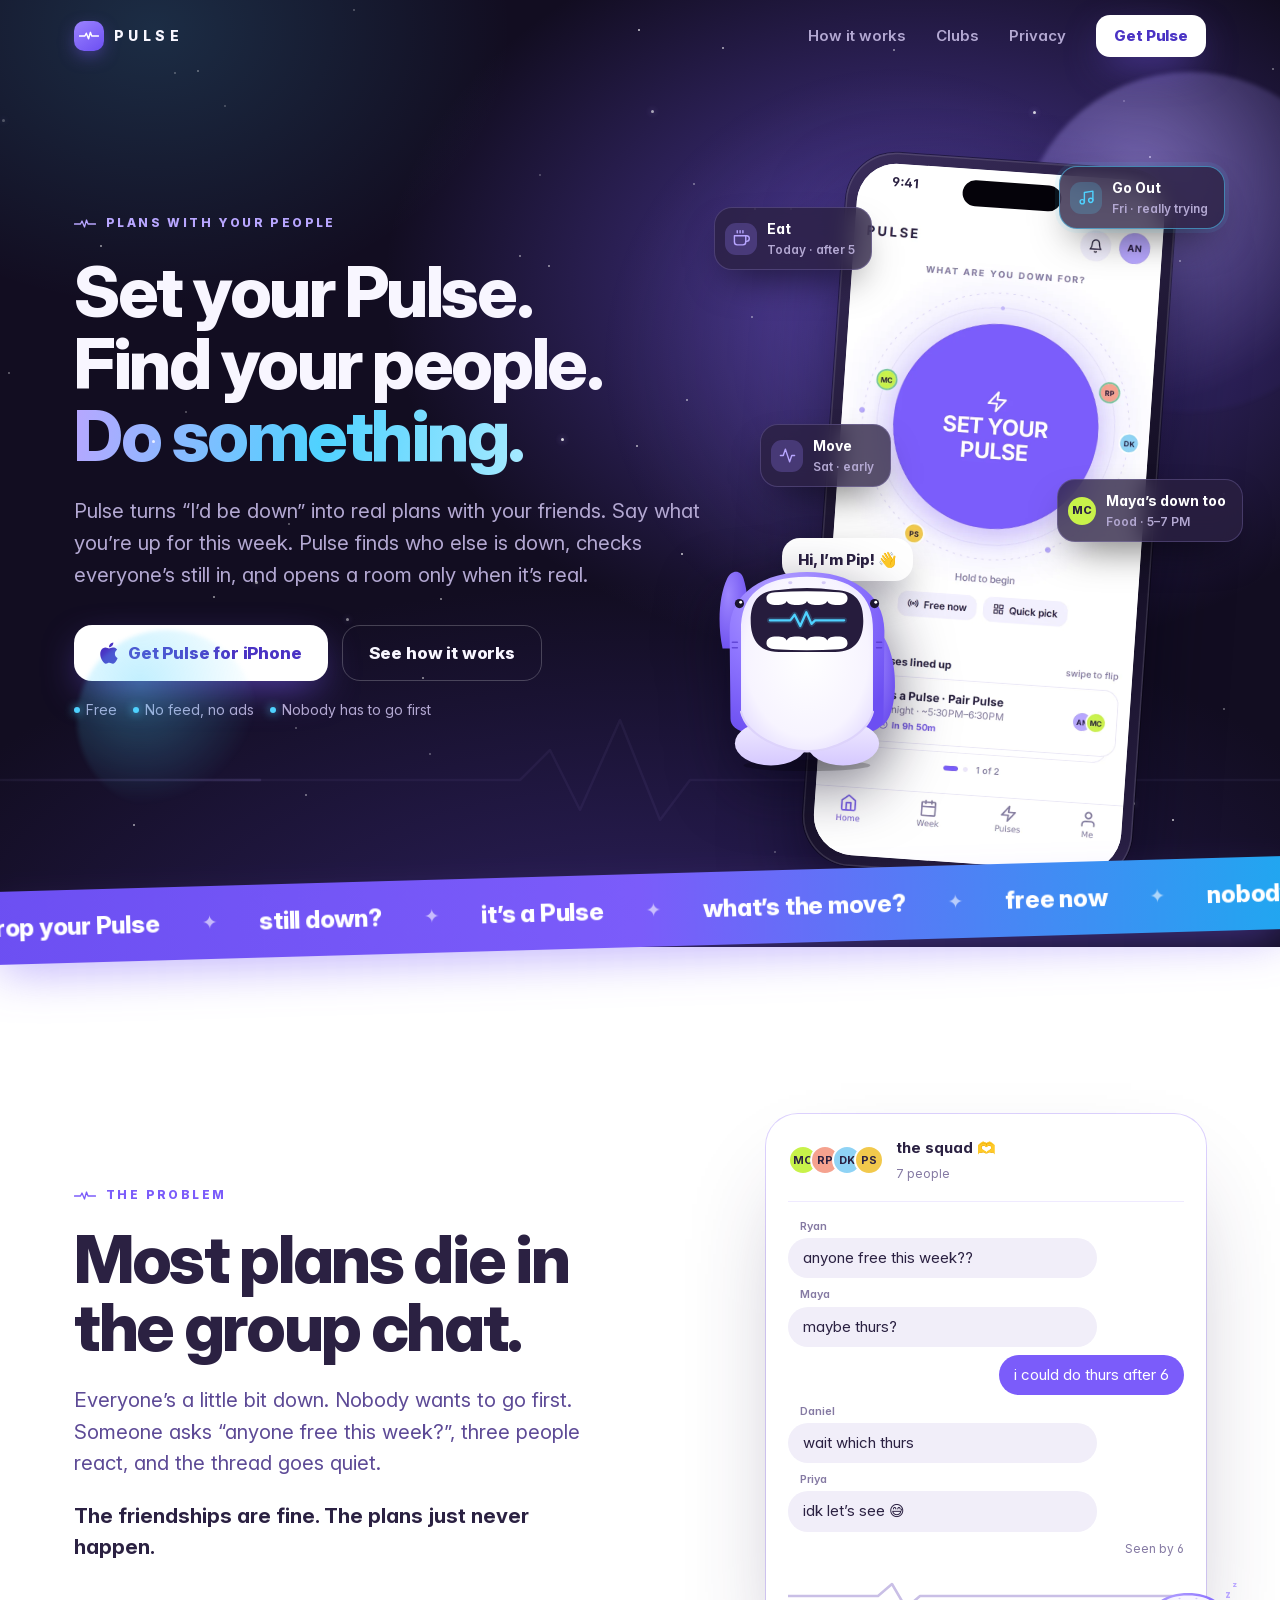
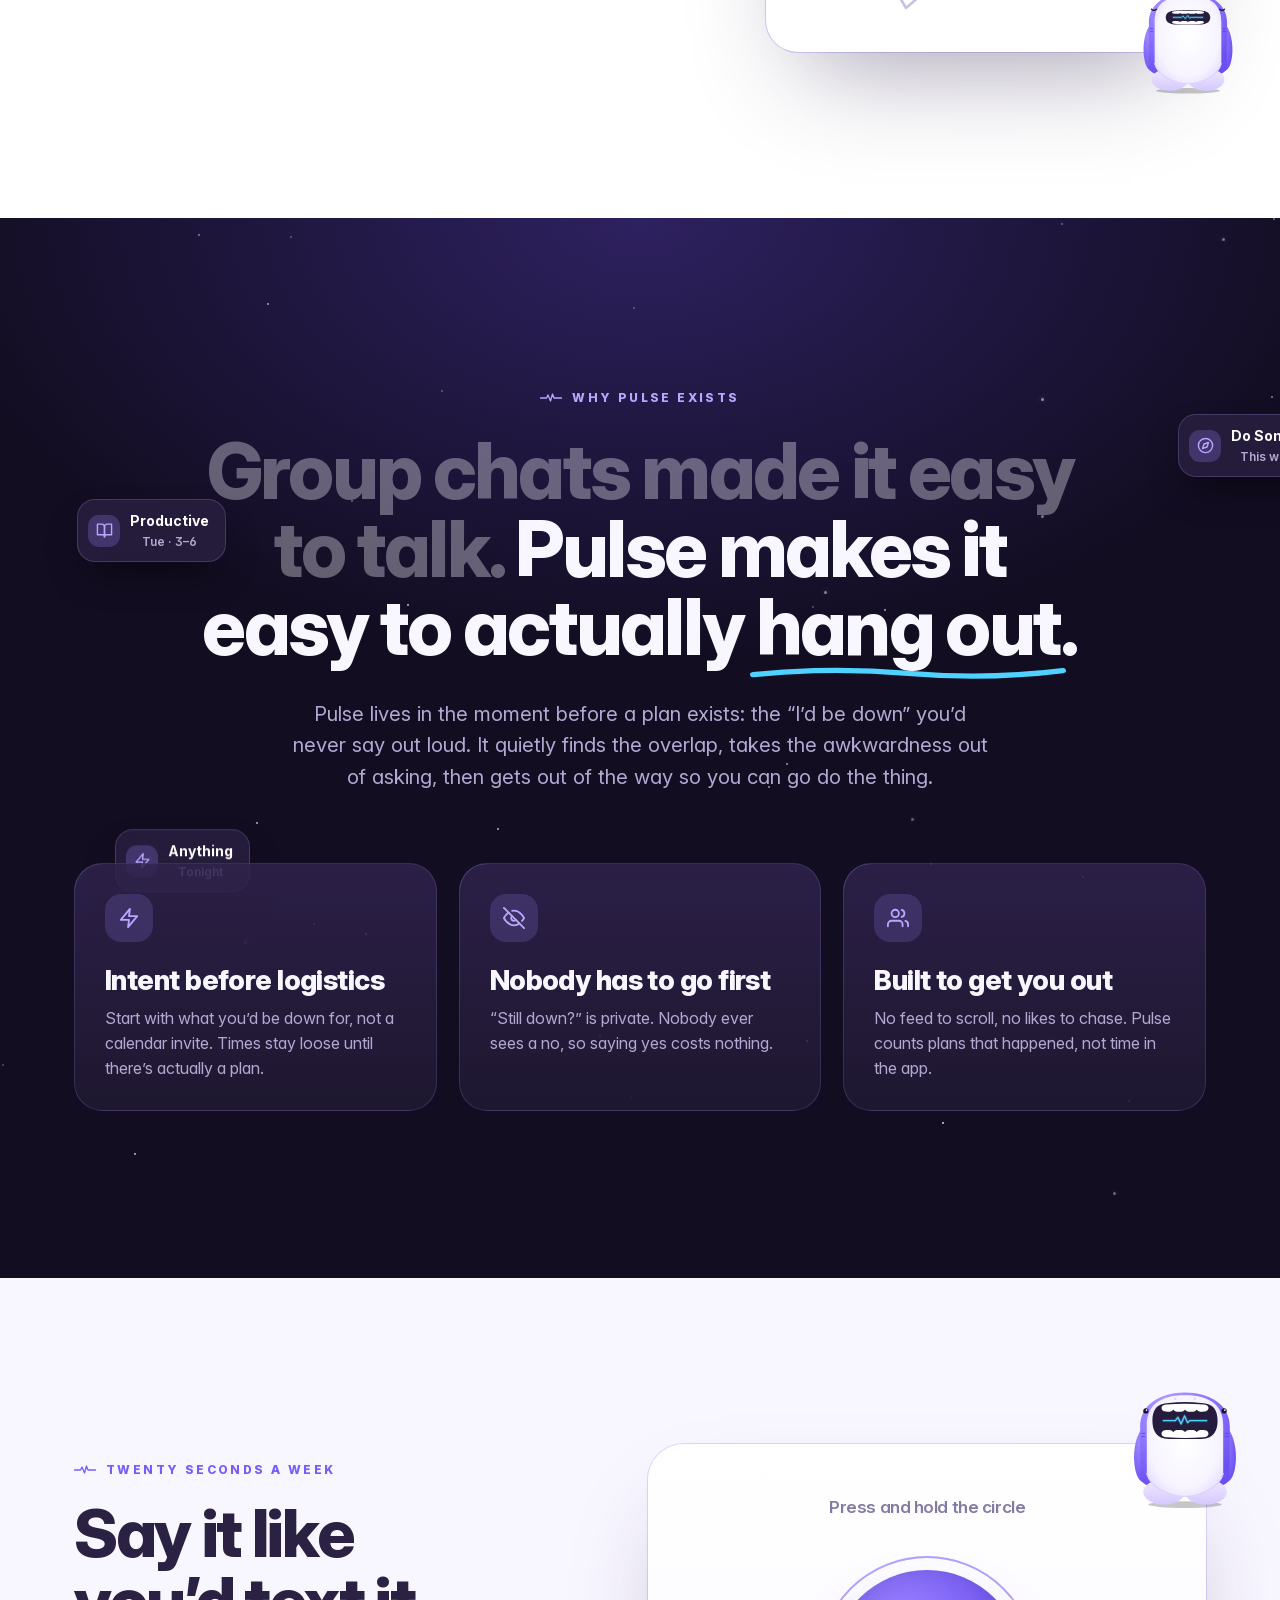
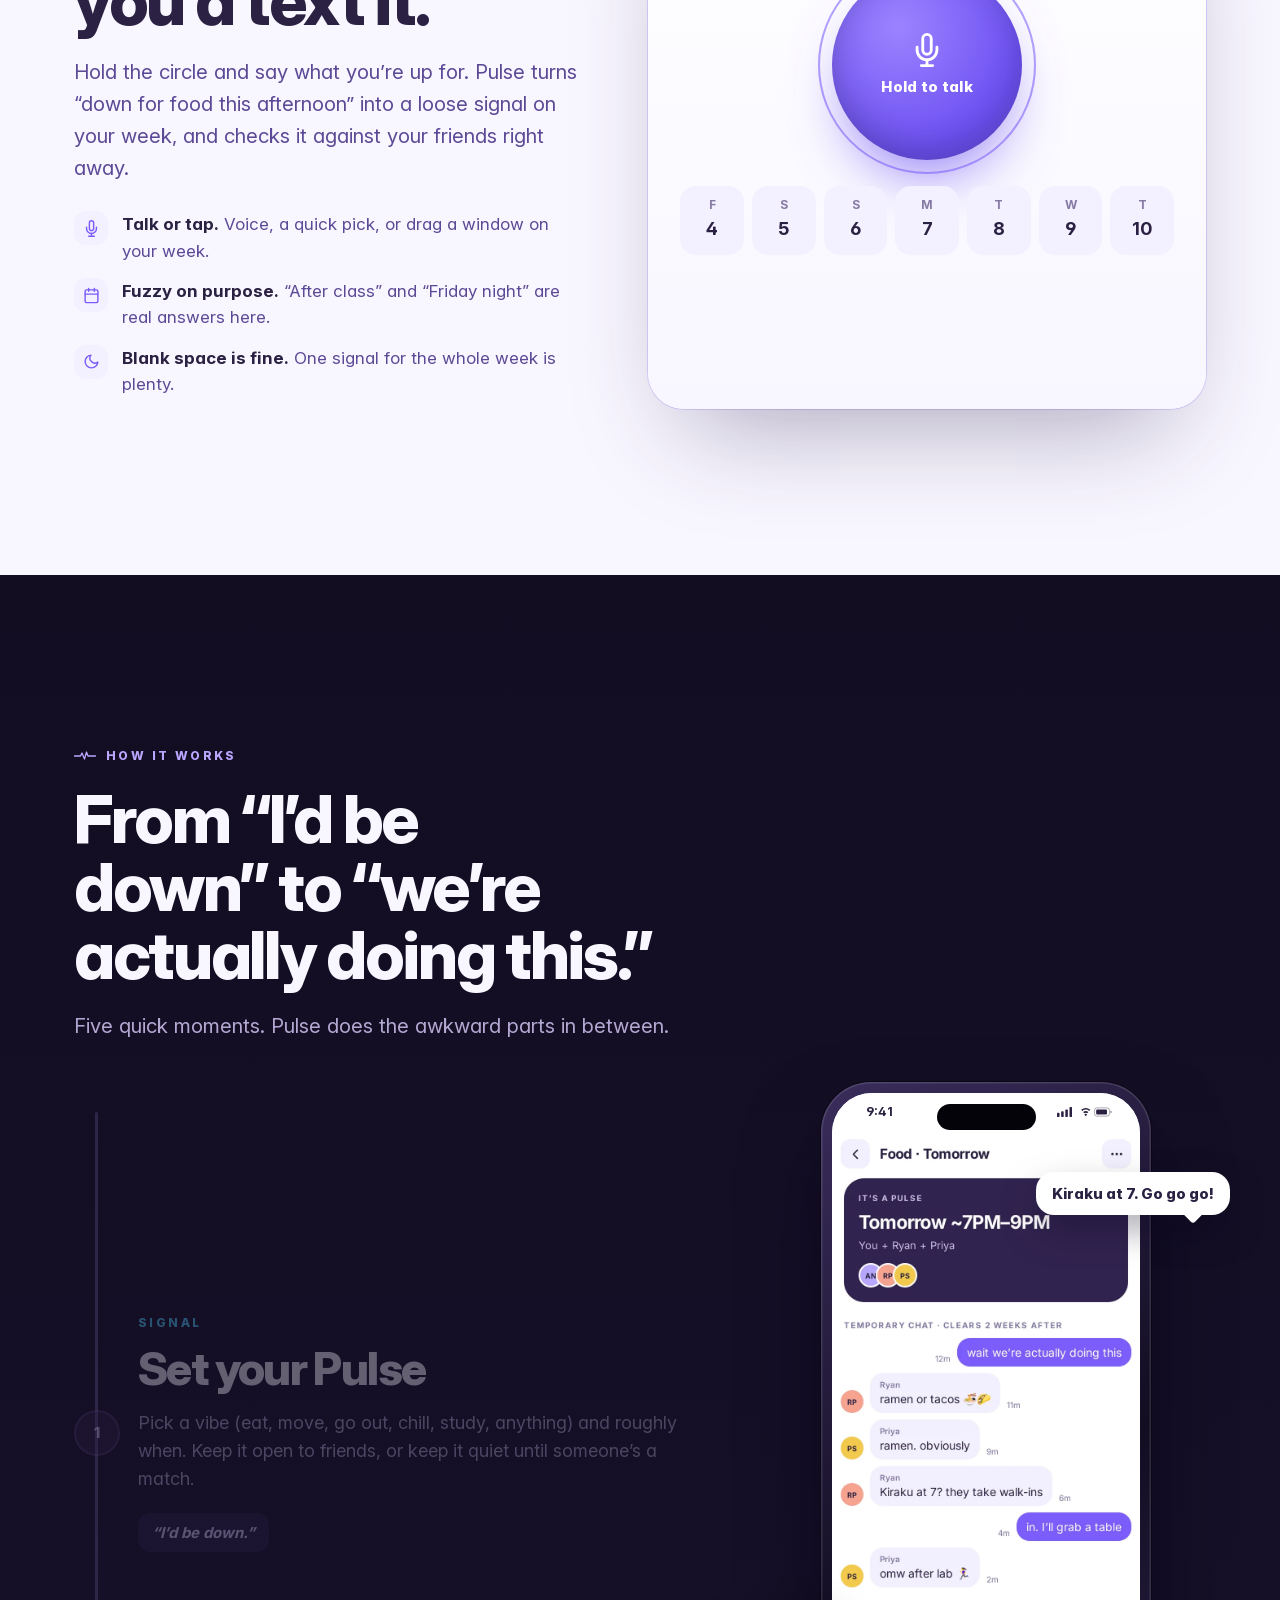
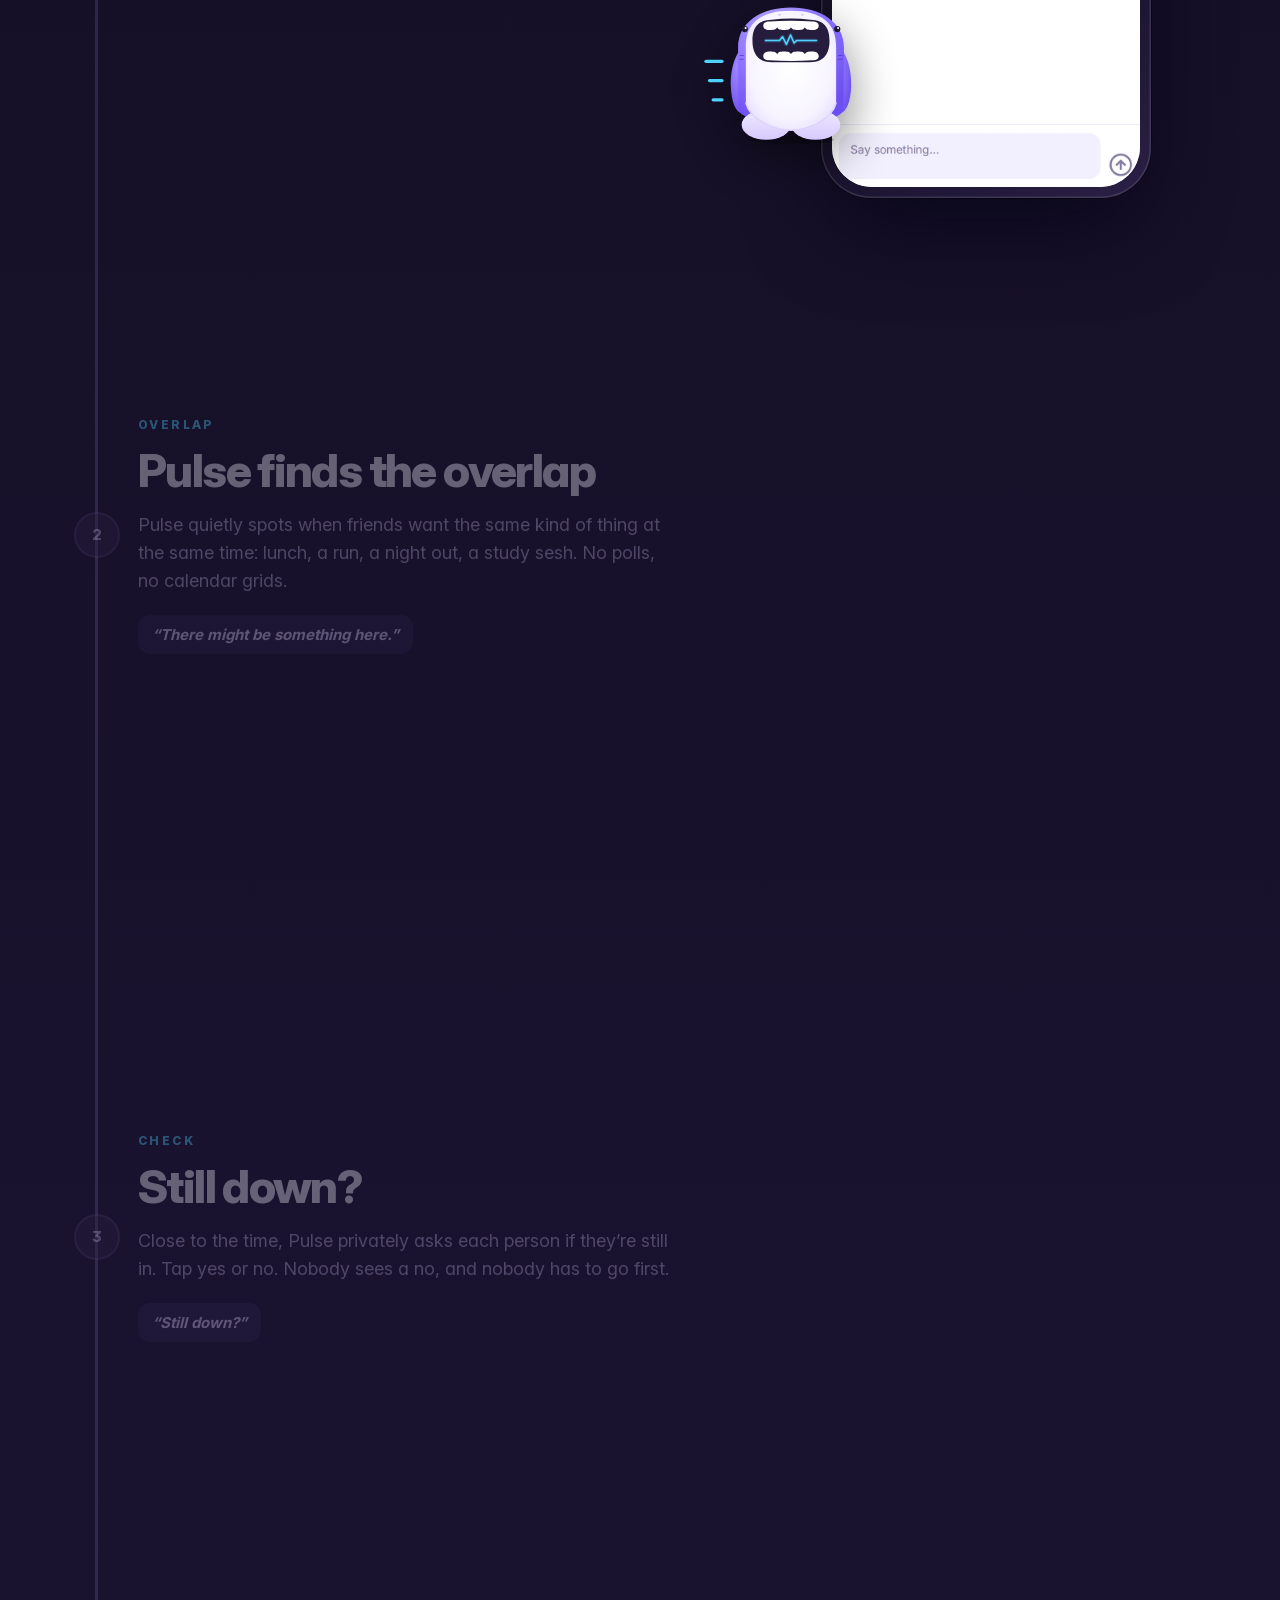
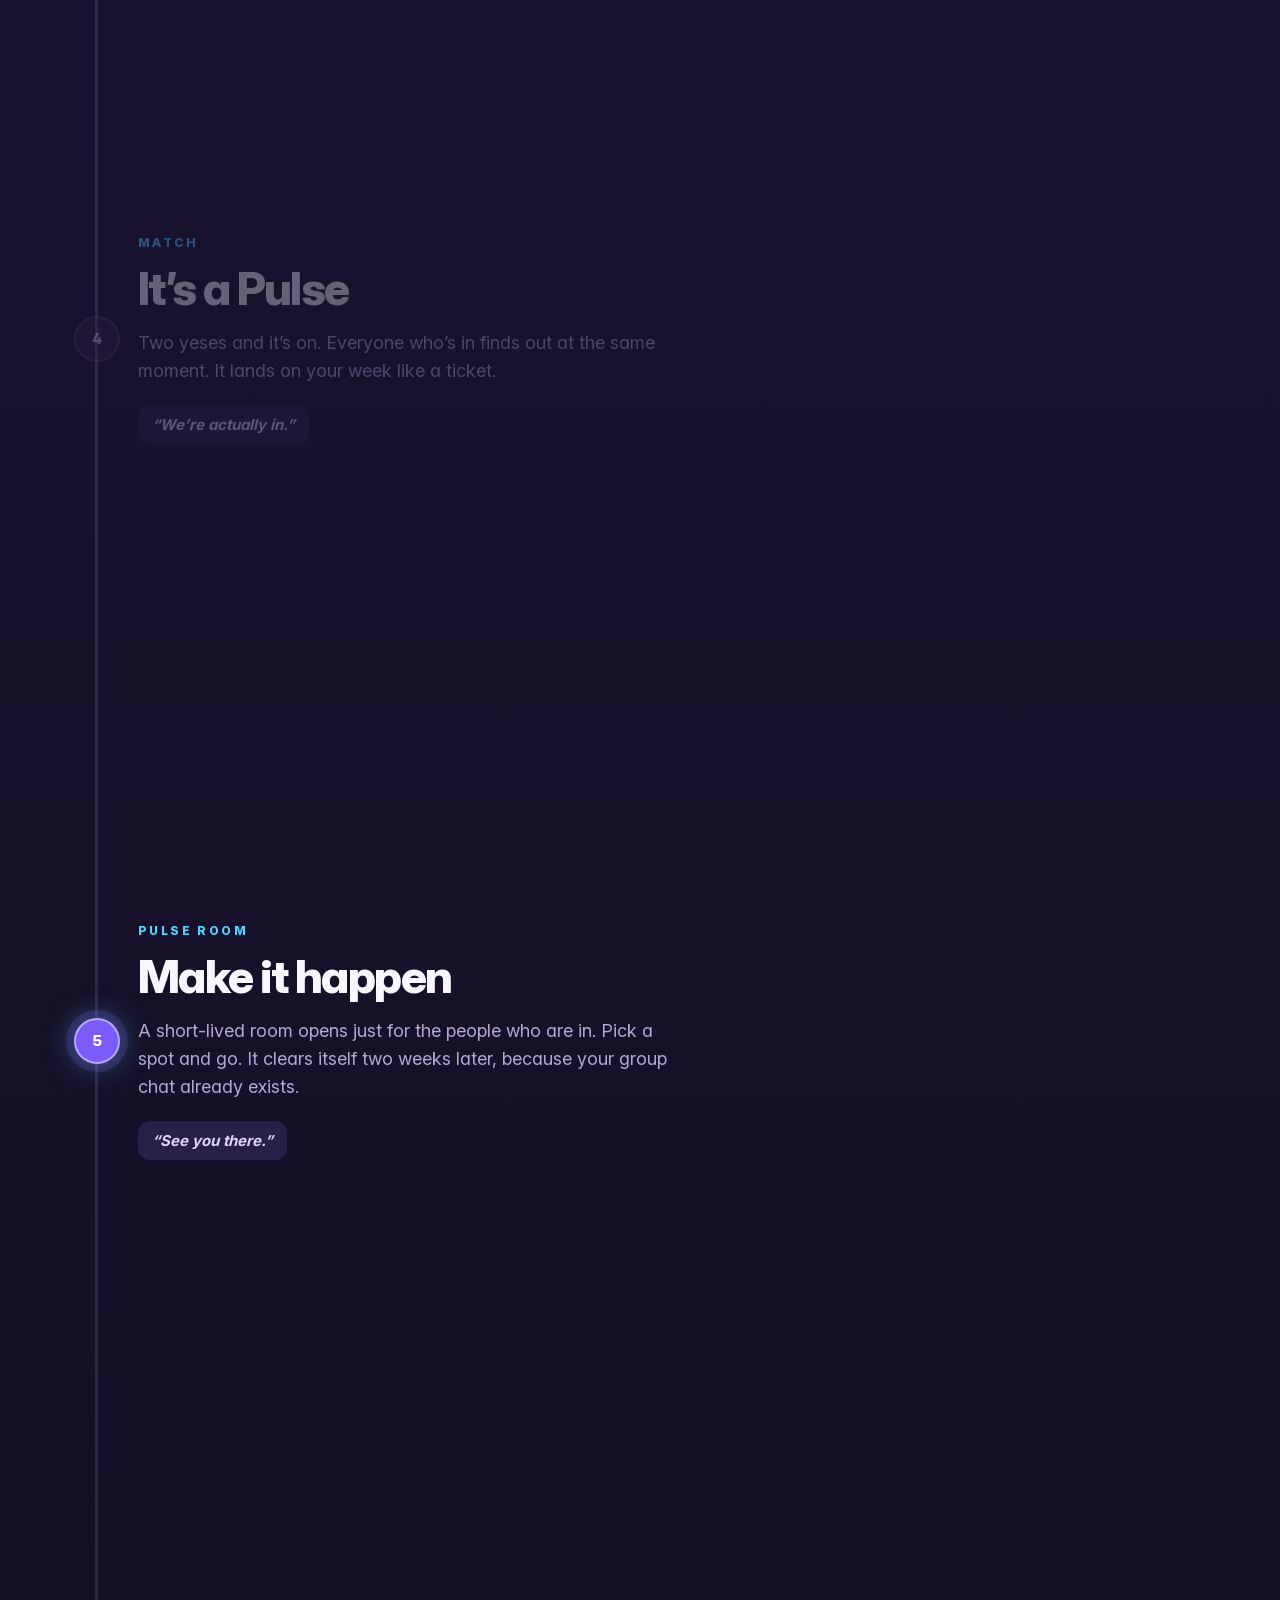
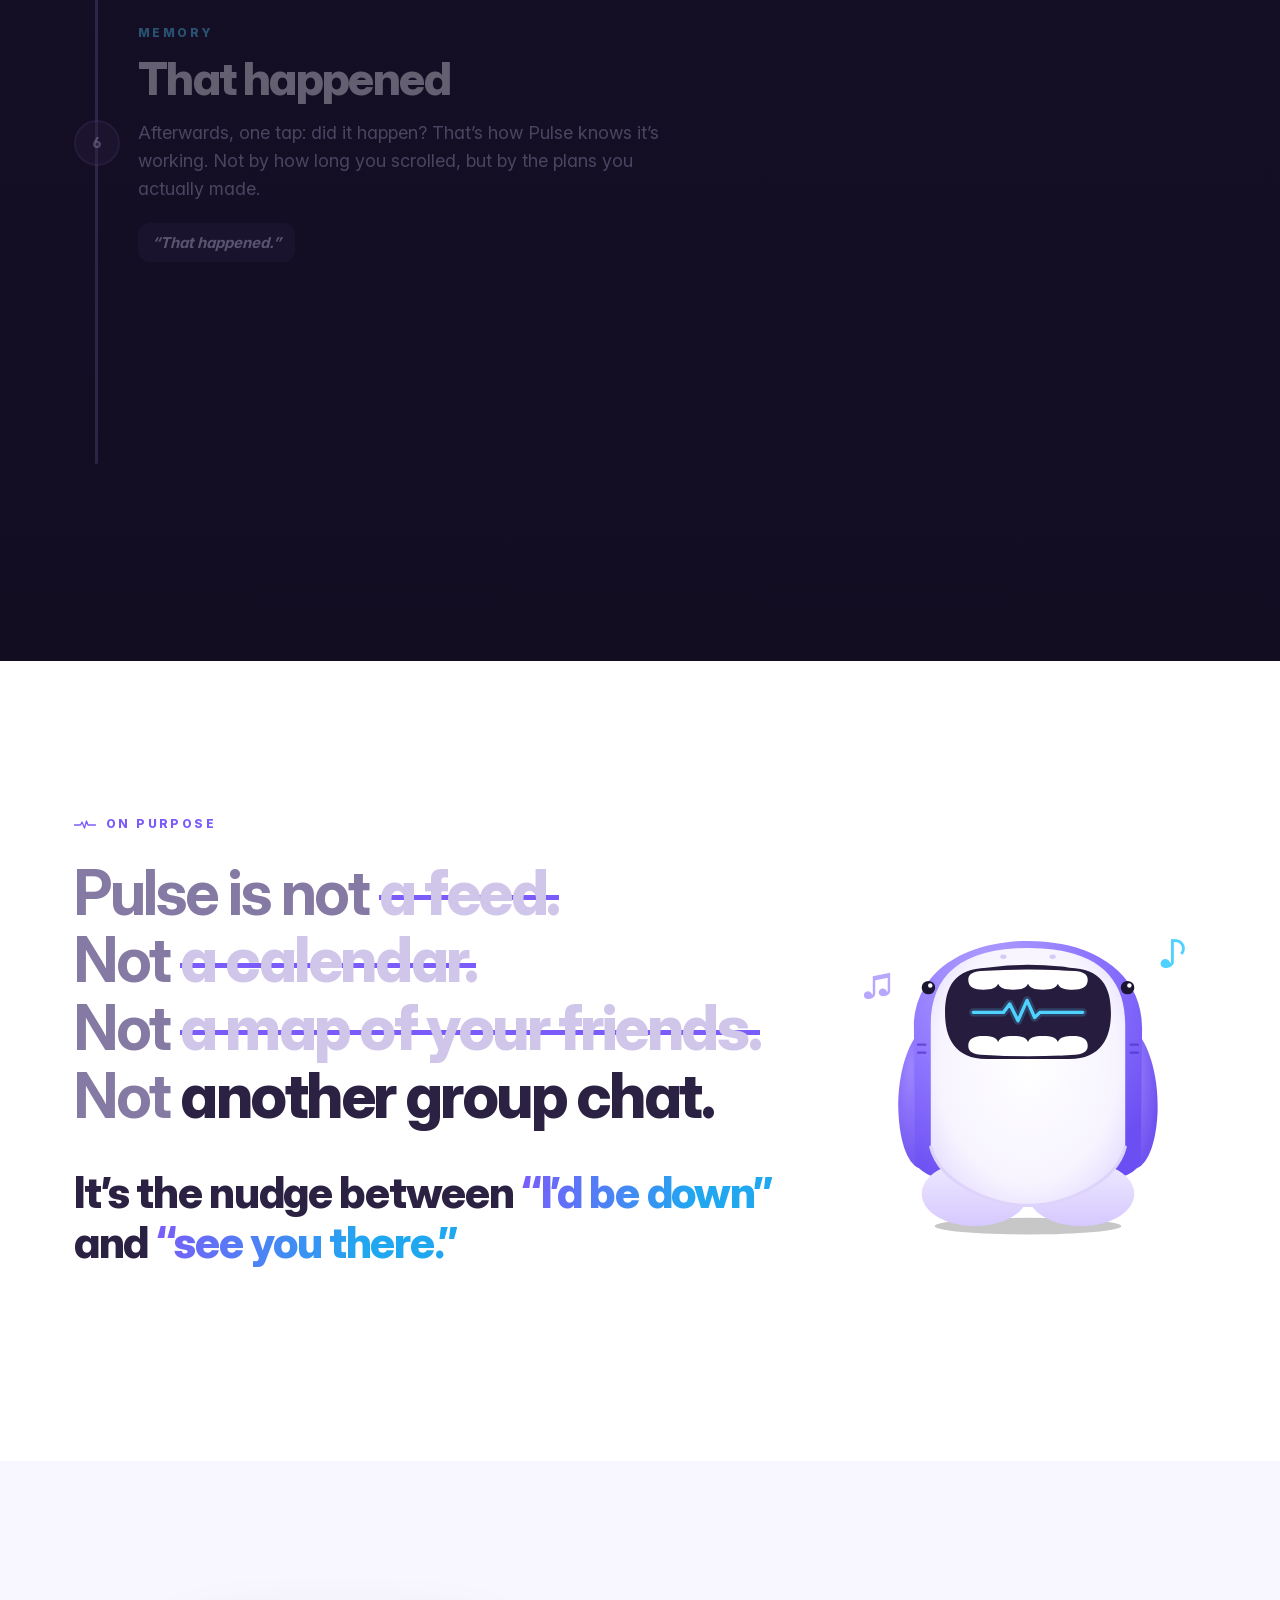
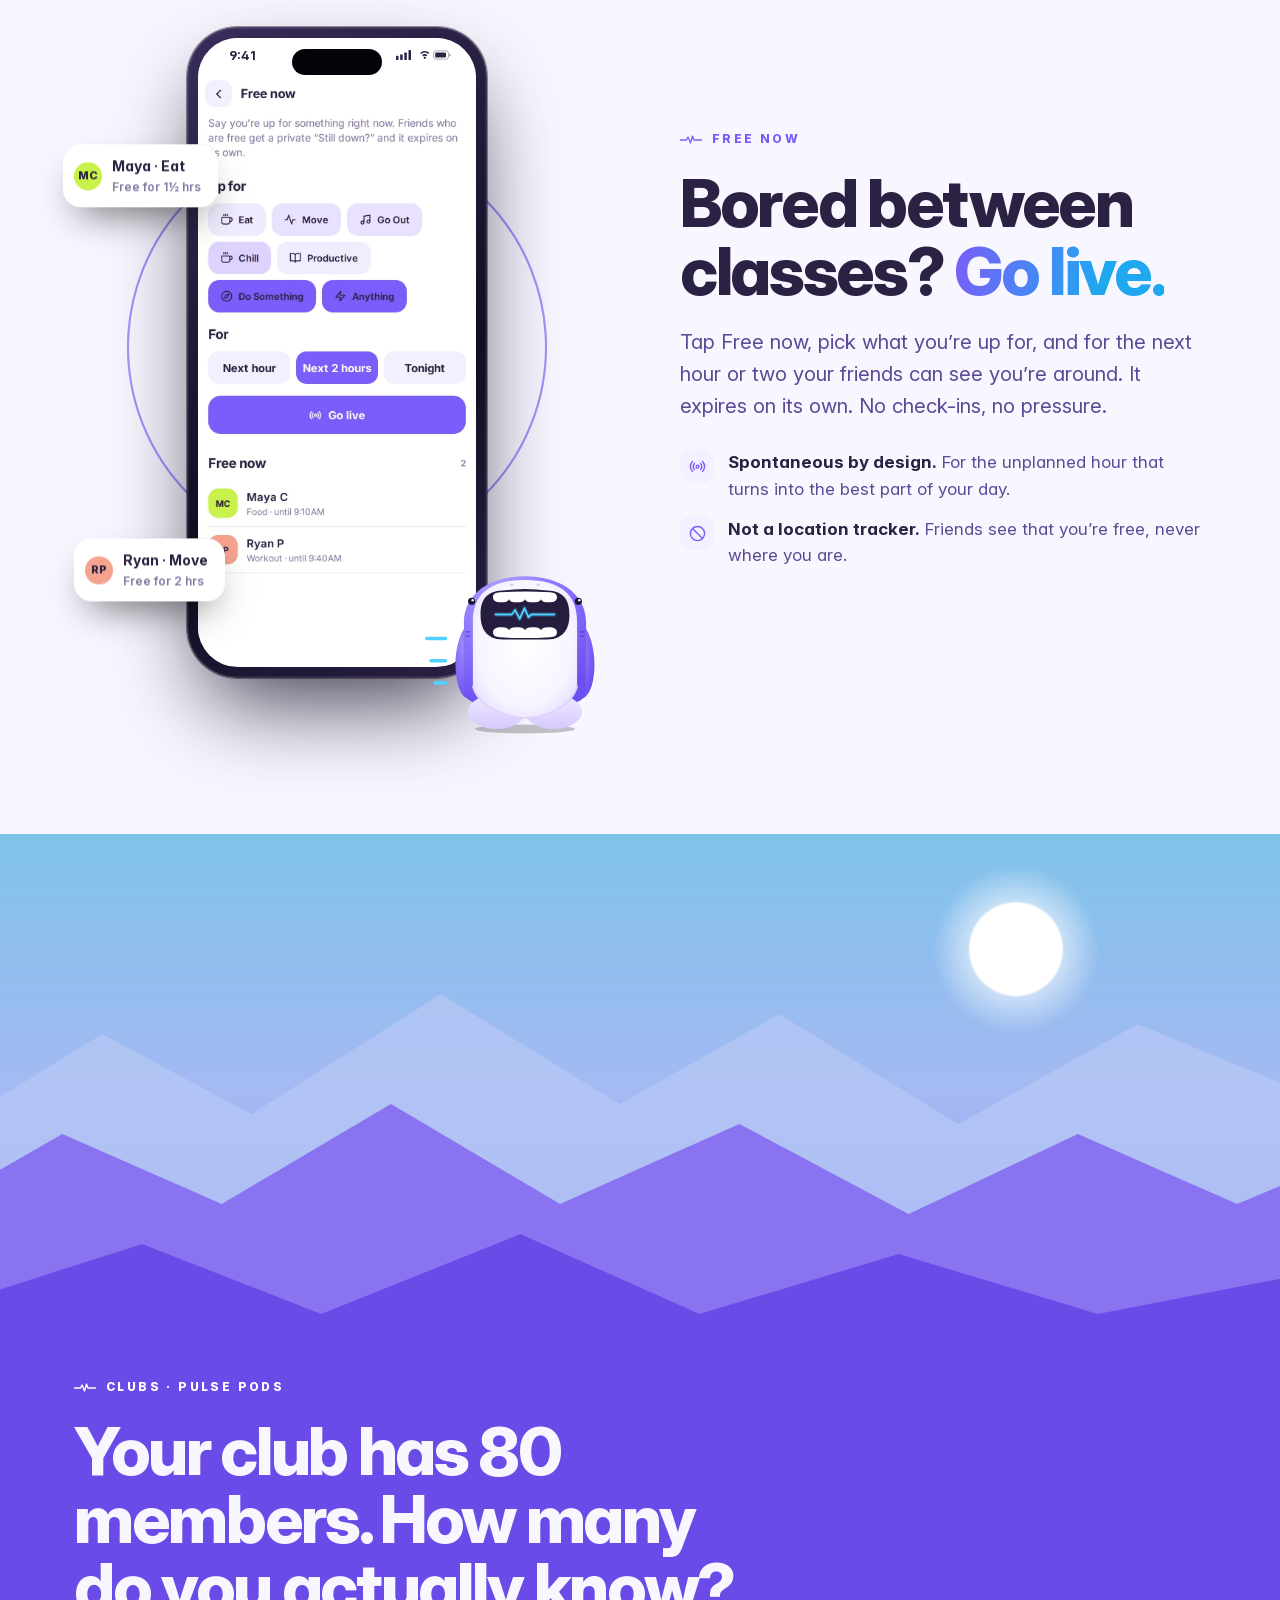
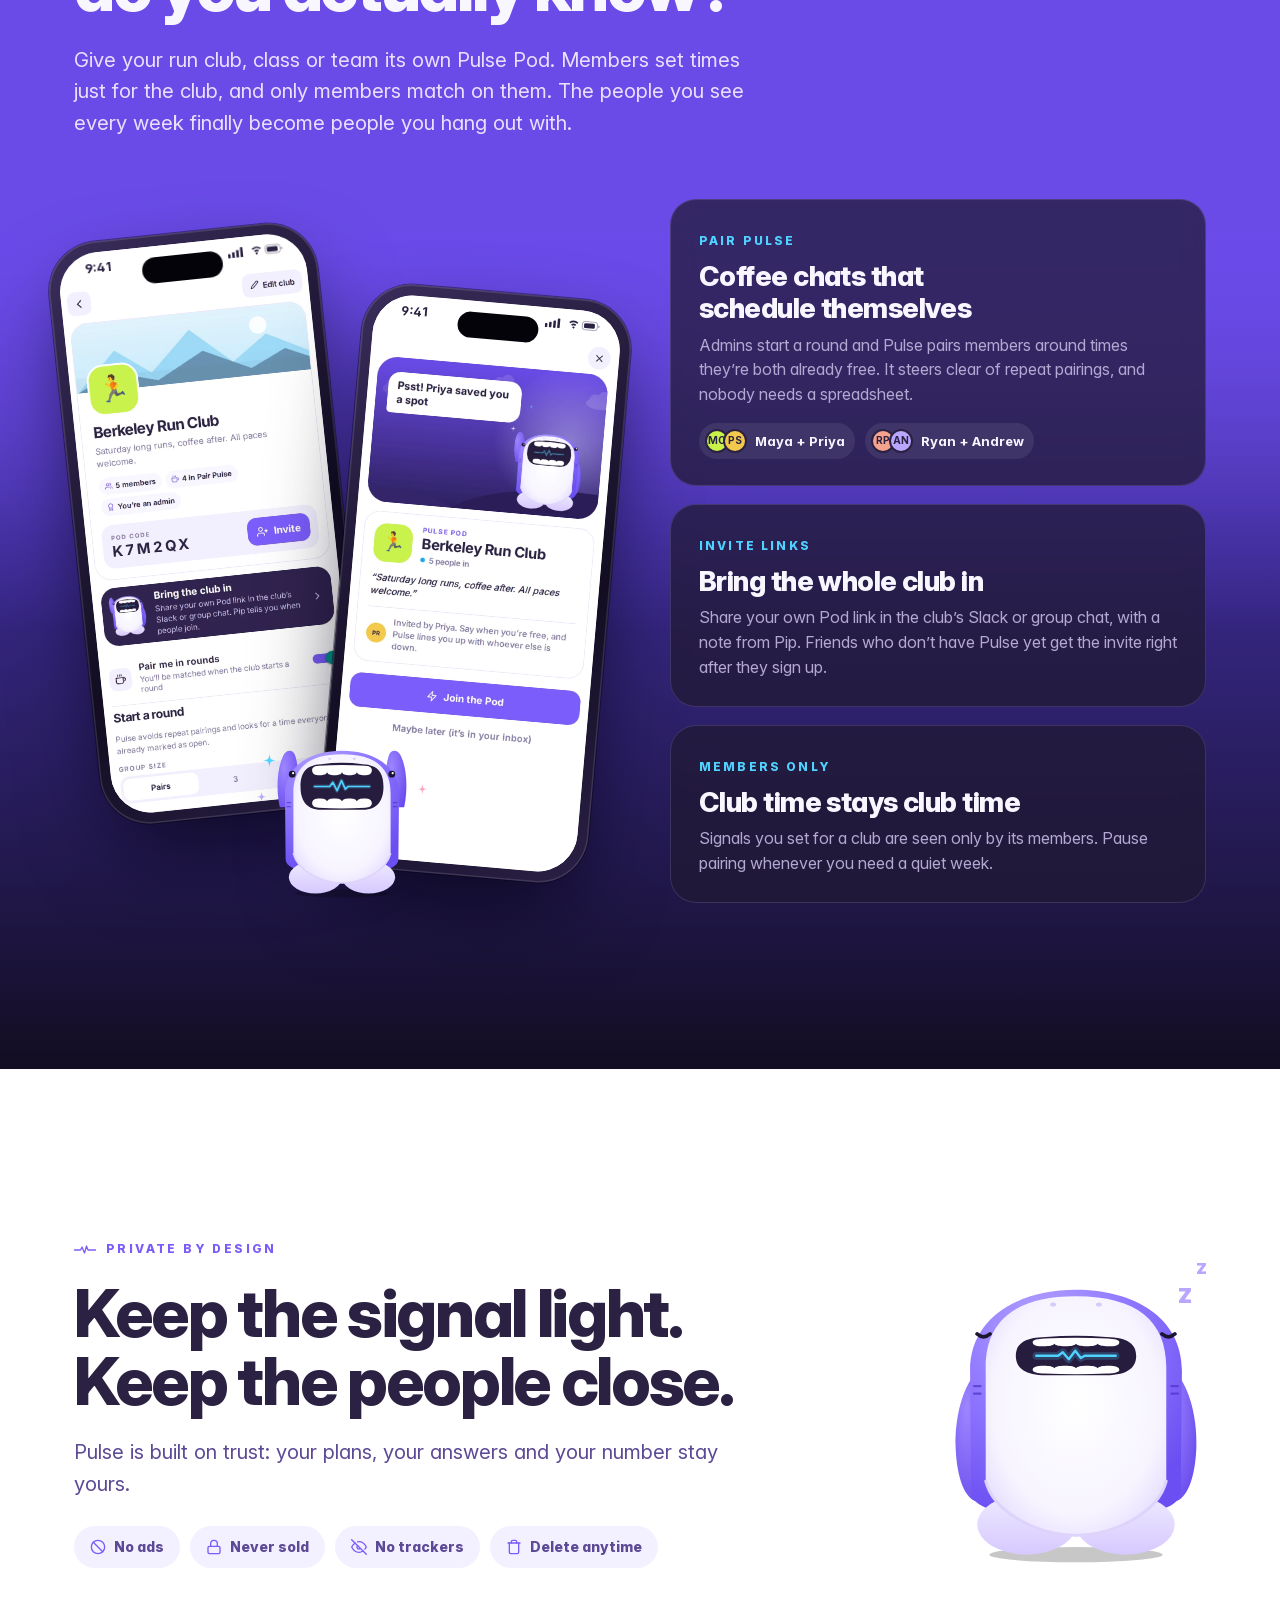
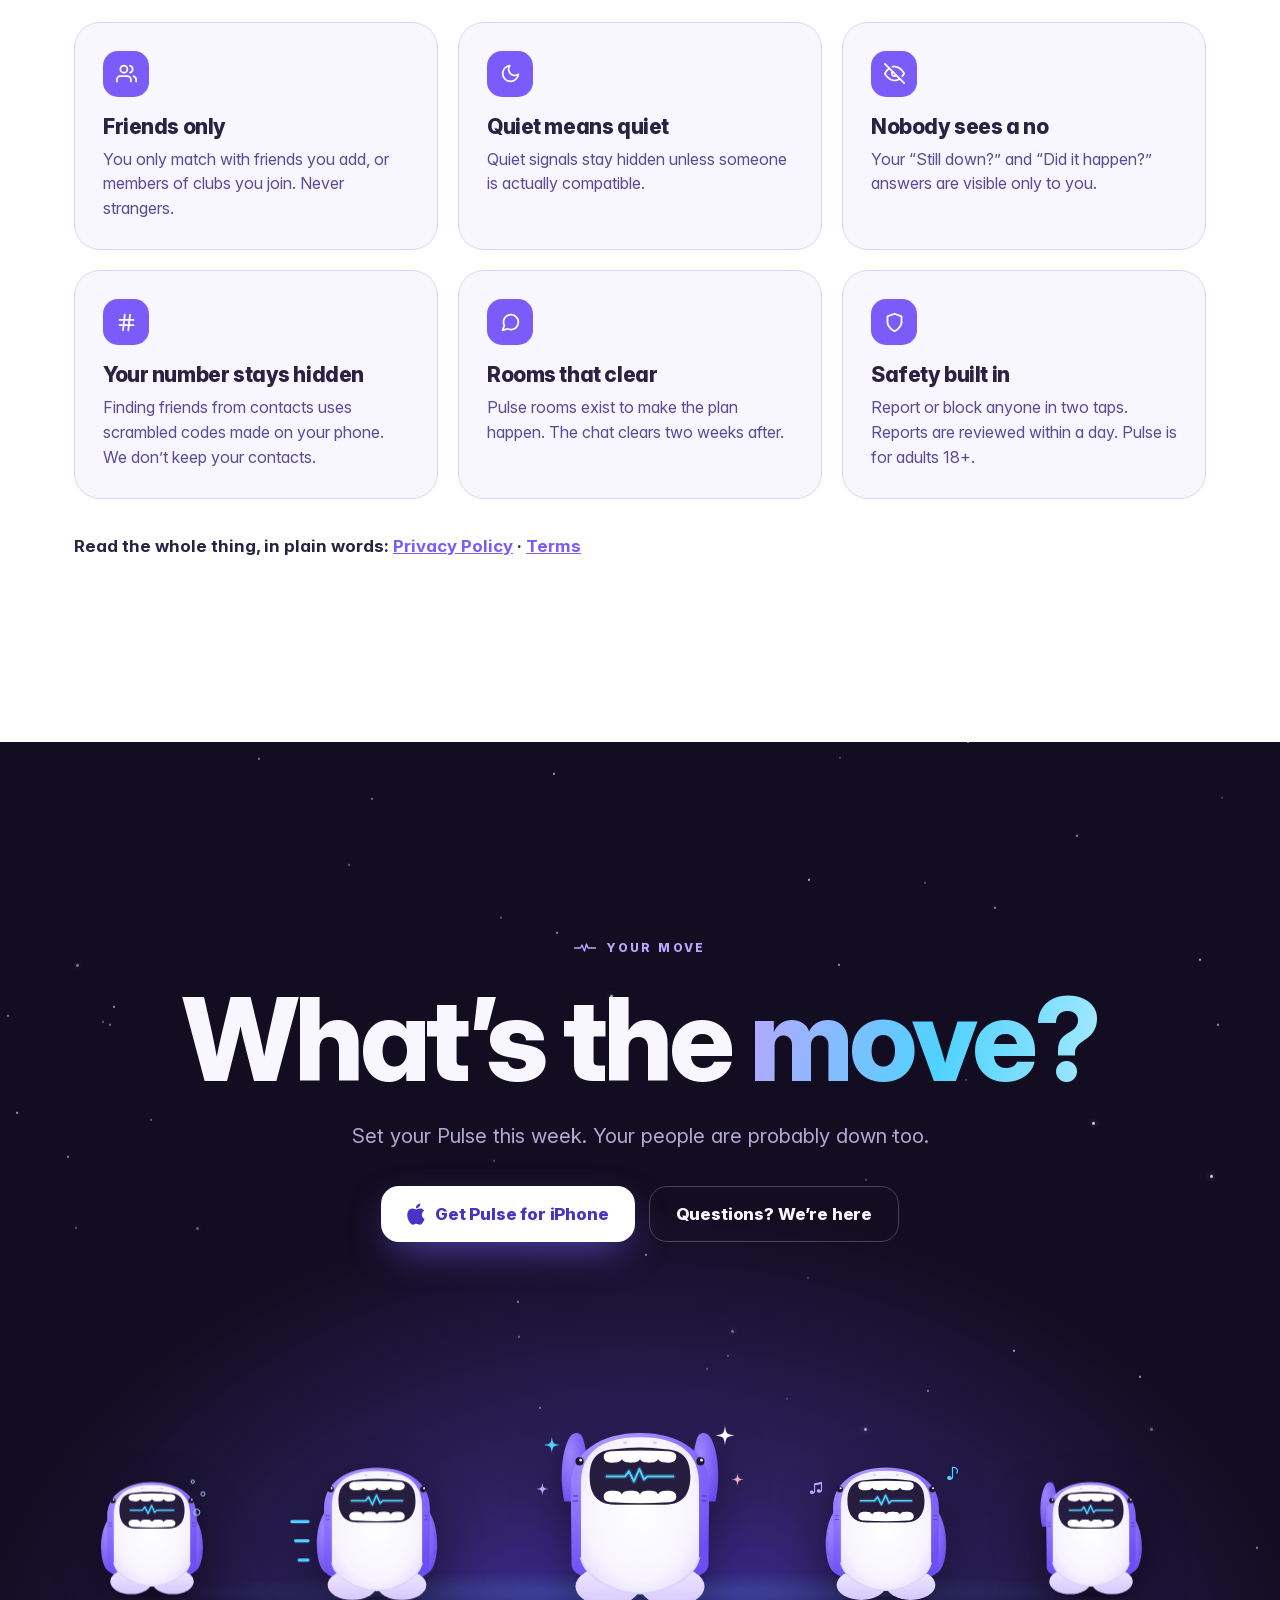
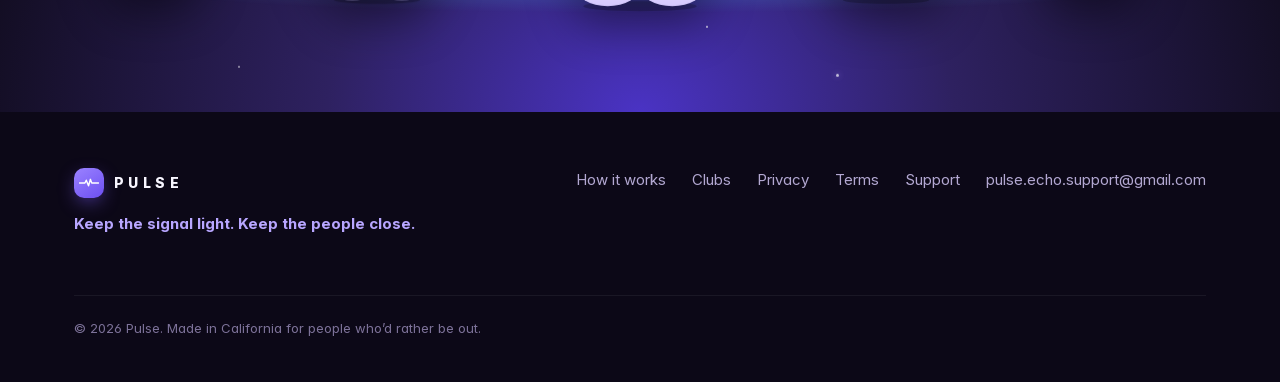
<file: index.html>
<!doctype html>
<html lang="en">
<head>
<meta charset="utf-8">
<meta name="viewport" content="width=device-width, initial-scale=1, viewport-fit=cover">
<title>Pulse · Set your Pulse. Find your people. Do something.</title>
<meta name="description" content="Pulse turns “I’d be down” into real plans with your friends. Say what you’re up for, Pulse finds who else is down, checks everyone’s still in, and opens a room only when it’s real.">
<meta name="theme-color" content="#120d21">
<meta property="og:type" content="website">
<meta property="og:site_name" content="Pulse">
<meta property="og:title" content="Pulse · Set your Pulse. Find your people. Do something.">
<meta property="og:description" content="Turn “I’d be down” into real plans with your friends. No feed, no group-chat chaos, nobody has to go first.">
<meta property="og:image" content="https://pulsefriends.github.io/pulse-app.github.io/og.png">
<meta property="og:image:width" content="1200">
<meta property="og:image:height" content="630">
<meta name="twitter:card" content="summary_large_image">
<link rel="icon" href="favicon.png">
<link rel="apple-touch-icon" href="favicon.png">
<link rel="preload" href="fonts/InterVariable.woff2" as="font" type="font/woff2" crossorigin>
<link rel="stylesheet" href="site.css?v=muohyvvu">
</head>
<body>

<svg width="0" height="0" style="position:absolute" aria-hidden="true">
  <defs>
    <linearGradient id="beatGrad" x1="0" x2="1" y1="0" y2="0"><stop offset="0" stop-color="#b8a6ff" stop-opacity="0"/><stop offset=".6" stop-color="#9b83ff"/><stop offset="1" stop-color="#4fd2ff"/></linearGradient>
  </defs>
</svg>

<header class="nav" id="nav">
  <div class="wrap">
    <a class="logo" href="#top" aria-label="Pulse home">
      <span class="logo-mark"><svg viewBox="0 0 44 20" fill="none" stroke="#fff" stroke-width="3.2" stroke-linecap="round" stroke-linejoin="round"><path d="M1 10h12l3-6 5 12 4-14 3 8h15"/></svg></span>
      PULSE
    </a>
    <nav class="nav-links" aria-label="Main">
      <a href="#how">How it works</a>
      <a href="#clubs">Clubs</a>
      <a href="#privacy">Privacy</a>
      <a class="btn btn-primary" href="https://apps.apple.com/app/id6816788315">Get Pulse</a>
    </nav>
  </div>
</header>

<main>

<section class="hero dark" id="top">
  <div class="hero-sky" data-depth="-0.15"></div>
  <div class="stars" data-stars="70" data-depth="-0.25"></div>
  <div class="glow-follow"></div>
  <div class="orb one" data-depth="0.3"></div>
  <div class="orb two" data-depth="-0.4"></div>
  <svg class="heartline" viewBox="0 0 1600 120" preserveAspectRatio="none" aria-hidden="true">
    <path class="base" d="M0 70 H520 L550 40 L580 100 L620 10 L660 110 L690 70 H1600"/>
    <path d="M0 70 H520 L550 40 L580 100 L620 10 L660 110 L690 70 H1600"/>
  </svg>

  <div class="wrap hero-grid">
    <div class="hero-copy">
      <span class="eyebrow reveal">Plans with your people</span>
      <h1 class="reveal d1">Set your Pulse.<br>Find your people.<br><span class="grad">Do something.</span></h1>
      <p class="lede reveal d2">Pulse turns “I’d be down” into real plans with your friends. Say what you’re up for this week. Pulse finds who else is down, checks everyone’s still in, and opens a room only when it’s real.</p>
      <div class="cta reveal d3">
        <a class="btn btn-primary" href="https://apps.apple.com/app/id6816788315"><svg class="apple" viewBox="0 0 17 21" fill="currentColor" aria-hidden="true"><path d="M14.1 11.2c0-2.6 2.1-3.8 2.2-3.9-1.2-1.8-3.1-2-3.8-2-1.6-.2-3.1.9-3.9.9-.8 0-2-.9-3.4-.9-1.7 0-3.3 1-4.2 2.6-1.8 3.1-.5 7.7 1.3 10.2.9 1.2 1.9 2.6 3.2 2.6 1.3-.1 1.8-.8 3.3-.8 1.6 0 2 .8 3.4.8 1.4 0 2.3-1.3 3.1-2.5 1-1.4 1.4-2.8 1.4-2.9 0 0-2.6-1-2.6-4.1zM11.6 3.6c.7-.9 1.2-2 1-3.2-1 0-2.3.7-3 1.6-.7.8-1.2 2-1.1 3.1 1.2.1 2.3-.6 3.1-1.5z"/></svg> Get Pulse for iPhone</a>
        <a class="btn btn-ghost" href="#how">See how it works</a>
      </div>
      <div class="fine reveal d3"><span>Free</span><span>No feed, no ads</span><span>Nobody has to go first</span></div>
    </div>

    <div class="hero-stage" aria-hidden="true">
      <div class="layer" data-depth="0.12"><div class="layer float" style="animation-duration:7s"><div class="phone big"><div class="screen-wrap"><div class="status"><span>9:41</span><svg viewBox="0 0 66 12" fill="currentColor" aria-hidden="true"><rect x="0" y="7" width="3" height="5" rx="1"/><rect x="5" y="5" width="3" height="7" rx="1"/><rect x="10" y="3" width="3" height="9" rx="1"/><rect x="15" y="0" width="3" height="12" rx="1"/><path d="M29 3.2a9 9 0 0 1 11 0l-1.3 1.5a7 7 0 0 0-8.4 0zM31.4 6a5 5 0 0 1 6.2 0l-1.3 1.5a3 3 0 0 0-3.6 0zM34.5 11l-1.7-1.9a2.4 2.4 0 0 1 3.4 0z"/><rect x="45" y="1" width="18" height="10" rx="3" fill="none" stroke="currentColor" stroke-opacity=".45"/><rect x="47" y="3" width="13" height="6" rx="1.5"/><rect x="64" y="4.5" width="1.6" height="3" rx=".8" fill-opacity=".45"/></svg></div><img class="shot " src="img/site-home.webp" alt="Pulse home screen: hold the circle to set your Pulse, with friends who are down lining up around it" width="786" height="1610" decoding="async"></div></div></div></div>
      <div class="m-hide" data-depth="0.5" style="position:absolute;left:-6%;top:12%"><div class="chip float" style="position:static">
        <span class="ic"><svg viewBox="0 0 24 24" fill="none" stroke="currentColor" stroke-width="2" stroke-linecap="round" stroke-linejoin="round" aria-hidden="true"><path d="M18 8h1a4 4 0 0 1 0 8h-1"/><path d="M2 8h16v9a4 4 0 0 1-4 4H6a4 4 0 0 1-4-4V8z"/><line x1="6" y1="1" x2="6" y2="4"/><line x1="10" y1="1" x2="10" y2="4"/><line x1="14" y1="1" x2="14" y2="4"/></svg></span><span>Eat<small>Today · after 5</small></span></div></div>
      <div data-depth="0.8" style="position:absolute;right:-4%;top:6%"><div class="chip strong float" style="position:static;animation-delay:-2s">
        <span class="ic"><svg viewBox="0 0 24 24" fill="none" stroke="currentColor" stroke-width="2" stroke-linecap="round" stroke-linejoin="round" aria-hidden="true"><path d="M9 18V5l12-2v13"/><circle cx="6" cy="18" r="3"/><circle cx="18" cy="16" r="3"/></svg></span><span>Go Out<small>Fri · really trying</small></span></div></div>
      <div data-depth="0.35" style="position:absolute;right:-8%;top:52%"><div class="chip float" style="position:static;animation-delay:-4s">
        <span class="av" style="background:#c8f24a">MC</span><span>Maya’s down too<small>Food · 5–7 PM</small></span></div></div>
      <div class="m-hide" data-depth="0.65" style="position:absolute;left:4%;top:44%"><div class="chip float" style="position:static;animation-delay:-1s">
        <span class="ic"><svg viewBox="0 0 24 24" fill="none" stroke="currentColor" stroke-width="2" stroke-linecap="round" stroke-linejoin="round" aria-hidden="true"><polyline points="22 12 18 12 15 21 9 3 6 12 2 12"/></svg></span><span>Move<small>Sat · early</small></span></div></div>
      <div class="hero-pip" data-depth="0.9">
        <div class="bubble">Hi, I’m Pip! 👋</div>
        <svg class="pip pip-wave" viewBox="-4 -4 108 120" xmlns="http://www.w3.org/2000/svg" role="img" aria-label="Pip, the Pulse shark, waving hello">
<defs>
<radialGradient id="pp1b" cx="35%" cy="18%" r="85%"><stop offset="0" stop-color="#b7a6ff"/><stop offset=".5" stop-color="#8f76ff"/><stop offset="1" stop-color="#6c4ff2"/></radialGradient>
<radialGradient id="pp1w" cx="50%" cy="45%" r="62%"><stop offset="0" stop-color="#ffffff"/><stop offset=".75" stop-color="#f7f4ff"/><stop offset="1" stop-color="#e6dfff"/></radialGradient>
<linearGradient id="pp1f" x1="0" y1="0" x2="0" y2="1"><stop offset="0" stop-color="#efeaff"/><stop offset="1" stop-color="#d6c9ff"/></linearGradient>
<radialGradient id="pp1n" cx="30%" cy="30%" r="90%"><stop offset="0" stop-color="#9d86ff"/><stop offset="1" stop-color="#6547ec"/></radialGradient>
</defs>
<ellipse class="pip-shadow" cx="50" cy="110.5" rx="36" ry="3.2" fill="#000" opacity=".22"/>
<g class="pip-all">
<path class="pip-fin-l" d="M2 44 C-1 30 0 14 4.5 4.5 C7 -1 12.5 -1 14 4.5 C17 14 17.5 30 16 44 Z" fill="url(#pp1n)"/><path class="pip-fin-r" d="M89 33 C96 37 100.5 52 100 66 C99.5 79 96 87.5 91 88.5 C86 89.5 84 84 84 72 C84 56 83.5 40 89 33 Z" fill="url(#pp1n)"/>
<path d="M6 34 C6 12 26 0.5 50 0.5 C74 0.5 94 12 94 34 L93.5 84 C93.5 92 80 95 50 95 C20 95 6.5 92 6.5 84 Z" fill="url(#pp1b)"/>
<path d="M7.6 40.5 H10.4 M7.6 43.6 H10.4 M89.6 40.5 H92.4 M89.6 43.6 H92.4" stroke="#4f33c8" stroke-width=".9" stroke-linecap="round" opacity=".7"/>
<ellipse class="pip-foot-l" cx="29.5" cy="98" rx="20.5" ry="12.5" fill="url(#pp1f)"/>
<ellipse class="pip-foot-r" cx="70.5" cy="98" rx="20.5" ry="12.5" fill="url(#pp1f)"/>
<path d="M12.5 34 C12 14 24 3.2 50 3.2 C76 3.2 88 14 87.5 34 L87.5 80 C84 94 64 102.5 50 102.5 C36 102.5 16 94 12.5 80 Z" fill="url(#pp1w)"/>
<path d="M12.5 80 C16 94 36 102.5 50 102.5 C64 102.5 84 94 87.5 80" stroke="#ddd3fb" stroke-width="1.2" fill="none" stroke-linecap="round"/>
<ellipse cx="40.5" cy="6.6" rx="1.2" ry=".85" fill="#d5cbf7"/><ellipse cx="59.5" cy="6.6" rx="1.2" ry=".85" fill="#d5cbf7"/>
<path d="M34 10.8 Q50 8.51 66 10.8 C78.16 11.21 82 17.95 82 28.25 C82 37.84 78.16 46 66 46 L34 46 C21.84 46 18 37.84 18 28.25 C18 17.95 21.84 11.21 34 10.8 Z" fill="#261c3d"/>
<g class="pip-beat"><path d="M28.88 28.04 H40.53 L42.96 24.84 L46.16 31.23 L49.62 23.42 L52.56 30.03 L54.61 28.04 H71.12" stroke="#4fd2ff" stroke-width="3.2" fill="none" stroke-linecap="round" stroke-linejoin="round" opacity=".2"/><path d="M28.88 28.04 H40.53 L42.96 24.84 L46.16 31.23 L49.62 23.42 L52.56 30.03 L54.61 28.04 H71.12" stroke="#4fd2ff" stroke-width="1.3" fill="none" stroke-linecap="round" stroke-linejoin="round"/></g>
<path d="M26.96 15.47 C26.96 13.28 28.96 12.25 31.96 12.1 Q50 10.89 68.04 12.1 C71.04 12.25 73.04 13.28 73.04 15.47 C73.04 18.35 70.74 19.3 67.28 19.3 C63.82 19.3 62.32 18.74 61.52 17.03 C60.72 18.74 59.22 19.3 55.76 19.3 C52.3 19.3 50.8 18.74 50 17.03 C49.2 18.74 47.7 19.3 44.24 19.3 C40.78 19.3 39.28 18.74 38.48 17.03 C37.68 18.74 36.18 19.3 32.72 19.3 C29.26 19.3 26.96 18.35 26.96 15.47 Z" fill="#ffffff"/><path d="M26.96 41.03 C26.96 43.22 28.96 44.25 31.96 44.4 Q50 45.61 68.04 44.4 C71.04 44.25 73.04 43.22 73.04 41.03 C73.04 38.15 70.74 37.2 67.28 37.2 C63.82 37.2 62.32 37.76 61.52 39.47 C60.72 37.76 59.22 37.2 55.76 37.2 C52.3 37.2 50.8 37.76 50 39.47 C49.2 37.76 47.7 37.2 44.24 37.2 C40.78 37.2 39.28 37.76 38.48 39.47 C37.68 37.76 36.18 37.2 32.72 37.2 C29.26 37.2 26.96 38.15 26.96 41.03 Z" fill="#ffffff"/>
<g class="pip-eyes"><circle cx="11.6" cy="18.5" r="2.6" fill="#1b1530"/><circle cx="12.299999999999999" cy="17.7" r="0.85" fill="#fff"/><circle cx="88.4" cy="18.5" r="2.6" fill="#1b1530"/><circle cx="89.10000000000001" cy="17.7" r="0.85" fill="#fff"/></g>
</g>

</svg>
      </div>
    </div>
  </div>
</section>

<div class="ticker" aria-hidden="true">
  <div class="ticker-track">
    <span>drop your Pulse</span><span>still down?</span><span>it’s a Pulse</span><span>what’s the move?</span><span>free now</span><span>nobody sees a no</span><span>see you there</span>
    <span>drop your Pulse</span><span>still down?</span><span>it’s a Pulse</span><span>what’s the move?</span><span>free now</span><span>nobody sees a no</span><span>see you there</span>
  </div>
</div>

<section class="problem paper pad">
  <div class="wrap problem-grid">
    <div>
      <span class="eyebrow reveal">The problem</span>
      <h2 class="reveal d1">Most plans die in the group chat.</h2>
      <p class="lede reveal d2">Everyone’s a little bit down. Nobody wants to go first. Someone asks “anyone free this week?”, three people react, and the thread goes quiet.</p>
      <p class="lede reveal d3"><strong>The friendships are fine. The plans just never happen.</strong></p>
    </div>
    <div class="chat" id="chat" aria-label="A group chat where a plan fizzles out">
      <div class="chat-head">
        <div class="stack"><b style="background:#c8f24a">MC</b><b style="background:#f5a28f">RP</b><b style="background:#8fd3f5">DK</b><b style="background:#f2c94c">PS</b></div>
        <div><strong>the squad 🫶</strong><small>7 people</small></div>
      </div>
      <div class="msg" style="transition-delay:.1s"><small>Ryan</small><span>anyone free this week??</span></div>
      <div class="msg" style="transition-delay:.7s"><small>Maya</small><span>maybe thurs?</span></div>
      <div class="msg me" style="transition-delay:1.3s"><span>i could do thurs after 6</span></div>
      <div class="msg" style="transition-delay:1.9s"><small>Daniel</small><span>wait which thurs</span></div>
      <div class="msg" style="transition-delay:2.6s"><small>Priya</small><span>idk let’s see 😅</span></div>
      <div class="seen">Seen by 6</div>
      <svg class="flat" viewBox="0 0 400 40" preserveAspectRatio="none" aria-hidden="true"><path d="M0 20 H90 L104 8 L118 32 L132 20 H400"/></svg>
      <div class="snooze" aria-hidden="true"><svg class="pip pip-sleep" viewBox="-4 -4 108 120" xmlns="http://www.w3.org/2000/svg" aria-hidden="true" focusable="false">
<defs>
<radialGradient id="pp2b" cx="35%" cy="18%" r="85%"><stop offset="0" stop-color="#b7a6ff"/><stop offset=".5" stop-color="#8f76ff"/><stop offset="1" stop-color="#6c4ff2"/></radialGradient>
<radialGradient id="pp2w" cx="50%" cy="45%" r="62%"><stop offset="0" stop-color="#ffffff"/><stop offset=".75" stop-color="#f7f4ff"/><stop offset="1" stop-color="#e6dfff"/></radialGradient>
<linearGradient id="pp2f" x1="0" y1="0" x2="0" y2="1"><stop offset="0" stop-color="#efeaff"/><stop offset="1" stop-color="#d6c9ff"/></linearGradient>
<radialGradient id="pp2n" cx="30%" cy="30%" r="90%"><stop offset="0" stop-color="#9d86ff"/><stop offset="1" stop-color="#6547ec"/></radialGradient>
</defs>
<ellipse class="pip-shadow" cx="50" cy="110.5" rx="36" ry="3.2" fill="#000" opacity=".22"/>
<g class="pip-all">
<path class="pip-fin-l" d="M11 33 C4 37 -0.5 52 0 66 C0.5 79 4 87.5 9 88.5 C14 89.5 16 84 16 72 C16 56 16.5 40 11 33 Z" fill="url(#pp2n)"/><path class="pip-fin-r" d="M89 33 C96 37 100.5 52 100 66 C99.5 79 96 87.5 91 88.5 C86 89.5 84 84 84 72 C84 56 83.5 40 89 33 Z" fill="url(#pp2n)"/>
<path d="M6 34 C6 12 26 0.5 50 0.5 C74 0.5 94 12 94 34 L93.5 84 C93.5 92 80 95 50 95 C20 95 6.5 92 6.5 84 Z" fill="url(#pp2b)"/>
<path d="M7.6 40.5 H10.4 M7.6 43.6 H10.4 M89.6 40.5 H92.4 M89.6 43.6 H92.4" stroke="#4f33c8" stroke-width=".9" stroke-linecap="round" opacity=".7"/>
<ellipse class="pip-foot-l" cx="29.5" cy="98" rx="20.5" ry="12.5" fill="url(#pp2f)"/>
<ellipse class="pip-foot-r" cx="70.5" cy="98" rx="20.5" ry="12.5" fill="url(#pp2f)"/>
<path d="M12.5 34 C12 14 24 3.2 50 3.2 C76 3.2 88 14 87.5 34 L87.5 80 C84 94 64 102.5 50 102.5 C36 102.5 16 94 12.5 80 Z" fill="url(#pp2w)"/>
<path d="M12.5 80 C16 94 36 102.5 50 102.5 C64 102.5 84 94 87.5 80" stroke="#ddd3fb" stroke-width="1.2" fill="none" stroke-linecap="round"/>
<ellipse cx="40.5" cy="6.6" rx="1.2" ry=".85" fill="#d5cbf7"/><ellipse cx="59.5" cy="6.6" rx="1.2" ry=".85" fill="#d5cbf7"/>
<path d="M37.5 20.13 Q50 19.1 62.5 20.13 C72 20.32 75 23.36 75 28 C75 32.32 72 36 62.5 36 L37.5 36 C28 36 25 32.32 25 28 C25 23.36 28 20.32 37.5 20.13 Z" fill="#261c3d"/>
<g class="pip-beat"><path d="M33.5 27.9 H42.6 L44.5 26.46 L47 29.34 L49.7 25.82 L52 28.8 L53.6 27.9 H66.5" stroke="#4fd2ff" stroke-width="3.2" fill="none" stroke-linecap="round" stroke-linejoin="round" opacity=".2"/><path d="M33.5 27.9 H42.6 L44.5 26.46 L47 29.34 L49.7 25.82 L52 28.8 L53.6 27.9 H66.5" stroke="#4fd2ff" stroke-width="1" fill="none" stroke-linecap="round" stroke-linejoin="round"/></g>
<path d="M32 22.24 C32 21.25 34 20.87 37 20.72 Q50 20.18 63 20.72 C66 20.87 68 21.25 68 22.24 C68 23.54 66.2 23.97 63.5 23.97 C60.8 23.97 59.8 23.71 59 22.94 C58.2 23.71 57.2 23.97 54.5 23.97 C51.8 23.97 50.8 23.71 50 22.94 C49.2 23.71 48.2 23.97 45.5 23.97 C42.8 23.97 41.8 23.71 41 22.94 C40.2 23.71 39.2 23.97 36.5 23.97 C33.8 23.97 32 23.54 32 22.24 Z" fill="#ffffff"/><path d="M32 33.76 C32 34.75 34 35.13 37 35.28 Q50 35.82 63 35.28 C66 35.13 68 34.75 68 33.76 C68 32.46 66.2 32.03 63.5 32.03 C60.8 32.03 59.8 32.29 59 33.06 C58.2 32.29 57.2 32.03 54.5 32.03 C51.8 32.03 50.8 32.29 50 33.06 C49.2 32.29 48.2 32.03 45.5 32.03 C42.8 32.03 41.8 32.29 41 33.06 C40.2 32.29 39.2 32.03 36.5 32.03 C33.8 32.03 32 32.46 32 33.76 Z" fill="#ffffff"/>
<g class="pip-eyes"><path d="M8.9 18.8 Q11.6 21.2 14.3 18.8 M85.7 18.8 Q88.4 21.2 91.1 18.8" stroke="#1b1530" stroke-width="1.5" fill="none" stroke-linecap="round"/></g>
</g>
<text class="pip-z" x="92" y="6" font-size="11" font-weight="800" fill="#b8a6ff">z</text><text class="pip-z" style="animation-delay:1.1s" x="100" y="-6" font-size="8" font-weight="800" fill="#b8a6ff">z</text>
</svg></div>
    </div>
  </div>
</section>

<section class="mission dark pad center">
  <div class="stars" data-stars="40" data-depth="-0.2"></div>
  <div class="floaty" data-depth="0.5" style="left:6%;top:18%"><div class="chip float"><span class="ic"><svg viewBox="0 0 24 24" fill="none" stroke="currentColor" stroke-width="2" stroke-linecap="round" stroke-linejoin="round" aria-hidden="true"><path d="M2 3h6a4 4 0 0 1 4 4v14a3 3 0 0 0-3-3H2z"/><path d="M22 3h-6a4 4 0 0 0-4 4v14a3 3 0 0 1 3-3h7z"/></svg></span><span>Productive<small>Tue · 3–6</small></span></div></div>
  <div class="floaty" data-depth="0.8" style="right:8%;top:10%"><div class="chip float" style="animation-delay:-3s"><span class="ic"><svg viewBox="0 0 24 24" fill="none" stroke="currentColor" stroke-width="2" stroke-linecap="round" stroke-linejoin="round" aria-hidden="true"><circle cx="12" cy="12" r="10"/><polygon points="16.24 7.76 14.12 14.12 7.76 16.24 9.88 9.88 16.24 7.76"/></svg></span><span>Do Something<small>This weekend</small></span></div></div>
  <div class="floaty" data-depth="0.3" style="left:9%;top:52%"><div class="chip float" style="animation-delay:-5s"><span class="ic"><svg viewBox="0 0 24 24" fill="none" stroke="currentColor" stroke-width="2" stroke-linecap="round" stroke-linejoin="round" aria-hidden="true"><polygon points="13 2 3 14 12 14 11 22 21 10 12 10 13 2"/></svg></span><span>Anything<small>Tonight</small></span></div></div>
  <div class="wrap" style="position:relative">
    <span class="eyebrow reveal">Why Pulse exists</span>
    <h2 class="reveal d1"><span class="dim">Group chats made it easy to talk.</span> Pulse makes it easy to actually <em class="hand">hang out</em>.</h2>
    <p class="lede reveal d2">Pulse lives in the moment before a plan exists: the “I’d be down” you’d never say out loud. It quietly finds the overlap, takes the awkwardness out of asking, then gets out of the way so you can go do the thing.</p>
    <div class="pillars">
      <div class="pillar reveal">
        <div class="ic"><svg viewBox="0 0 24 24" fill="none" stroke="currentColor" stroke-width="2" stroke-linecap="round" stroke-linejoin="round" aria-hidden="true"><polygon points="13 2 3 14 12 14 11 22 21 10 12 10 13 2"/></svg></div>
        <h3>Intent before logistics</h3>
        <p>Start with what you’d be down for, not a calendar invite. Times stay loose until there’s actually a plan.</p>
      </div>
      <div class="pillar reveal d1">
        <div class="ic"><svg viewBox="0 0 24 24" fill="none" stroke="currentColor" stroke-width="2" stroke-linecap="round" stroke-linejoin="round" aria-hidden="true"><path d="M17.94 17.94A10.07 10.07 0 0 1 12 20c-7 0-11-8-11-8a18.45 18.45 0 0 1 5.06-5.94M9.9 4.24A9.12 9.12 0 0 1 12 4c7 0 11 8 11 8a18.5 18.5 0 0 1-2.16 3.19m-6.72-1.07a3 3 0 1 1-4.24-4.24"/><line x1="1" y1="1" x2="23" y2="23"/></svg></div>
        <h3>Nobody has to go first</h3>
        <p>“Still down?” is private. Nobody ever sees a no, so saying yes costs nothing.</p>
      </div>
      <div class="pillar reveal d2">
        <div class="ic"><svg viewBox="0 0 24 24" fill="none" stroke="currentColor" stroke-width="2" stroke-linecap="round" stroke-linejoin="round" aria-hidden="true"><path d="M17 21v-2a4 4 0 0 0-4-4H5a4 4 0 0 0-4 4v2"/><circle cx="9" cy="7" r="4"/><path d="M23 21v-2a4 4 0 0 0-3-3.87"/><path d="M16 3.13a4 4 0 0 1 0 7.75"/></svg></div>
        <h3>Built to get you out</h3>
        <p>No feed to scroll, no likes to chase. Pulse counts plans that happened, not time in the app.</p>
      </div>
    </div>
  </div>
</section>

<section class="try paper paper-2 pad">
  <div class="wrap try-grid">
    <div>
      <span class="eyebrow reveal">Twenty seconds a week</span>
      <h2 class="reveal d1">Say it like you’d text it.</h2>
      <p class="lede reveal d2">Hold the circle and say what you’re up for. Pulse turns “down for food this afternoon” into a loose signal on your week, and checks it against your friends right away.</p>
      <ul class="ticks reveal d3">
        <li><span class="ic"><svg viewBox="0 0 24 24" fill="none" stroke="currentColor" stroke-width="2" stroke-linecap="round" stroke-linejoin="round" aria-hidden="true"><path d="M12 1a3 3 0 0 0-3 3v8a3 3 0 0 0 6 0V4a3 3 0 0 0-3-3z"/><path d="M19 10v2a7 7 0 0 1-14 0v-2"/><line x1="12" y1="19" x2="12" y2="23"/><line x1="8" y1="23" x2="16" y2="23"/></svg></span><span><b>Talk or tap.</b> Voice, a quick pick, or drag a window on your week.</span></li>
        <li><span class="ic"><svg viewBox="0 0 24 24" fill="none" stroke="currentColor" stroke-width="2" stroke-linecap="round" stroke-linejoin="round" aria-hidden="true"><rect x="3" y="4" width="18" height="18" rx="2" ry="2"/><line x1="16" y1="2" x2="16" y2="6"/><line x1="8" y1="2" x2="8" y2="6"/><line x1="3" y1="10" x2="21" y2="10"/></svg></span><span><b>Fuzzy on purpose.</b> “After class” and “Friday night” are real answers here.</span></li>
        <li><span class="ic"><svg viewBox="0 0 24 24" fill="none" stroke="currentColor" stroke-width="2" stroke-linecap="round" stroke-linejoin="round" aria-hidden="true"><path d="M21 12.79A9 9 0 1 1 11.21 3 7 7 0 0 0 21 12.79z"/></svg></span><span><b>Blank space is fine.</b> One signal for the whole week is plenty.</span></li>
      </ul>
    </div>
    <div class="demo reveal" id="demo">
      <div class="demo-pip" aria-hidden="true"><svg class="pip pip-idle" viewBox="-4 -4 108 120" xmlns="http://www.w3.org/2000/svg" aria-hidden="true" focusable="false">
<defs>
<radialGradient id="pp3b" cx="35%" cy="18%" r="85%"><stop offset="0" stop-color="#b7a6ff"/><stop offset=".5" stop-color="#8f76ff"/><stop offset="1" stop-color="#6c4ff2"/></radialGradient>
<radialGradient id="pp3w" cx="50%" cy="45%" r="62%"><stop offset="0" stop-color="#ffffff"/><stop offset=".75" stop-color="#f7f4ff"/><stop offset="1" stop-color="#e6dfff"/></radialGradient>
<linearGradient id="pp3f" x1="0" y1="0" x2="0" y2="1"><stop offset="0" stop-color="#efeaff"/><stop offset="1" stop-color="#d6c9ff"/></linearGradient>
<radialGradient id="pp3n" cx="30%" cy="30%" r="90%"><stop offset="0" stop-color="#9d86ff"/><stop offset="1" stop-color="#6547ec"/></radialGradient>
</defs>
<ellipse class="pip-shadow" cx="50" cy="110.5" rx="36" ry="3.2" fill="#000" opacity=".22"/>
<g class="pip-all">
<path class="pip-fin-l" d="M11 33 C4 37 -0.5 52 0 66 C0.5 79 4 87.5 9 88.5 C14 89.5 16 84 16 72 C16 56 16.5 40 11 33 Z" fill="url(#pp3n)"/><path class="pip-fin-r" d="M89 33 C96 37 100.5 52 100 66 C99.5 79 96 87.5 91 88.5 C86 89.5 84 84 84 72 C84 56 83.5 40 89 33 Z" fill="url(#pp3n)"/>
<path d="M6 34 C6 12 26 0.5 50 0.5 C74 0.5 94 12 94 34 L93.5 84 C93.5 92 80 95 50 95 C20 95 6.5 92 6.5 84 Z" fill="url(#pp3b)"/>
<path d="M7.6 40.5 H10.4 M7.6 43.6 H10.4 M89.6 40.5 H92.4 M89.6 43.6 H92.4" stroke="#4f33c8" stroke-width=".9" stroke-linecap="round" opacity=".7"/>
<ellipse class="pip-foot-l" cx="29.5" cy="98" rx="20.5" ry="12.5" fill="url(#pp3f)"/>
<ellipse class="pip-foot-r" cx="70.5" cy="98" rx="20.5" ry="12.5" fill="url(#pp3f)"/>
<path d="M12.5 34 C12 14 24 3.2 50 3.2 C76 3.2 88 14 87.5 34 L87.5 80 C84 94 64 102.5 50 102.5 C36 102.5 16 94 12.5 80 Z" fill="url(#pp3w)"/>
<path d="M12.5 80 C16 94 36 102.5 50 102.5 C64 102.5 84 94 87.5 80" stroke="#ddd3fb" stroke-width="1.2" fill="none" stroke-linecap="round"/>
<ellipse cx="40.5" cy="6.6" rx="1.2" ry=".85" fill="#d5cbf7"/><ellipse cx="59.5" cy="6.6" rx="1.2" ry=".85" fill="#d5cbf7"/>
<path d="M34 10.8 Q50 8.51 66 10.8 C78.16 11.21 82 17.95 82 28.25 C82 37.84 78.16 46 66 46 L34 46 C21.84 46 18 37.84 18 28.25 C18 17.95 21.84 11.21 34 10.8 Z" fill="#261c3d"/>
<g class="pip-beat"><path d="M28.88 28.04 H40.53 L42.96 24.84 L46.16 31.23 L49.62 23.42 L52.56 30.03 L54.61 28.04 H71.12" stroke="#4fd2ff" stroke-width="3.2" fill="none" stroke-linecap="round" stroke-linejoin="round" opacity=".2"/><path d="M28.88 28.04 H40.53 L42.96 24.84 L46.16 31.23 L49.62 23.42 L52.56 30.03 L54.61 28.04 H71.12" stroke="#4fd2ff" stroke-width="1.3" fill="none" stroke-linecap="round" stroke-linejoin="round"/></g>
<path d="M26.96 15.47 C26.96 13.28 28.96 12.25 31.96 12.1 Q50 10.89 68.04 12.1 C71.04 12.25 73.04 13.28 73.04 15.47 C73.04 18.35 70.74 19.3 67.28 19.3 C63.82 19.3 62.32 18.74 61.52 17.03 C60.72 18.74 59.22 19.3 55.76 19.3 C52.3 19.3 50.8 18.74 50 17.03 C49.2 18.74 47.7 19.3 44.24 19.3 C40.78 19.3 39.28 18.74 38.48 17.03 C37.68 18.74 36.18 19.3 32.72 19.3 C29.26 19.3 26.96 18.35 26.96 15.47 Z" fill="#ffffff"/><path d="M26.96 41.03 C26.96 43.22 28.96 44.25 31.96 44.4 Q50 45.61 68.04 44.4 C71.04 44.25 73.04 43.22 73.04 41.03 C73.04 38.15 70.74 37.2 67.28 37.2 C63.82 37.2 62.32 37.76 61.52 39.47 C60.72 37.76 59.22 37.2 55.76 37.2 C52.3 37.2 50.8 37.76 50 39.47 C49.2 37.76 47.7 37.2 44.24 37.2 C40.78 37.2 39.28 37.76 38.48 39.47 C37.68 37.76 36.18 37.2 32.72 37.2 C29.26 37.2 26.96 38.15 26.96 41.03 Z" fill="#ffffff"/>
<g class="pip-eyes"><circle cx="11.6" cy="18.5" r="2.6" fill="#1b1530"/><circle cx="12.299999999999999" cy="17.7" r="0.85" fill="#fff"/><circle cx="88.4" cy="18.5" r="2.6" fill="#1b1530"/><circle cx="89.10000000000001" cy="17.7" r="0.85" fill="#fff"/></g>
</g>

</svg></div>
      <div class="say" aria-live="polite"><span class="hint">Press and hold the circle</span></div>
      <button class="hold" id="hold" type="button" aria-describedby="hold-help"><svg viewBox="0 0 24 24" fill="none" stroke="currentColor" stroke-width="2" stroke-linecap="round" stroke-linejoin="round" aria-hidden="true"><path d="M12 1a3 3 0 0 0-3 3v8a3 3 0 0 0 6 0V4a3 3 0 0 0-3-3z"/><path d="M19 10v2a7 7 0 0 1-14 0v-2"/><line x1="12" y1="19" x2="12" y2="23"/><line x1="8" y1="23" x2="16" y2="23"/></svg>Hold to talk</button>
      <span id="hold-help" class="sr-only">Press and hold to try setting a Pulse. You can also press Enter.</span>
      <div class="week-strip" id="strip" aria-hidden="true"></div>
      <div class="result" id="result"></div>
      <button class="again" id="again" type="button">Try it again</button>
    </div>
  </div>
</section>

<section class="how dark pad" id="how">
  <div class="wrap">
    <div class="how-head">
      <span class="eyebrow reveal">How it works</span>
      <h2 class="reveal d1">From “I’d be down” to “we’re actually doing this.”</h2>
      <p class="lede reveal d2">Five quick moments. Pulse does the awkward parts in between.</p>
    </div>
    <div class="how-grid">
      <div class="steps" id="steps">
        <div class="rail"><i></i></div>

        <article class="step" data-step="0">
          <span class="num">1</span>
          <span class="stage">Signal</span>
          <h3>Set your Pulse</h3>
          <p>Pick a vibe (eat, move, go out, chill, study, anything) and roughly when. Keep it open to friends, or keep it quiet until someone’s a match.</p>
          <span class="feel">“I’d be down.”</span>
          <div class="inline-phone"><div class="phone "><div class="screen-wrap"><div class="status"><span>9:41</span><svg viewBox="0 0 66 12" fill="currentColor" aria-hidden="true"><rect x="0" y="7" width="3" height="5" rx="1"/><rect x="5" y="5" width="3" height="7" rx="1"/><rect x="10" y="3" width="3" height="9" rx="1"/><rect x="15" y="0" width="3" height="12" rx="1"/><path d="M29 3.2a9 9 0 0 1 11 0l-1.3 1.5a7 7 0 0 0-8.4 0zM31.4 6a5 5 0 0 1 6.2 0l-1.3 1.5a3 3 0 0 0-3.6 0zM34.5 11l-1.7-1.9a2.4 2.4 0 0 1 3.4 0z"/><rect x="45" y="1" width="18" height="10" rx="3" fill="none" stroke="currentColor" stroke-opacity=".45"/><rect x="47" y="3" width="13" height="6" rx="1.5"/><rect x="64" y="4.5" width="1.6" height="3" rx=".8" fill-opacity=".45"/></svg></div><img class="shot " src="img/site-week.webp" alt="Set your Pulse: pick a vibe and loose times for the week" width="786" height="1610" loading="lazy" decoding="async"></div></div></div>
        </article>

        <article class="step" data-step="1">
          <span class="num">2</span>
          <span class="stage">Overlap</span>
          <h3>Pulse finds the overlap</h3>
          <p>Pulse quietly spots when friends want the same kind of thing at the same time: lunch, a run, a night out, a study sesh. No polls, no calendar grids.</p>
          <span class="feel">“There might be something here.”</span>
          <div class="inline-phone"><div class="phone "><div class="screen-wrap"><div class="status"><span>9:41</span><svg viewBox="0 0 66 12" fill="currentColor" aria-hidden="true"><rect x="0" y="7" width="3" height="5" rx="1"/><rect x="5" y="5" width="3" height="7" rx="1"/><rect x="10" y="3" width="3" height="9" rx="1"/><rect x="15" y="0" width="3" height="12" rx="1"/><path d="M29 3.2a9 9 0 0 1 11 0l-1.3 1.5a7 7 0 0 0-8.4 0zM31.4 6a5 5 0 0 1 6.2 0l-1.3 1.5a3 3 0 0 0-3.6 0zM34.5 11l-1.7-1.9a2.4 2.4 0 0 1 3.4 0z"/><rect x="45" y="1" width="18" height="10" rx="3" fill="none" stroke="currentColor" stroke-opacity=".45"/><rect x="47" y="3" width="13" height="6" rx="1.5"/><rect x="64" y="4.5" width="1.6" height="3" rx=".8" fill-opacity=".45"/></svg></div><img class="shot " src="img/site-home.webp" alt="Pulse home screen: hold the circle to set your Pulse, with friends who are down lining up around it" width="786" height="1610" loading="lazy" decoding="async"></div></div></div>
        </article>

        <article class="step" data-step="2">
          <span class="num">3</span>
          <span class="stage">Check</span>
          <h3>Still down?</h3>
          <p>Close to the time, Pulse privately asks each person if they’re still in. Tap yes or no. Nobody sees a no, and nobody has to go first.</p>
          <span class="feel">“Still down?”</span>
          <div class="inline-phone"><div class="phone "><div class="screen-wrap"><div class="status"><span>9:41</span><svg viewBox="0 0 66 12" fill="currentColor" aria-hidden="true"><rect x="0" y="7" width="3" height="5" rx="1"/><rect x="5" y="5" width="3" height="7" rx="1"/><rect x="10" y="3" width="3" height="9" rx="1"/><rect x="15" y="0" width="3" height="12" rx="1"/><path d="M29 3.2a9 9 0 0 1 11 0l-1.3 1.5a7 7 0 0 0-8.4 0zM31.4 6a5 5 0 0 1 6.2 0l-1.3 1.5a3 3 0 0 0-3.6 0zM34.5 11l-1.7-1.9a2.4 2.4 0 0 1 3.4 0z"/><rect x="45" y="1" width="18" height="10" rx="3" fill="none" stroke="currentColor" stroke-opacity=".45"/><rect x="47" y="3" width="13" height="6" rx="1.5"/><rect x="64" y="4.5" width="1.6" height="3" rx=".8" fill-opacity=".45"/></svg></div><img class="shot " src="img/site-still-down.webp" alt="The Pulses tab asking “Still down?” for lunch with Maya and Daniel" width="786" height="1610" loading="lazy" decoding="async"></div></div></div>
        </article>

        <article class="step" data-step="3">
          <span class="num">4</span>
          <span class="stage">Match</span>
          <h3>It’s a Pulse</h3>
          <p>Two yeses and it’s on. Everyone who’s in finds out at the same moment. It lands on your week like a ticket.</p>
          <span class="feel">“We’re actually in.”</span>
          <div class="inline-phone"><div class="phone "><div class="screen-wrap"><div class="status"><span>9:41</span><svg viewBox="0 0 66 12" fill="currentColor" aria-hidden="true"><rect x="0" y="7" width="3" height="5" rx="1"/><rect x="5" y="5" width="3" height="7" rx="1"/><rect x="10" y="3" width="3" height="9" rx="1"/><rect x="15" y="0" width="3" height="12" rx="1"/><path d="M29 3.2a9 9 0 0 1 11 0l-1.3 1.5a7 7 0 0 0-8.4 0zM31.4 6a5 5 0 0 1 6.2 0l-1.3 1.5a3 3 0 0 0-3.6 0zM34.5 11l-1.7-1.9a2.4 2.4 0 0 1 3.4 0z"/><rect x="45" y="1" width="18" height="10" rx="3" fill="none" stroke="currentColor" stroke-opacity=".45"/><rect x="47" y="3" width="13" height="6" rx="1.5"/><rect x="64" y="4.5" width="1.6" height="3" rx=".8" fill-opacity=".45"/></svg></div><img class="shot " src="img/site-its-a-pulse.webp" alt="The “It’s a Pulse!” moment when everyone’s in" width="786" height="1610" loading="lazy" decoding="async"></div></div></div>
        </article>

        <article class="step" data-step="4">
          <span class="num">5</span>
          <span class="stage">Pulse room</span>
          <h3>Make it happen</h3>
          <p>A short-lived room opens just for the people who are in. Pick a spot and go. It clears itself two weeks later, because your group chat already exists.</p>
          <span class="feel">“See you there.”</span>
          <div class="inline-phone"><div class="phone "><div class="screen-wrap"><div class="status"><span>9:41</span><svg viewBox="0 0 66 12" fill="currentColor" aria-hidden="true"><rect x="0" y="7" width="3" height="5" rx="1"/><rect x="5" y="5" width="3" height="7" rx="1"/><rect x="10" y="3" width="3" height="9" rx="1"/><rect x="15" y="0" width="3" height="12" rx="1"/><path d="M29 3.2a9 9 0 0 1 11 0l-1.3 1.5a7 7 0 0 0-8.4 0zM31.4 6a5 5 0 0 1 6.2 0l-1.3 1.5a3 3 0 0 0-3.6 0zM34.5 11l-1.7-1.9a2.4 2.4 0 0 1 3.4 0z"/><rect x="45" y="1" width="18" height="10" rx="3" fill="none" stroke="currentColor" stroke-opacity=".45"/><rect x="47" y="3" width="13" height="6" rx="1.5"/><rect x="64" y="4.5" width="1.6" height="3" rx=".8" fill-opacity=".45"/></svg></div><img class="shot " src="img/site-room.webp" alt="A Pulse room where Ryan, Priya and Andrew pick a ramen spot" width="786" height="1610" loading="lazy" decoding="async"></div></div></div>
        </article>

        <article class="step" data-step="5">
          <span class="num">6</span>
          <span class="stage">Memory</span>
          <h3>That happened</h3>
          <p>Afterwards, one tap: did it happen? That’s how Pulse knows it’s working. Not by how long you scrolled, but by the plans you actually made.</p>
          <span class="feel">“That happened.”</span>
          <div class="inline-phone"><div class="phone "><div class="screen-wrap"><div class="status"><span>9:41</span><svg viewBox="0 0 66 12" fill="currentColor" aria-hidden="true"><rect x="0" y="7" width="3" height="5" rx="1"/><rect x="5" y="5" width="3" height="7" rx="1"/><rect x="10" y="3" width="3" height="9" rx="1"/><rect x="15" y="0" width="3" height="12" rx="1"/><path d="M29 3.2a9 9 0 0 1 11 0l-1.3 1.5a7 7 0 0 0-8.4 0zM31.4 6a5 5 0 0 1 6.2 0l-1.3 1.5a3 3 0 0 0-3.6 0zM34.5 11l-1.7-1.9a2.4 2.4 0 0 1 3.4 0z"/><rect x="45" y="1" width="18" height="10" rx="3" fill="none" stroke="currentColor" stroke-opacity=".45"/><rect x="47" y="3" width="13" height="6" rx="1.5"/><rect x="64" y="4.5" width="1.6" height="3" rx=".8" fill-opacity=".45"/></svg></div><img class="shot " src="img/site-feedback.webp" alt="“Did it happen?” after a Pulse" width="786" height="1610" loading="lazy" decoding="async"></div></div></div>
        </article>
      </div>

      <div class="sticky" aria-hidden="true">
        <div class="phone big"><div class="screen-wrap"><div class="status"><span>9:41</span><svg viewBox="0 0 66 12" fill="currentColor" aria-hidden="true"><rect x="0" y="7" width="3" height="5" rx="1"/><rect x="5" y="5" width="3" height="7" rx="1"/><rect x="10" y="3" width="3" height="9" rx="1"/><rect x="15" y="0" width="3" height="12" rx="1"/><path d="M29 3.2a9 9 0 0 1 11 0l-1.3 1.5a7 7 0 0 0-8.4 0zM31.4 6a5 5 0 0 1 6.2 0l-1.3 1.5a3 3 0 0 0-3.6 0zM34.5 11l-1.7-1.9a2.4 2.4 0 0 1 3.4 0z"/><rect x="45" y="1" width="18" height="10" rx="3" fill="none" stroke="currentColor" stroke-opacity=".45"/><rect x="47" y="3" width="13" height="6" rx="1.5"/><rect x="64" y="4.5" width="1.6" height="3" rx=".8" fill-opacity=".45"/></svg></div><img class="shot on" src="img/site-week.webp" alt="Set your Pulse: pick a vibe and loose times for the week" width="786" height="1610" loading="lazy" decoding="async"><img class="shot " src="img/site-home.webp" alt="Pulse home screen: hold the circle to set your Pulse, with friends who are down lining up around it" width="786" height="1610" loading="lazy" decoding="async"><img class="shot " src="img/site-still-down.webp" alt="The Pulses tab asking “Still down?” for lunch with Maya and Daniel" width="786" height="1610" loading="lazy" decoding="async"><img class="shot " src="img/site-its-a-pulse.webp" alt="The “It’s a Pulse!” moment when everyone’s in" width="786" height="1610" loading="lazy" decoding="async"><img class="shot " src="img/site-room.webp" alt="A Pulse room where Ryan, Priya and Andrew pick a ramen spot" width="786" height="1610" loading="lazy" decoding="async"><img class="shot " src="img/site-feedback.webp" alt="“Did it happen?” after a Pulse" width="786" height="1610" loading="lazy" decoding="async"></div></div>
        <div class="sticky-say">
          <span class="bubble" data-say="0">Once a week. 20 seconds.</span>
          <span class="bubble" data-say="1">Ooh, Maya’s free too!</span>
          <span class="bubble" data-say="2">Psst… still down?</span>
          <span class="bubble" data-say="3">IT’S A PULSE! 🎉</span>
          <span class="bubble" data-say="4">Kiraku at 7. Go go go!</span>
          <span class="bubble" data-say="5">That happened. 🫶</span>
        </div>
        <div class="sticky-pips">
          <svg class="pip pip-wave" viewBox="-4 -4 108 120" xmlns="http://www.w3.org/2000/svg" aria-hidden="true" focusable="false">
<defs>
<radialGradient id="pp4b" cx="35%" cy="18%" r="85%"><stop offset="0" stop-color="#b7a6ff"/><stop offset=".5" stop-color="#8f76ff"/><stop offset="1" stop-color="#6c4ff2"/></radialGradient>
<radialGradient id="pp4w" cx="50%" cy="45%" r="62%"><stop offset="0" stop-color="#ffffff"/><stop offset=".75" stop-color="#f7f4ff"/><stop offset="1" stop-color="#e6dfff"/></radialGradient>
<linearGradient id="pp4f" x1="0" y1="0" x2="0" y2="1"><stop offset="0" stop-color="#efeaff"/><stop offset="1" stop-color="#d6c9ff"/></linearGradient>
<radialGradient id="pp4n" cx="30%" cy="30%" r="90%"><stop offset="0" stop-color="#9d86ff"/><stop offset="1" stop-color="#6547ec"/></radialGradient>
</defs>
<ellipse class="pip-shadow" cx="50" cy="110.5" rx="36" ry="3.2" fill="#000" opacity=".22"/>
<g class="pip-all">
<path class="pip-fin-l" d="M2 44 C-1 30 0 14 4.5 4.5 C7 -1 12.5 -1 14 4.5 C17 14 17.5 30 16 44 Z" fill="url(#pp4n)"/><path class="pip-fin-r" d="M89 33 C96 37 100.5 52 100 66 C99.5 79 96 87.5 91 88.5 C86 89.5 84 84 84 72 C84 56 83.5 40 89 33 Z" fill="url(#pp4n)"/>
<path d="M6 34 C6 12 26 0.5 50 0.5 C74 0.5 94 12 94 34 L93.5 84 C93.5 92 80 95 50 95 C20 95 6.5 92 6.5 84 Z" fill="url(#pp4b)"/>
<path d="M7.6 40.5 H10.4 M7.6 43.6 H10.4 M89.6 40.5 H92.4 M89.6 43.6 H92.4" stroke="#4f33c8" stroke-width=".9" stroke-linecap="round" opacity=".7"/>
<ellipse class="pip-foot-l" cx="29.5" cy="98" rx="20.5" ry="12.5" fill="url(#pp4f)"/>
<ellipse class="pip-foot-r" cx="70.5" cy="98" rx="20.5" ry="12.5" fill="url(#pp4f)"/>
<path d="M12.5 34 C12 14 24 3.2 50 3.2 C76 3.2 88 14 87.5 34 L87.5 80 C84 94 64 102.5 50 102.5 C36 102.5 16 94 12.5 80 Z" fill="url(#pp4w)"/>
<path d="M12.5 80 C16 94 36 102.5 50 102.5 C64 102.5 84 94 87.5 80" stroke="#ddd3fb" stroke-width="1.2" fill="none" stroke-linecap="round"/>
<ellipse cx="40.5" cy="6.6" rx="1.2" ry=".85" fill="#d5cbf7"/><ellipse cx="59.5" cy="6.6" rx="1.2" ry=".85" fill="#d5cbf7"/>
<path d="M34 10.8 Q50 8.51 66 10.8 C78.16 11.21 82 17.95 82 28.25 C82 37.84 78.16 46 66 46 L34 46 C21.84 46 18 37.84 18 28.25 C18 17.95 21.84 11.21 34 10.8 Z" fill="#261c3d"/>
<g class="pip-beat"><path d="M28.88 28.04 H40.53 L42.96 24.84 L46.16 31.23 L49.62 23.42 L52.56 30.03 L54.61 28.04 H71.12" stroke="#4fd2ff" stroke-width="3.2" fill="none" stroke-linecap="round" stroke-linejoin="round" opacity=".2"/><path d="M28.88 28.04 H40.53 L42.96 24.84 L46.16 31.23 L49.62 23.42 L52.56 30.03 L54.61 28.04 H71.12" stroke="#4fd2ff" stroke-width="1.3" fill="none" stroke-linecap="round" stroke-linejoin="round"/></g>
<path d="M26.96 15.47 C26.96 13.28 28.96 12.25 31.96 12.1 Q50 10.89 68.04 12.1 C71.04 12.25 73.04 13.28 73.04 15.47 C73.04 18.35 70.74 19.3 67.28 19.3 C63.82 19.3 62.32 18.74 61.52 17.03 C60.72 18.74 59.22 19.3 55.76 19.3 C52.3 19.3 50.8 18.74 50 17.03 C49.2 18.74 47.7 19.3 44.24 19.3 C40.78 19.3 39.28 18.74 38.48 17.03 C37.68 18.74 36.18 19.3 32.72 19.3 C29.26 19.3 26.96 18.35 26.96 15.47 Z" fill="#ffffff"/><path d="M26.96 41.03 C26.96 43.22 28.96 44.25 31.96 44.4 Q50 45.61 68.04 44.4 C71.04 44.25 73.04 43.22 73.04 41.03 C73.04 38.15 70.74 37.2 67.28 37.2 C63.82 37.2 62.32 37.76 61.52 39.47 C60.72 37.76 59.22 37.2 55.76 37.2 C52.3 37.2 50.8 37.76 50 39.47 C49.2 37.76 47.7 37.2 44.24 37.2 C40.78 37.2 39.28 37.76 38.48 39.47 C37.68 37.76 36.18 37.2 32.72 37.2 C29.26 37.2 26.96 38.15 26.96 41.03 Z" fill="#ffffff"/>
<g class="pip-eyes"><circle cx="11.6" cy="18.5" r="2.6" fill="#1b1530"/><circle cx="12.299999999999999" cy="17.7" r="0.85" fill="#fff"/><circle cx="88.4" cy="18.5" r="2.6" fill="#1b1530"/><circle cx="89.10000000000001" cy="17.7" r="0.85" fill="#fff"/></g>
</g>

</svg><svg class="pip pip-swim" viewBox="-4 -4 108 120" xmlns="http://www.w3.org/2000/svg" aria-hidden="true" focusable="false">
<defs>
<radialGradient id="pp5b" cx="35%" cy="18%" r="85%"><stop offset="0" stop-color="#b7a6ff"/><stop offset=".5" stop-color="#8f76ff"/><stop offset="1" stop-color="#6c4ff2"/></radialGradient>
<radialGradient id="pp5w" cx="50%" cy="45%" r="62%"><stop offset="0" stop-color="#ffffff"/><stop offset=".75" stop-color="#f7f4ff"/><stop offset="1" stop-color="#e6dfff"/></radialGradient>
<linearGradient id="pp5f" x1="0" y1="0" x2="0" y2="1"><stop offset="0" stop-color="#efeaff"/><stop offset="1" stop-color="#d6c9ff"/></linearGradient>
<radialGradient id="pp5n" cx="30%" cy="30%" r="90%"><stop offset="0" stop-color="#9d86ff"/><stop offset="1" stop-color="#6547ec"/></radialGradient>
</defs>
<ellipse class="pip-shadow" cx="50" cy="110.5" rx="36" ry="3.2" fill="#000" opacity=".22"/>
<g class="pip-all">
<path class="pip-fin-l" d="M11 33 C4 37 -0.5 52 0 66 C0.5 79 4 87.5 9 88.5 C14 89.5 16 84 16 72 C16 56 16.5 40 11 33 Z" fill="url(#pp5n)"/><path class="pip-fin-r" d="M89 33 C96 37 100.5 52 100 66 C99.5 79 96 87.5 91 88.5 C86 89.5 84 84 84 72 C84 56 83.5 40 89 33 Z" fill="url(#pp5n)"/>
<path d="M6 34 C6 12 26 0.5 50 0.5 C74 0.5 94 12 94 34 L93.5 84 C93.5 92 80 95 50 95 C20 95 6.5 92 6.5 84 Z" fill="url(#pp5b)"/>
<path d="M7.6 40.5 H10.4 M7.6 43.6 H10.4 M89.6 40.5 H92.4 M89.6 43.6 H92.4" stroke="#4f33c8" stroke-width=".9" stroke-linecap="round" opacity=".7"/>
<ellipse class="pip-foot-l" cx="29.5" cy="98" rx="20.5" ry="12.5" fill="url(#pp5f)"/>
<ellipse class="pip-foot-r" cx="70.5" cy="98" rx="20.5" ry="12.5" fill="url(#pp5f)"/>
<path d="M12.5 34 C12 14 24 3.2 50 3.2 C76 3.2 88 14 87.5 34 L87.5 80 C84 94 64 102.5 50 102.5 C36 102.5 16 94 12.5 80 Z" fill="url(#pp5w)"/>
<path d="M12.5 80 C16 94 36 102.5 50 102.5 C64 102.5 84 94 87.5 80" stroke="#ddd3fb" stroke-width="1.2" fill="none" stroke-linecap="round"/>
<ellipse cx="40.5" cy="6.6" rx="1.2" ry=".85" fill="#d5cbf7"/><ellipse cx="59.5" cy="6.6" rx="1.2" ry=".85" fill="#d5cbf7"/>
<path d="M34 10.8 Q50 8.51 66 10.8 C78.16 11.21 82 17.95 82 28.25 C82 37.84 78.16 46 66 46 L34 46 C21.84 46 18 37.84 18 28.25 C18 17.95 21.84 11.21 34 10.8 Z" fill="#261c3d"/>
<g class="pip-beat"><path d="M28.88 28.04 H40.53 L42.96 24.84 L46.16 31.23 L49.62 23.42 L52.56 30.03 L54.61 28.04 H71.12" stroke="#4fd2ff" stroke-width="3.2" fill="none" stroke-linecap="round" stroke-linejoin="round" opacity=".2"/><path d="M28.88 28.04 H40.53 L42.96 24.84 L46.16 31.23 L49.62 23.42 L52.56 30.03 L54.61 28.04 H71.12" stroke="#4fd2ff" stroke-width="1.3" fill="none" stroke-linecap="round" stroke-linejoin="round"/></g>
<path d="M26.96 15.47 C26.96 13.28 28.96 12.25 31.96 12.1 Q50 10.89 68.04 12.1 C71.04 12.25 73.04 13.28 73.04 15.47 C73.04 18.35 70.74 19.3 67.28 19.3 C63.82 19.3 62.32 18.74 61.52 17.03 C60.72 18.74 59.22 19.3 55.76 19.3 C52.3 19.3 50.8 18.74 50 17.03 C49.2 18.74 47.7 19.3 44.24 19.3 C40.78 19.3 39.28 18.74 38.48 17.03 C37.68 18.74 36.18 19.3 32.72 19.3 C29.26 19.3 26.96 18.35 26.96 15.47 Z" fill="#ffffff"/><path d="M26.96 41.03 C26.96 43.22 28.96 44.25 31.96 44.4 Q50 45.61 68.04 44.4 C71.04 44.25 73.04 43.22 73.04 41.03 C73.04 38.15 70.74 37.2 67.28 37.2 C63.82 37.2 62.32 37.76 61.52 39.47 C60.72 37.76 59.22 37.2 55.76 37.2 C52.3 37.2 50.8 37.76 50 39.47 C49.2 37.76 47.7 37.2 44.24 37.2 C40.78 37.2 39.28 37.76 38.48 39.47 C37.68 37.76 36.18 37.2 32.72 37.2 C29.26 37.2 26.96 38.15 26.96 41.03 Z" fill="#ffffff"/>
<g class="pip-eyes"><circle cx="11.6" cy="18.5" r="2.6" fill="#1b1530"/><circle cx="12.299999999999999" cy="17.7" r="0.85" fill="#fff"/><circle cx="88.4" cy="18.5" r="2.6" fill="#1b1530"/><circle cx="89.10000000000001" cy="17.7" r="0.85" fill="#fff"/></g>
</g>
<circle class="pip-bubble" style="animation-delay:0s" cx="94" cy="30" r="3" fill="none" stroke="#a6e9ff" stroke-width="0.9"/><circle class="pip-bubble" style="animation-delay:0.6s" cx="100" cy="12" r="2" fill="none" stroke="#a6e9ff" stroke-width="0.9"/><circle class="pip-bubble" style="animation-delay:1.2s" cx="90" cy="0" r="1.6" fill="none" stroke="#a6e9ff" stroke-width="0.9"/>
</svg><svg class="pip pip-idle" viewBox="-4 -4 108 120" xmlns="http://www.w3.org/2000/svg" aria-hidden="true" focusable="false">
<defs>
<radialGradient id="pp6b" cx="35%" cy="18%" r="85%"><stop offset="0" stop-color="#b7a6ff"/><stop offset=".5" stop-color="#8f76ff"/><stop offset="1" stop-color="#6c4ff2"/></radialGradient>
<radialGradient id="pp6w" cx="50%" cy="45%" r="62%"><stop offset="0" stop-color="#ffffff"/><stop offset=".75" stop-color="#f7f4ff"/><stop offset="1" stop-color="#e6dfff"/></radialGradient>
<linearGradient id="pp6f" x1="0" y1="0" x2="0" y2="1"><stop offset="0" stop-color="#efeaff"/><stop offset="1" stop-color="#d6c9ff"/></linearGradient>
<radialGradient id="pp6n" cx="30%" cy="30%" r="90%"><stop offset="0" stop-color="#9d86ff"/><stop offset="1" stop-color="#6547ec"/></radialGradient>
</defs>
<ellipse class="pip-shadow" cx="50" cy="110.5" rx="36" ry="3.2" fill="#000" opacity=".22"/>
<g class="pip-all">
<path class="pip-fin-l" d="M11 33 C4 37 -0.5 52 0 66 C0.5 79 4 87.5 9 88.5 C14 89.5 16 84 16 72 C16 56 16.5 40 11 33 Z" fill="url(#pp6n)"/><path class="pip-fin-r" d="M89 33 C96 37 100.5 52 100 66 C99.5 79 96 87.5 91 88.5 C86 89.5 84 84 84 72 C84 56 83.5 40 89 33 Z" fill="url(#pp6n)"/>
<path d="M6 34 C6 12 26 0.5 50 0.5 C74 0.5 94 12 94 34 L93.5 84 C93.5 92 80 95 50 95 C20 95 6.5 92 6.5 84 Z" fill="url(#pp6b)"/>
<path d="M7.6 40.5 H10.4 M7.6 43.6 H10.4 M89.6 40.5 H92.4 M89.6 43.6 H92.4" stroke="#4f33c8" stroke-width=".9" stroke-linecap="round" opacity=".7"/>
<ellipse class="pip-foot-l" cx="29.5" cy="98" rx="20.5" ry="12.5" fill="url(#pp6f)"/>
<ellipse class="pip-foot-r" cx="70.5" cy="98" rx="20.5" ry="12.5" fill="url(#pp6f)"/>
<path d="M12.5 34 C12 14 24 3.2 50 3.2 C76 3.2 88 14 87.5 34 L87.5 80 C84 94 64 102.5 50 102.5 C36 102.5 16 94 12.5 80 Z" fill="url(#pp6w)"/>
<path d="M12.5 80 C16 94 36 102.5 50 102.5 C64 102.5 84 94 87.5 80" stroke="#ddd3fb" stroke-width="1.2" fill="none" stroke-linecap="round"/>
<ellipse cx="40.5" cy="6.6" rx="1.2" ry=".85" fill="#d5cbf7"/><ellipse cx="59.5" cy="6.6" rx="1.2" ry=".85" fill="#d5cbf7"/>
<path d="M34 10.8 Q50 8.51 66 10.8 C78.16 11.21 82 17.95 82 28.25 C82 37.84 78.16 46 66 46 L34 46 C21.84 46 18 37.84 18 28.25 C18 17.95 21.84 11.21 34 10.8 Z" fill="#261c3d"/>
<g class="pip-beat"><path d="M28.88 28.04 H40.53 L42.96 24.84 L46.16 31.23 L49.62 23.42 L52.56 30.03 L54.61 28.04 H71.12" stroke="#4fd2ff" stroke-width="3.2" fill="none" stroke-linecap="round" stroke-linejoin="round" opacity=".2"/><path d="M28.88 28.04 H40.53 L42.96 24.84 L46.16 31.23 L49.62 23.42 L52.56 30.03 L54.61 28.04 H71.12" stroke="#4fd2ff" stroke-width="1.3" fill="none" stroke-linecap="round" stroke-linejoin="round"/></g>
<path d="M26.96 15.47 C26.96 13.28 28.96 12.25 31.96 12.1 Q50 10.89 68.04 12.1 C71.04 12.25 73.04 13.28 73.04 15.47 C73.04 18.35 70.74 19.3 67.28 19.3 C63.82 19.3 62.32 18.74 61.52 17.03 C60.72 18.74 59.22 19.3 55.76 19.3 C52.3 19.3 50.8 18.74 50 17.03 C49.2 18.74 47.7 19.3 44.24 19.3 C40.78 19.3 39.28 18.74 38.48 17.03 C37.68 18.74 36.18 19.3 32.72 19.3 C29.26 19.3 26.96 18.35 26.96 15.47 Z" fill="#ffffff"/><path d="M26.96 41.03 C26.96 43.22 28.96 44.25 31.96 44.4 Q50 45.61 68.04 44.4 C71.04 44.25 73.04 43.22 73.04 41.03 C73.04 38.15 70.74 37.2 67.28 37.2 C63.82 37.2 62.32 37.76 61.52 39.47 C60.72 37.76 59.22 37.2 55.76 37.2 C52.3 37.2 50.8 37.76 50 39.47 C49.2 37.76 47.7 37.2 44.24 37.2 C40.78 37.2 39.28 37.76 38.48 39.47 C37.68 37.76 36.18 37.2 32.72 37.2 C29.26 37.2 26.96 38.15 26.96 41.03 Z" fill="#ffffff"/>
<g class="pip-eyes"><circle cx="11.6" cy="18.5" r="2.6" fill="#1b1530"/><circle cx="12.299999999999999" cy="17.7" r="0.85" fill="#fff"/><circle cx="88.4" cy="18.5" r="2.6" fill="#1b1530"/><circle cx="89.10000000000001" cy="17.7" r="0.85" fill="#fff"/></g>
</g>

</svg><svg class="pip pip-cheer" viewBox="-4 -4 108 120" xmlns="http://www.w3.org/2000/svg" aria-hidden="true" focusable="false">
<defs>
<radialGradient id="pp7b" cx="35%" cy="18%" r="85%"><stop offset="0" stop-color="#b7a6ff"/><stop offset=".5" stop-color="#8f76ff"/><stop offset="1" stop-color="#6c4ff2"/></radialGradient>
<radialGradient id="pp7w" cx="50%" cy="45%" r="62%"><stop offset="0" stop-color="#ffffff"/><stop offset=".75" stop-color="#f7f4ff"/><stop offset="1" stop-color="#e6dfff"/></radialGradient>
<linearGradient id="pp7f" x1="0" y1="0" x2="0" y2="1"><stop offset="0" stop-color="#efeaff"/><stop offset="1" stop-color="#d6c9ff"/></linearGradient>
<radialGradient id="pp7n" cx="30%" cy="30%" r="90%"><stop offset="0" stop-color="#9d86ff"/><stop offset="1" stop-color="#6547ec"/></radialGradient>
</defs>
<ellipse class="pip-shadow" cx="50" cy="110.5" rx="36" ry="3.2" fill="#000" opacity=".22"/>
<g class="pip-all">
<path class="pip-fin-l" d="M2 44 C-1 30 0 14 4.5 4.5 C7 -1 12.5 -1 14 4.5 C17 14 17.5 30 16 44 Z" fill="url(#pp7n)"/><path class="pip-fin-r" d="M98 44 C101 30 100 14 95.5 4.5 C93 -1 87.5 -1 86 4.5 C83 14 82.5 30 84 44 Z" fill="url(#pp7n)"/>
<path d="M6 34 C6 12 26 0.5 50 0.5 C74 0.5 94 12 94 34 L93.5 84 C93.5 92 80 95 50 95 C20 95 6.5 92 6.5 84 Z" fill="url(#pp7b)"/>
<path d="M7.6 40.5 H10.4 M7.6 43.6 H10.4 M89.6 40.5 H92.4 M89.6 43.6 H92.4" stroke="#4f33c8" stroke-width=".9" stroke-linecap="round" opacity=".7"/>
<ellipse class="pip-foot-l" cx="29.5" cy="98" rx="20.5" ry="12.5" fill="url(#pp7f)"/>
<ellipse class="pip-foot-r" cx="70.5" cy="98" rx="20.5" ry="12.5" fill="url(#pp7f)"/>
<path d="M12.5 34 C12 14 24 3.2 50 3.2 C76 3.2 88 14 87.5 34 L87.5 80 C84 94 64 102.5 50 102.5 C36 102.5 16 94 12.5 80 Z" fill="url(#pp7w)"/>
<path d="M12.5 80 C16 94 36 102.5 50 102.5 C64 102.5 84 94 87.5 80" stroke="#ddd3fb" stroke-width="1.2" fill="none" stroke-linecap="round"/>
<ellipse cx="40.5" cy="6.6" rx="1.2" ry=".85" fill="#d5cbf7"/><ellipse cx="59.5" cy="6.6" rx="1.2" ry=".85" fill="#d5cbf7"/>
<path d="M34 10.8 Q50 8.51 66 10.8 C78.16 11.21 82 17.95 82 28.25 C82 37.84 78.16 46 66 46 L34 46 C21.84 46 18 37.84 18 28.25 C18 17.95 21.84 11.21 34 10.8 Z" fill="#261c3d"/>
<g class="pip-beat"><path d="M28.88 28.04 H40.53 L42.96 24.84 L46.16 31.23 L49.62 23.42 L52.56 30.03 L54.61 28.04 H71.12" stroke="#4fd2ff" stroke-width="3.2" fill="none" stroke-linecap="round" stroke-linejoin="round" opacity=".2"/><path d="M28.88 28.04 H40.53 L42.96 24.84 L46.16 31.23 L49.62 23.42 L52.56 30.03 L54.61 28.04 H71.12" stroke="#4fd2ff" stroke-width="1.3" fill="none" stroke-linecap="round" stroke-linejoin="round"/></g>
<path d="M26.96 15.47 C26.96 13.28 28.96 12.25 31.96 12.1 Q50 10.89 68.04 12.1 C71.04 12.25 73.04 13.28 73.04 15.47 C73.04 18.35 70.74 19.3 67.28 19.3 C63.82 19.3 62.32 18.74 61.52 17.03 C60.72 18.74 59.22 19.3 55.76 19.3 C52.3 19.3 50.8 18.74 50 17.03 C49.2 18.74 47.7 19.3 44.24 19.3 C40.78 19.3 39.28 18.74 38.48 17.03 C37.68 18.74 36.18 19.3 32.72 19.3 C29.26 19.3 26.96 18.35 26.96 15.47 Z" fill="#ffffff"/><path d="M26.96 41.03 C26.96 43.22 28.96 44.25 31.96 44.4 Q50 45.61 68.04 44.4 C71.04 44.25 73.04 43.22 73.04 41.03 C73.04 38.15 70.74 37.2 67.28 37.2 C63.82 37.2 62.32 37.76 61.52 39.47 C60.72 37.76 59.22 37.2 55.76 37.2 C52.3 37.2 50.8 37.76 50 39.47 C49.2 37.76 47.7 37.2 44.24 37.2 C40.78 37.2 39.28 37.76 38.48 39.47 C37.68 37.76 36.18 37.2 32.72 37.2 C29.26 37.2 26.96 38.15 26.96 41.03 Z" fill="#ffffff"/>
<g class="pip-eyes"><circle cx="11.6" cy="18.5" r="2.6" fill="#1b1530"/><circle cx="12.299999999999999" cy="17.7" r="0.85" fill="#fff"/><circle cx="88.4" cy="18.5" r="2.6" fill="#1b1530"/><circle cx="89.10000000000001" cy="17.7" r="0.85" fill="#fff"/></g>
</g>
<path class="pip-spark" style="animation-delay:0s" d="M-6 3 C-5.3 7.3 -5.3 7.3 -1 8 C-5.3 8.7 -5.3 8.7 -6 13 C-6.7 8.7 -6.7 8.7 -11 8 C-6.7 7.3 -6.7 7.3 -6 3 Z" fill="#4fd2ff"/><path class="pip-spark" style="animation-delay:0.18s" d="M104 -4 C104.84 1.16 104.84 1.16 110 2 C104.84 2.84 104.84 2.84 104 8 C103.16 2.84 103.16 2.84 98 2 C103.16 1.16 103.16 1.16 104 -4 Z" fill="#ffffff"/><path class="pip-spark" style="animation-delay:0.36s" d="M112 26 C112.56 29.44 112.56 29.44 116 30 C112.56 30.56 112.56 30.56 112 34 C111.44 30.56 111.44 30.56 108 30 C111.44 29.44 111.44 29.44 112 26 Z" fill="#f7a8c9"/><path class="pip-spark" style="animation-delay:0.54s" d="M-12 32 C-11.44 35.44 -11.44 35.44 -8 36 C-11.44 36.56 -11.44 36.56 -12 40 C-12.56 36.56 -12.56 36.56 -16 36 C-12.56 35.44 -12.56 35.44 -12 32 Z" fill="#b8a6ff"/>
</svg><svg class="pip pip-run" viewBox="-4 -4 108 120" xmlns="http://www.w3.org/2000/svg" aria-hidden="true" focusable="false">
<defs>
<radialGradient id="pp8b" cx="35%" cy="18%" r="85%"><stop offset="0" stop-color="#b7a6ff"/><stop offset=".5" stop-color="#8f76ff"/><stop offset="1" stop-color="#6c4ff2"/></radialGradient>
<radialGradient id="pp8w" cx="50%" cy="45%" r="62%"><stop offset="0" stop-color="#ffffff"/><stop offset=".75" stop-color="#f7f4ff"/><stop offset="1" stop-color="#e6dfff"/></radialGradient>
<linearGradient id="pp8f" x1="0" y1="0" x2="0" y2="1"><stop offset="0" stop-color="#efeaff"/><stop offset="1" stop-color="#d6c9ff"/></linearGradient>
<radialGradient id="pp8n" cx="30%" cy="30%" r="90%"><stop offset="0" stop-color="#9d86ff"/><stop offset="1" stop-color="#6547ec"/></radialGradient>
</defs>
<ellipse class="pip-shadow" cx="50" cy="110.5" rx="36" ry="3.2" fill="#000" opacity=".22"/>
<g class="pip-all">
<path class="pip-fin-l" d="M11 33 C4 37 -0.5 52 0 66 C0.5 79 4 87.5 9 88.5 C14 89.5 16 84 16 72 C16 56 16.5 40 11 33 Z" fill="url(#pp8n)"/><path class="pip-fin-r" d="M89 33 C96 37 100.5 52 100 66 C99.5 79 96 87.5 91 88.5 C86 89.5 84 84 84 72 C84 56 83.5 40 89 33 Z" fill="url(#pp8n)"/>
<path d="M6 34 C6 12 26 0.5 50 0.5 C74 0.5 94 12 94 34 L93.5 84 C93.5 92 80 95 50 95 C20 95 6.5 92 6.5 84 Z" fill="url(#pp8b)"/>
<path d="M7.6 40.5 H10.4 M7.6 43.6 H10.4 M89.6 40.5 H92.4 M89.6 43.6 H92.4" stroke="#4f33c8" stroke-width=".9" stroke-linecap="round" opacity=".7"/>
<ellipse class="pip-foot-l" cx="29.5" cy="98" rx="20.5" ry="12.5" fill="url(#pp8f)"/>
<ellipse class="pip-foot-r" cx="70.5" cy="98" rx="20.5" ry="12.5" fill="url(#pp8f)"/>
<path d="M12.5 34 C12 14 24 3.2 50 3.2 C76 3.2 88 14 87.5 34 L87.5 80 C84 94 64 102.5 50 102.5 C36 102.5 16 94 12.5 80 Z" fill="url(#pp8w)"/>
<path d="M12.5 80 C16 94 36 102.5 50 102.5 C64 102.5 84 94 87.5 80" stroke="#ddd3fb" stroke-width="1.2" fill="none" stroke-linecap="round"/>
<ellipse cx="40.5" cy="6.6" rx="1.2" ry=".85" fill="#d5cbf7"/><ellipse cx="59.5" cy="6.6" rx="1.2" ry=".85" fill="#d5cbf7"/>
<path d="M34 10.8 Q50 8.51 66 10.8 C78.16 11.21 82 17.95 82 28.25 C82 37.84 78.16 46 66 46 L34 46 C21.84 46 18 37.84 18 28.25 C18 17.95 21.84 11.21 34 10.8 Z" fill="#261c3d"/>
<g class="pip-beat"><path d="M28.88 28.04 H40.53 L42.96 24.84 L46.16 31.23 L49.62 23.42 L52.56 30.03 L54.61 28.04 H71.12" stroke="#4fd2ff" stroke-width="3.2" fill="none" stroke-linecap="round" stroke-linejoin="round" opacity=".2"/><path d="M28.88 28.04 H40.53 L42.96 24.84 L46.16 31.23 L49.62 23.42 L52.56 30.03 L54.61 28.04 H71.12" stroke="#4fd2ff" stroke-width="1.3" fill="none" stroke-linecap="round" stroke-linejoin="round"/></g>
<path d="M26.96 15.47 C26.96 13.28 28.96 12.25 31.96 12.1 Q50 10.89 68.04 12.1 C71.04 12.25 73.04 13.28 73.04 15.47 C73.04 18.35 70.74 19.3 67.28 19.3 C63.82 19.3 62.32 18.74 61.52 17.03 C60.72 18.74 59.22 19.3 55.76 19.3 C52.3 19.3 50.8 18.74 50 17.03 C49.2 18.74 47.7 19.3 44.24 19.3 C40.78 19.3 39.28 18.74 38.48 17.03 C37.68 18.74 36.18 19.3 32.72 19.3 C29.26 19.3 26.96 18.35 26.96 15.47 Z" fill="#ffffff"/><path d="M26.96 41.03 C26.96 43.22 28.96 44.25 31.96 44.4 Q50 45.61 68.04 44.4 C71.04 44.25 73.04 43.22 73.04 41.03 C73.04 38.15 70.74 37.2 67.28 37.2 C63.82 37.2 62.32 37.76 61.52 39.47 C60.72 37.76 59.22 37.2 55.76 37.2 C52.3 37.2 50.8 37.76 50 39.47 C49.2 37.76 47.7 37.2 44.24 37.2 C40.78 37.2 39.28 37.76 38.48 39.47 C37.68 37.76 36.18 37.2 32.72 37.2 C29.26 37.2 26.96 38.15 26.96 41.03 Z" fill="#ffffff"/>
<g class="pip-eyes"><circle cx="11.6" cy="18.5" r="2.6" fill="#1b1530"/><circle cx="12.299999999999999" cy="17.7" r="0.85" fill="#fff"/><circle cx="88.4" cy="18.5" r="2.6" fill="#1b1530"/><circle cx="89.10000000000001" cy="17.7" r="0.85" fill="#fff"/></g>
</g>
<rect class="pip-speed" style="animation-delay:0s" x="-22" y="44" width="16" height="2.6" rx="1.3" fill="#4fd2ff"/><rect class="pip-speed" style="animation-delay:0.12s" x="-19" y="60" width="13" height="2.6" rx="1.3" fill="#4fd2ff"/><rect class="pip-speed" style="animation-delay:0.24s" x="-16" y="76" width="10" height="2.6" rx="1.3" fill="#4fd2ff"/>
</svg><svg class="pip pip-dance" viewBox="-4 -4 108 120" xmlns="http://www.w3.org/2000/svg" aria-hidden="true" focusable="false">
<defs>
<radialGradient id="pp9b" cx="35%" cy="18%" r="85%"><stop offset="0" stop-color="#b7a6ff"/><stop offset=".5" stop-color="#8f76ff"/><stop offset="1" stop-color="#6c4ff2"/></radialGradient>
<radialGradient id="pp9w" cx="50%" cy="45%" r="62%"><stop offset="0" stop-color="#ffffff"/><stop offset=".75" stop-color="#f7f4ff"/><stop offset="1" stop-color="#e6dfff"/></radialGradient>
<linearGradient id="pp9f" x1="0" y1="0" x2="0" y2="1"><stop offset="0" stop-color="#efeaff"/><stop offset="1" stop-color="#d6c9ff"/></linearGradient>
<radialGradient id="pp9n" cx="30%" cy="30%" r="90%"><stop offset="0" stop-color="#9d86ff"/><stop offset="1" stop-color="#6547ec"/></radialGradient>
</defs>
<ellipse class="pip-shadow" cx="50" cy="110.5" rx="36" ry="3.2" fill="#000" opacity=".22"/>
<g class="pip-all">
<path class="pip-fin-l" d="M11 33 C4 37 -0.5 52 0 66 C0.5 79 4 87.5 9 88.5 C14 89.5 16 84 16 72 C16 56 16.5 40 11 33 Z" fill="url(#pp9n)"/><path class="pip-fin-r" d="M89 33 C96 37 100.5 52 100 66 C99.5 79 96 87.5 91 88.5 C86 89.5 84 84 84 72 C84 56 83.5 40 89 33 Z" fill="url(#pp9n)"/>
<path d="M6 34 C6 12 26 0.5 50 0.5 C74 0.5 94 12 94 34 L93.5 84 C93.5 92 80 95 50 95 C20 95 6.5 92 6.5 84 Z" fill="url(#pp9b)"/>
<path d="M7.6 40.5 H10.4 M7.6 43.6 H10.4 M89.6 40.5 H92.4 M89.6 43.6 H92.4" stroke="#4f33c8" stroke-width=".9" stroke-linecap="round" opacity=".7"/>
<ellipse class="pip-foot-l" cx="29.5" cy="98" rx="20.5" ry="12.5" fill="url(#pp9f)"/>
<ellipse class="pip-foot-r" cx="70.5" cy="98" rx="20.5" ry="12.5" fill="url(#pp9f)"/>
<path d="M12.5 34 C12 14 24 3.2 50 3.2 C76 3.2 88 14 87.5 34 L87.5 80 C84 94 64 102.5 50 102.5 C36 102.5 16 94 12.5 80 Z" fill="url(#pp9w)"/>
<path d="M12.5 80 C16 94 36 102.5 50 102.5 C64 102.5 84 94 87.5 80" stroke="#ddd3fb" stroke-width="1.2" fill="none" stroke-linecap="round"/>
<ellipse cx="40.5" cy="6.6" rx="1.2" ry=".85" fill="#d5cbf7"/><ellipse cx="59.5" cy="6.6" rx="1.2" ry=".85" fill="#d5cbf7"/>
<path d="M34 10.8 Q50 8.51 66 10.8 C78.16 11.21 82 17.95 82 28.25 C82 37.84 78.16 46 66 46 L34 46 C21.84 46 18 37.84 18 28.25 C18 17.95 21.84 11.21 34 10.8 Z" fill="#261c3d"/>
<g class="pip-beat"><path d="M28.88 28.04 H40.53 L42.96 24.84 L46.16 31.23 L49.62 23.42 L52.56 30.03 L54.61 28.04 H71.12" stroke="#4fd2ff" stroke-width="3.2" fill="none" stroke-linecap="round" stroke-linejoin="round" opacity=".2"/><path d="M28.88 28.04 H40.53 L42.96 24.84 L46.16 31.23 L49.62 23.42 L52.56 30.03 L54.61 28.04 H71.12" stroke="#4fd2ff" stroke-width="1.3" fill="none" stroke-linecap="round" stroke-linejoin="round"/></g>
<path d="M26.96 15.47 C26.96 13.28 28.96 12.25 31.96 12.1 Q50 10.89 68.04 12.1 C71.04 12.25 73.04 13.28 73.04 15.47 C73.04 18.35 70.74 19.3 67.28 19.3 C63.82 19.3 62.32 18.74 61.52 17.03 C60.72 18.74 59.22 19.3 55.76 19.3 C52.3 19.3 50.8 18.74 50 17.03 C49.2 18.74 47.7 19.3 44.24 19.3 C40.78 19.3 39.28 18.74 38.48 17.03 C37.68 18.74 36.18 19.3 32.72 19.3 C29.26 19.3 26.96 18.35 26.96 15.47 Z" fill="#ffffff"/><path d="M26.96 41.03 C26.96 43.22 28.96 44.25 31.96 44.4 Q50 45.61 68.04 44.4 C71.04 44.25 73.04 43.22 73.04 41.03 C73.04 38.15 70.74 37.2 67.28 37.2 C63.82 37.2 62.32 37.76 61.52 39.47 C60.72 37.76 59.22 37.2 55.76 37.2 C52.3 37.2 50.8 37.76 50 39.47 C49.2 37.76 47.7 37.2 44.24 37.2 C40.78 37.2 39.28 37.76 38.48 39.47 C37.68 37.76 36.18 37.2 32.72 37.2 C29.26 37.2 26.96 38.15 26.96 41.03 Z" fill="#ffffff"/>
<g class="pip-eyes"><circle cx="11.6" cy="18.5" r="2.6" fill="#1b1530"/><circle cx="12.299999999999999" cy="17.7" r="0.85" fill="#fff"/><circle cx="88.4" cy="18.5" r="2.6" fill="#1b1530"/><circle cx="89.10000000000001" cy="17.7" r="0.85" fill="#fff"/></g>
</g>
<text class="pip-note" x="100" y="10" font-size="14" fill="#4fd2ff">♪</text><text class="pip-note" style="animation-delay:.5s" x="-14" y="22" font-size="12" fill="#b8a6ff">♫</text>
</svg>
        </div>
      </div>
    </div>
  </div>
</section>

<section class="not paper">
  <div class="wrap not-grid">
    <div>
      <span class="eyebrow reveal">On purpose</span>
      <div class="not-lines" id="notlines" style="margin-top:22px">
        <div><span class="prefix">Pulse is not </span><s>a feed.</s></div>
        <div><span class="prefix">Not </span><s>a calendar.</s></div>
        <div><span class="prefix">Not </span><s>a map of your friends.</s></div>
        <div><span class="prefix">Not </span><s>another group chat.</s></div>
      </div>
      <p class="not-final reveal">It’s the nudge between <span class="grad">“I’d be down”</span> and <span class="grad">“see you there.”</span></p>
    </div>
    <div class="not-pip reveal" aria-hidden="true" data-depth="0.25"><svg class="pip pip-dance" viewBox="-4 -4 108 120" xmlns="http://www.w3.org/2000/svg" aria-hidden="true" focusable="false">
<defs>
<radialGradient id="pp10b" cx="35%" cy="18%" r="85%"><stop offset="0" stop-color="#b7a6ff"/><stop offset=".5" stop-color="#8f76ff"/><stop offset="1" stop-color="#6c4ff2"/></radialGradient>
<radialGradient id="pp10w" cx="50%" cy="45%" r="62%"><stop offset="0" stop-color="#ffffff"/><stop offset=".75" stop-color="#f7f4ff"/><stop offset="1" stop-color="#e6dfff"/></radialGradient>
<linearGradient id="pp10f" x1="0" y1="0" x2="0" y2="1"><stop offset="0" stop-color="#efeaff"/><stop offset="1" stop-color="#d6c9ff"/></linearGradient>
<radialGradient id="pp10n" cx="30%" cy="30%" r="90%"><stop offset="0" stop-color="#9d86ff"/><stop offset="1" stop-color="#6547ec"/></radialGradient>
</defs>
<ellipse class="pip-shadow" cx="50" cy="110.5" rx="36" ry="3.2" fill="#000" opacity=".22"/>
<g class="pip-all">
<path class="pip-fin-l" d="M11 33 C4 37 -0.5 52 0 66 C0.5 79 4 87.5 9 88.5 C14 89.5 16 84 16 72 C16 56 16.5 40 11 33 Z" fill="url(#pp10n)"/><path class="pip-fin-r" d="M89 33 C96 37 100.5 52 100 66 C99.5 79 96 87.5 91 88.5 C86 89.5 84 84 84 72 C84 56 83.5 40 89 33 Z" fill="url(#pp10n)"/>
<path d="M6 34 C6 12 26 0.5 50 0.5 C74 0.5 94 12 94 34 L93.5 84 C93.5 92 80 95 50 95 C20 95 6.5 92 6.5 84 Z" fill="url(#pp10b)"/>
<path d="M7.6 40.5 H10.4 M7.6 43.6 H10.4 M89.6 40.5 H92.4 M89.6 43.6 H92.4" stroke="#4f33c8" stroke-width=".9" stroke-linecap="round" opacity=".7"/>
<ellipse class="pip-foot-l" cx="29.5" cy="98" rx="20.5" ry="12.5" fill="url(#pp10f)"/>
<ellipse class="pip-foot-r" cx="70.5" cy="98" rx="20.5" ry="12.5" fill="url(#pp10f)"/>
<path d="M12.5 34 C12 14 24 3.2 50 3.2 C76 3.2 88 14 87.5 34 L87.5 80 C84 94 64 102.5 50 102.5 C36 102.5 16 94 12.5 80 Z" fill="url(#pp10w)"/>
<path d="M12.5 80 C16 94 36 102.5 50 102.5 C64 102.5 84 94 87.5 80" stroke="#ddd3fb" stroke-width="1.2" fill="none" stroke-linecap="round"/>
<ellipse cx="40.5" cy="6.6" rx="1.2" ry=".85" fill="#d5cbf7"/><ellipse cx="59.5" cy="6.6" rx="1.2" ry=".85" fill="#d5cbf7"/>
<path d="M34 10.8 Q50 8.51 66 10.8 C78.16 11.21 82 17.95 82 28.25 C82 37.84 78.16 46 66 46 L34 46 C21.84 46 18 37.84 18 28.25 C18 17.95 21.84 11.21 34 10.8 Z" fill="#261c3d"/>
<g class="pip-beat"><path d="M28.88 28.04 H40.53 L42.96 24.84 L46.16 31.23 L49.62 23.42 L52.56 30.03 L54.61 28.04 H71.12" stroke="#4fd2ff" stroke-width="3.2" fill="none" stroke-linecap="round" stroke-linejoin="round" opacity=".2"/><path d="M28.88 28.04 H40.53 L42.96 24.84 L46.16 31.23 L49.62 23.42 L52.56 30.03 L54.61 28.04 H71.12" stroke="#4fd2ff" stroke-width="1.3" fill="none" stroke-linecap="round" stroke-linejoin="round"/></g>
<path d="M26.96 15.47 C26.96 13.28 28.96 12.25 31.96 12.1 Q50 10.89 68.04 12.1 C71.04 12.25 73.04 13.28 73.04 15.47 C73.04 18.35 70.74 19.3 67.28 19.3 C63.82 19.3 62.32 18.74 61.52 17.03 C60.72 18.74 59.22 19.3 55.76 19.3 C52.3 19.3 50.8 18.74 50 17.03 C49.2 18.74 47.7 19.3 44.24 19.3 C40.78 19.3 39.28 18.74 38.48 17.03 C37.68 18.74 36.18 19.3 32.72 19.3 C29.26 19.3 26.96 18.35 26.96 15.47 Z" fill="#ffffff"/><path d="M26.96 41.03 C26.96 43.22 28.96 44.25 31.96 44.4 Q50 45.61 68.04 44.4 C71.04 44.25 73.04 43.22 73.04 41.03 C73.04 38.15 70.74 37.2 67.28 37.2 C63.82 37.2 62.32 37.76 61.52 39.47 C60.72 37.76 59.22 37.2 55.76 37.2 C52.3 37.2 50.8 37.76 50 39.47 C49.2 37.76 47.7 37.2 44.24 37.2 C40.78 37.2 39.28 37.76 38.48 39.47 C37.68 37.76 36.18 37.2 32.72 37.2 C29.26 37.2 26.96 38.15 26.96 41.03 Z" fill="#ffffff"/>
<g class="pip-eyes"><circle cx="11.6" cy="18.5" r="2.6" fill="#1b1530"/><circle cx="12.299999999999999" cy="17.7" r="0.85" fill="#fff"/><circle cx="88.4" cy="18.5" r="2.6" fill="#1b1530"/><circle cx="89.10000000000001" cy="17.7" r="0.85" fill="#fff"/></g>
</g>
<text class="pip-note" x="100" y="10" font-size="14" fill="#4fd2ff">♪</text><text class="pip-note" style="animation-delay:.5s" x="-14" y="22" font-size="12" fill="#b8a6ff">♫</text>
</svg></div>
  </div>
</section>

<section class="live paper paper-2 pad" id="free-now">
  <div class="wrap live-grid">
    <div class="radar" aria-hidden="true">
      <span class="ring"></span><span class="ring"></span><span class="ring"></span>
      <div class="phone "><div class="screen-wrap"><div class="status"><span>9:41</span><svg viewBox="0 0 66 12" fill="currentColor" aria-hidden="true"><rect x="0" y="7" width="3" height="5" rx="1"/><rect x="5" y="5" width="3" height="7" rx="1"/><rect x="10" y="3" width="3" height="9" rx="1"/><rect x="15" y="0" width="3" height="12" rx="1"/><path d="M29 3.2a9 9 0 0 1 11 0l-1.3 1.5a7 7 0 0 0-8.4 0zM31.4 6a5 5 0 0 1 6.2 0l-1.3 1.5a3 3 0 0 0-3.6 0zM34.5 11l-1.7-1.9a2.4 2.4 0 0 1 3.4 0z"/><rect x="45" y="1" width="18" height="10" rx="3" fill="none" stroke="currentColor" stroke-opacity=".45"/><rect x="47" y="3" width="13" height="6" rx="1.5"/><rect x="64" y="4.5" width="1.6" height="3" rx=".8" fill-opacity=".45"/></svg></div><img class="shot " src="img/site-free-now.webp" alt="Free now: go live for an hour or two and see which friends are free" width="786" height="1610" loading="lazy" decoding="async"></div></div>
      <div data-depth="0.4" style="position:absolute;left:-2%;top:12%;z-index:3"><div class="chip light float"><span class="av" style="background:#c8f24a">MC</span><span>Maya · Eat<small>Free for 1½ hrs</small></span></div></div>
      <div data-depth="0.5" style="position:absolute;left:0;top:72%;z-index:3"><div class="chip light float" style="animation-delay:-2s"><span class="av" style="background:#f5a28f">RP</span><span>Ryan · Move<small>Free for 2 hrs</small></span></div></div>
      <div class="live-pip" data-depth="0.9"><svg class="pip pip-run" viewBox="-4 -4 108 120" xmlns="http://www.w3.org/2000/svg" aria-hidden="true" focusable="false">
<defs>
<radialGradient id="pp11b" cx="35%" cy="18%" r="85%"><stop offset="0" stop-color="#b7a6ff"/><stop offset=".5" stop-color="#8f76ff"/><stop offset="1" stop-color="#6c4ff2"/></radialGradient>
<radialGradient id="pp11w" cx="50%" cy="45%" r="62%"><stop offset="0" stop-color="#ffffff"/><stop offset=".75" stop-color="#f7f4ff"/><stop offset="1" stop-color="#e6dfff"/></radialGradient>
<linearGradient id="pp11f" x1="0" y1="0" x2="0" y2="1"><stop offset="0" stop-color="#efeaff"/><stop offset="1" stop-color="#d6c9ff"/></linearGradient>
<radialGradient id="pp11n" cx="30%" cy="30%" r="90%"><stop offset="0" stop-color="#9d86ff"/><stop offset="1" stop-color="#6547ec"/></radialGradient>
</defs>
<ellipse class="pip-shadow" cx="50" cy="110.5" rx="36" ry="3.2" fill="#000" opacity=".22"/>
<g class="pip-all">
<path class="pip-fin-l" d="M11 33 C4 37 -0.5 52 0 66 C0.5 79 4 87.5 9 88.5 C14 89.5 16 84 16 72 C16 56 16.5 40 11 33 Z" fill="url(#pp11n)"/><path class="pip-fin-r" d="M89 33 C96 37 100.5 52 100 66 C99.5 79 96 87.5 91 88.5 C86 89.5 84 84 84 72 C84 56 83.5 40 89 33 Z" fill="url(#pp11n)"/>
<path d="M6 34 C6 12 26 0.5 50 0.5 C74 0.5 94 12 94 34 L93.5 84 C93.5 92 80 95 50 95 C20 95 6.5 92 6.5 84 Z" fill="url(#pp11b)"/>
<path d="M7.6 40.5 H10.4 M7.6 43.6 H10.4 M89.6 40.5 H92.4 M89.6 43.6 H92.4" stroke="#4f33c8" stroke-width=".9" stroke-linecap="round" opacity=".7"/>
<ellipse class="pip-foot-l" cx="29.5" cy="98" rx="20.5" ry="12.5" fill="url(#pp11f)"/>
<ellipse class="pip-foot-r" cx="70.5" cy="98" rx="20.5" ry="12.5" fill="url(#pp11f)"/>
<path d="M12.5 34 C12 14 24 3.2 50 3.2 C76 3.2 88 14 87.5 34 L87.5 80 C84 94 64 102.5 50 102.5 C36 102.5 16 94 12.5 80 Z" fill="url(#pp11w)"/>
<path d="M12.5 80 C16 94 36 102.5 50 102.5 C64 102.5 84 94 87.5 80" stroke="#ddd3fb" stroke-width="1.2" fill="none" stroke-linecap="round"/>
<ellipse cx="40.5" cy="6.6" rx="1.2" ry=".85" fill="#d5cbf7"/><ellipse cx="59.5" cy="6.6" rx="1.2" ry=".85" fill="#d5cbf7"/>
<path d="M34 10.8 Q50 8.51 66 10.8 C78.16 11.21 82 17.95 82 28.25 C82 37.84 78.16 46 66 46 L34 46 C21.84 46 18 37.84 18 28.25 C18 17.95 21.84 11.21 34 10.8 Z" fill="#261c3d"/>
<g class="pip-beat"><path d="M28.88 28.04 H40.53 L42.96 24.84 L46.16 31.23 L49.62 23.42 L52.56 30.03 L54.61 28.04 H71.12" stroke="#4fd2ff" stroke-width="3.2" fill="none" stroke-linecap="round" stroke-linejoin="round" opacity=".2"/><path d="M28.88 28.04 H40.53 L42.96 24.84 L46.16 31.23 L49.62 23.42 L52.56 30.03 L54.61 28.04 H71.12" stroke="#4fd2ff" stroke-width="1.3" fill="none" stroke-linecap="round" stroke-linejoin="round"/></g>
<path d="M26.96 15.47 C26.96 13.28 28.96 12.25 31.96 12.1 Q50 10.89 68.04 12.1 C71.04 12.25 73.04 13.28 73.04 15.47 C73.04 18.35 70.74 19.3 67.28 19.3 C63.82 19.3 62.32 18.74 61.52 17.03 C60.72 18.74 59.22 19.3 55.76 19.3 C52.3 19.3 50.8 18.74 50 17.03 C49.2 18.74 47.7 19.3 44.24 19.3 C40.78 19.3 39.28 18.74 38.48 17.03 C37.68 18.74 36.18 19.3 32.72 19.3 C29.26 19.3 26.96 18.35 26.96 15.47 Z" fill="#ffffff"/><path d="M26.96 41.03 C26.96 43.22 28.96 44.25 31.96 44.4 Q50 45.61 68.04 44.4 C71.04 44.25 73.04 43.22 73.04 41.03 C73.04 38.15 70.74 37.2 67.28 37.2 C63.82 37.2 62.32 37.76 61.52 39.47 C60.72 37.76 59.22 37.2 55.76 37.2 C52.3 37.2 50.8 37.76 50 39.47 C49.2 37.76 47.7 37.2 44.24 37.2 C40.78 37.2 39.28 37.76 38.48 39.47 C37.68 37.76 36.18 37.2 32.72 37.2 C29.26 37.2 26.96 38.15 26.96 41.03 Z" fill="#ffffff"/>
<g class="pip-eyes"><circle cx="11.6" cy="18.5" r="2.6" fill="#1b1530"/><circle cx="12.299999999999999" cy="17.7" r="0.85" fill="#fff"/><circle cx="88.4" cy="18.5" r="2.6" fill="#1b1530"/><circle cx="89.10000000000001" cy="17.7" r="0.85" fill="#fff"/></g>
</g>
<rect class="pip-speed" style="animation-delay:0s" x="-22" y="44" width="16" height="2.6" rx="1.3" fill="#4fd2ff"/><rect class="pip-speed" style="animation-delay:0.12s" x="-19" y="60" width="13" height="2.6" rx="1.3" fill="#4fd2ff"/><rect class="pip-speed" style="animation-delay:0.24s" x="-16" y="76" width="10" height="2.6" rx="1.3" fill="#4fd2ff"/>
</svg></div>
    </div>
    <div>
      <span class="eyebrow reveal">Free now</span>
      <h2 class="reveal d1">Bored between classes? <span class="grad">Go live.</span></h2>
      <p class="lede reveal d2">Tap Free now, pick what you’re up for, and for the next hour or two your friends can see you’re around. It expires on its own. No check-ins, no pressure.</p>
      <ul class="ticks reveal d3">
        <li><span class="ic"><svg viewBox="0 0 24 24" fill="none" stroke="currentColor" stroke-width="2" stroke-linecap="round" stroke-linejoin="round" aria-hidden="true"><circle cx="12" cy="12" r="2"/><path d="M16.24 7.76a6 6 0 0 1 0 8.49m-8.48-.01a6 6 0 0 1 0-8.49m11.31-2.82a10 10 0 0 1 0 14.14m-14.14 0a10 10 0 0 1 0-14.14"/></svg></span><span><b>Spontaneous by design.</b> For the unplanned hour that turns into the best part of your day.</span></li>
        <li><span class="ic"><svg viewBox="0 0 24 24" fill="none" stroke="currentColor" stroke-width="2" stroke-linecap="round" stroke-linejoin="round" aria-hidden="true"><circle cx="12" cy="12" r="10"/><line x1="4.93" y1="4.93" x2="19.07" y2="19.07"/></svg></span><span><b>Not a location tracker.</b> Friends see that you’re free, never where you are.</span></li>
      </ul>
    </div>
  </div>
</section>

<section class="clubs dark" id="clubs">
  <div class="sun" data-depth="-0.3"></div>
  <div class="peaks back" data-depth="-0.2"><svg viewBox="0 0 1440 600" preserveAspectRatio="none"><path d="M0 150 L180 40 L330 120 L520 0 L700 110 L860 20 L1040 130 L1220 30 L1440 120 V600 H0Z" fill="#b8c9f5"/></svg></div>
  <div class="peaks mid" data-depth="-0.1"><svg viewBox="0 0 1440 600" preserveAspectRatio="none"><path d="M0 110 L140 30 L300 100 L470 0 L640 100 L820 20 L990 110 L1160 30 L1320 100 L1440 50 V600 H0Z" fill="#8a73f0"/></svg></div>
  <div class="peaks front"><svg viewBox="0 0 1440 600" preserveAspectRatio="none"><path d="M0 80 L220 10 L400 80 L600 0 L780 80 L980 20 L1180 80 L1440 30 V600 H0Z" fill="#6a4be8"/></svg></div>

  <div class="wrap clubs-inner">
    <div class="clubs-head">
      <span class="eyebrow reveal">Clubs · Pulse Pods</span>
      <h2 class="reveal d1">Your club has 80 members. How many do you actually know?</h2>
      <p class="lede reveal d2">Give your run club, class or team its own Pulse Pod. Members set times just for the club, and only members match on them. The people you see every week finally become people you hang out with.</p>
    </div>
    <div class="clubs-grid">
      <div class="club-phones" aria-hidden="true">
        <div class="phone a"><div class="screen-wrap"><div class="status"><span>9:41</span><svg viewBox="0 0 66 12" fill="currentColor" aria-hidden="true"><rect x="0" y="7" width="3" height="5" rx="1"/><rect x="5" y="5" width="3" height="7" rx="1"/><rect x="10" y="3" width="3" height="9" rx="1"/><rect x="15" y="0" width="3" height="12" rx="1"/><path d="M29 3.2a9 9 0 0 1 11 0l-1.3 1.5a7 7 0 0 0-8.4 0zM31.4 6a5 5 0 0 1 6.2 0l-1.3 1.5a3 3 0 0 0-3.6 0zM34.5 11l-1.7-1.9a2.4 2.4 0 0 1 3.4 0z"/><rect x="45" y="1" width="18" height="10" rx="3" fill="none" stroke="currentColor" stroke-opacity=".45"/><rect x="47" y="3" width="13" height="6" rx="1.5"/><rect x="64" y="4.5" width="1.6" height="3" rx=".8" fill-opacity=".45"/></svg></div><img class="shot " src="img/site-club.webp" alt="A club’s Pulse Pod with Pair Pulse rounds" width="786" height="1610" loading="lazy" decoding="async"></div></div>
        <div class="phone b"><div class="screen-wrap"><div class="status"><span>9:41</span><svg viewBox="0 0 66 12" fill="currentColor" aria-hidden="true"><rect x="0" y="7" width="3" height="5" rx="1"/><rect x="5" y="5" width="3" height="7" rx="1"/><rect x="10" y="3" width="3" height="9" rx="1"/><rect x="15" y="0" width="3" height="12" rx="1"/><path d="M29 3.2a9 9 0 0 1 11 0l-1.3 1.5a7 7 0 0 0-8.4 0zM31.4 6a5 5 0 0 1 6.2 0l-1.3 1.5a3 3 0 0 0-3.6 0zM34.5 11l-1.7-1.9a2.4 2.4 0 0 1 3.4 0z"/><rect x="45" y="1" width="18" height="10" rx="3" fill="none" stroke="currentColor" stroke-opacity=".45"/><rect x="47" y="3" width="13" height="6" rx="1.5"/><rect x="64" y="4.5" width="1.6" height="3" rx=".8" fill-opacity=".45"/></svg></div><img class="shot " src="img/site-pod-invite.webp" alt="A Pulse Pod invite from Priya to Berkeley Run Club" width="786" height="1610" loading="lazy" decoding="async"></div></div>
        <div class="club-pip"><svg class="pip pip-cheer" viewBox="-4 -4 108 120" xmlns="http://www.w3.org/2000/svg" aria-hidden="true" focusable="false">
<defs>
<radialGradient id="pp12b" cx="35%" cy="18%" r="85%"><stop offset="0" stop-color="#b7a6ff"/><stop offset=".5" stop-color="#8f76ff"/><stop offset="1" stop-color="#6c4ff2"/></radialGradient>
<radialGradient id="pp12w" cx="50%" cy="45%" r="62%"><stop offset="0" stop-color="#ffffff"/><stop offset=".75" stop-color="#f7f4ff"/><stop offset="1" stop-color="#e6dfff"/></radialGradient>
<linearGradient id="pp12f" x1="0" y1="0" x2="0" y2="1"><stop offset="0" stop-color="#efeaff"/><stop offset="1" stop-color="#d6c9ff"/></linearGradient>
<radialGradient id="pp12n" cx="30%" cy="30%" r="90%"><stop offset="0" stop-color="#9d86ff"/><stop offset="1" stop-color="#6547ec"/></radialGradient>
</defs>
<ellipse class="pip-shadow" cx="50" cy="110.5" rx="36" ry="3.2" fill="#000" opacity=".22"/>
<g class="pip-all">
<path class="pip-fin-l" d="M2 44 C-1 30 0 14 4.5 4.5 C7 -1 12.5 -1 14 4.5 C17 14 17.5 30 16 44 Z" fill="url(#pp12n)"/><path class="pip-fin-r" d="M98 44 C101 30 100 14 95.5 4.5 C93 -1 87.5 -1 86 4.5 C83 14 82.5 30 84 44 Z" fill="url(#pp12n)"/>
<path d="M6 34 C6 12 26 0.5 50 0.5 C74 0.5 94 12 94 34 L93.5 84 C93.5 92 80 95 50 95 C20 95 6.5 92 6.5 84 Z" fill="url(#pp12b)"/>
<path d="M7.6 40.5 H10.4 M7.6 43.6 H10.4 M89.6 40.5 H92.4 M89.6 43.6 H92.4" stroke="#4f33c8" stroke-width=".9" stroke-linecap="round" opacity=".7"/>
<ellipse class="pip-foot-l" cx="29.5" cy="98" rx="20.5" ry="12.5" fill="url(#pp12f)"/>
<ellipse class="pip-foot-r" cx="70.5" cy="98" rx="20.5" ry="12.5" fill="url(#pp12f)"/>
<path d="M12.5 34 C12 14 24 3.2 50 3.2 C76 3.2 88 14 87.5 34 L87.5 80 C84 94 64 102.5 50 102.5 C36 102.5 16 94 12.5 80 Z" fill="url(#pp12w)"/>
<path d="M12.5 80 C16 94 36 102.5 50 102.5 C64 102.5 84 94 87.5 80" stroke="#ddd3fb" stroke-width="1.2" fill="none" stroke-linecap="round"/>
<ellipse cx="40.5" cy="6.6" rx="1.2" ry=".85" fill="#d5cbf7"/><ellipse cx="59.5" cy="6.6" rx="1.2" ry=".85" fill="#d5cbf7"/>
<path d="M34 10.8 Q50 8.51 66 10.8 C78.16 11.21 82 17.95 82 28.25 C82 37.84 78.16 46 66 46 L34 46 C21.84 46 18 37.84 18 28.25 C18 17.95 21.84 11.21 34 10.8 Z" fill="#261c3d"/>
<g class="pip-beat"><path d="M28.88 28.04 H40.53 L42.96 24.84 L46.16 31.23 L49.62 23.42 L52.56 30.03 L54.61 28.04 H71.12" stroke="#4fd2ff" stroke-width="3.2" fill="none" stroke-linecap="round" stroke-linejoin="round" opacity=".2"/><path d="M28.88 28.04 H40.53 L42.96 24.84 L46.16 31.23 L49.62 23.42 L52.56 30.03 L54.61 28.04 H71.12" stroke="#4fd2ff" stroke-width="1.3" fill="none" stroke-linecap="round" stroke-linejoin="round"/></g>
<path d="M26.96 15.47 C26.96 13.28 28.96 12.25 31.96 12.1 Q50 10.89 68.04 12.1 C71.04 12.25 73.04 13.28 73.04 15.47 C73.04 18.35 70.74 19.3 67.28 19.3 C63.82 19.3 62.32 18.74 61.52 17.03 C60.72 18.74 59.22 19.3 55.76 19.3 C52.3 19.3 50.8 18.74 50 17.03 C49.2 18.74 47.7 19.3 44.24 19.3 C40.78 19.3 39.28 18.74 38.48 17.03 C37.68 18.74 36.18 19.3 32.72 19.3 C29.26 19.3 26.96 18.35 26.96 15.47 Z" fill="#ffffff"/><path d="M26.96 41.03 C26.96 43.22 28.96 44.25 31.96 44.4 Q50 45.61 68.04 44.4 C71.04 44.25 73.04 43.22 73.04 41.03 C73.04 38.15 70.74 37.2 67.28 37.2 C63.82 37.2 62.32 37.76 61.52 39.47 C60.72 37.76 59.22 37.2 55.76 37.2 C52.3 37.2 50.8 37.76 50 39.47 C49.2 37.76 47.7 37.2 44.24 37.2 C40.78 37.2 39.28 37.76 38.48 39.47 C37.68 37.76 36.18 37.2 32.72 37.2 C29.26 37.2 26.96 38.15 26.96 41.03 Z" fill="#ffffff"/>
<g class="pip-eyes"><circle cx="11.6" cy="18.5" r="2.6" fill="#1b1530"/><circle cx="12.299999999999999" cy="17.7" r="0.85" fill="#fff"/><circle cx="88.4" cy="18.5" r="2.6" fill="#1b1530"/><circle cx="89.10000000000001" cy="17.7" r="0.85" fill="#fff"/></g>
</g>
<path class="pip-spark" style="animation-delay:0s" d="M-6 3 C-5.3 7.3 -5.3 7.3 -1 8 C-5.3 8.7 -5.3 8.7 -6 13 C-6.7 8.7 -6.7 8.7 -11 8 C-6.7 7.3 -6.7 7.3 -6 3 Z" fill="#4fd2ff"/><path class="pip-spark" style="animation-delay:0.18s" d="M104 -4 C104.84 1.16 104.84 1.16 110 2 C104.84 2.84 104.84 2.84 104 8 C103.16 2.84 103.16 2.84 98 2 C103.16 1.16 103.16 1.16 104 -4 Z" fill="#ffffff"/><path class="pip-spark" style="animation-delay:0.36s" d="M112 26 C112.56 29.44 112.56 29.44 116 30 C112.56 30.56 112.56 30.56 112 34 C111.44 30.56 111.44 30.56 108 30 C111.44 29.44 111.44 29.44 112 26 Z" fill="#f7a8c9"/><path class="pip-spark" style="animation-delay:0.54s" d="M-12 32 C-11.44 35.44 -11.44 35.44 -8 36 C-11.44 36.56 -11.44 36.56 -12 40 C-12.56 36.56 -12.56 36.56 -16 36 C-12.56 35.44 -12.56 35.44 -12 32 Z" fill="#b8a6ff"/>
</svg></div>
      </div>
      <div class="feature-cards">
        <div class="fcard reveal">
          <span class="tag">Pair Pulse</span>
          <h3>Coffee chats that schedule themselves</h3>
          <p>Admins start a round and Pulse pairs members around times they’re both already free. It steers clear of repeat pairings, and nobody needs a spreadsheet.</p>
          <div class="pairs"><span><b style="background:#c8f24a">MC</b><b style="background:#f2c94c">PS</b>Maya + Priya</span><span><b style="background:#f5a28f">RP</b><b style="background:#b8a6ff">AN</b>Ryan + Andrew</span></div>
        </div>
        <div class="fcard reveal d1">
          <span class="tag">Invite links</span>
          <h3>Bring the whole club in</h3>
          <p>Share your own Pod link in the club’s Slack or group chat, with a note from Pip. Friends who don’t have Pulse yet get the invite right after they sign up.</p>
        </div>
        <div class="fcard reveal d2">
          <span class="tag">Members only</span>
          <h3>Club time stays club time</h3>
          <p>Signals you set for a club are seen only by its members. Pause pairing whenever you need a quiet week.</p>
        </div>
      </div>
    </div>
  </div>
</section>

<section class="privacy paper pad" id="privacy">
  <div class="wrap">
    <div class="privacy-head">
      <div>
        <span class="eyebrow reveal">Private by design</span>
        <h2 class="reveal d1">Keep the signal light. Keep the people close.</h2>
        <p class="lede reveal d2">Pulse is built on trust: your plans, your answers and your number stay yours.</p>
        <div class="promises reveal d3">
          <span><svg viewBox="0 0 24 24" fill="none" stroke="currentColor" stroke-width="2" stroke-linecap="round" stroke-linejoin="round" aria-hidden="true"><circle cx="12" cy="12" r="10"/><line x1="4.93" y1="4.93" x2="19.07" y2="19.07"/></svg>No ads</span><span><svg viewBox="0 0 24 24" fill="none" stroke="currentColor" stroke-width="2" stroke-linecap="round" stroke-linejoin="round" aria-hidden="true"><rect x="3" y="11" width="18" height="11" rx="2" ry="2"/><path d="M7 11V7a5 5 0 0 1 10 0v4"/></svg>Never sold</span><span><svg viewBox="0 0 24 24" fill="none" stroke="currentColor" stroke-width="2" stroke-linecap="round" stroke-linejoin="round" aria-hidden="true"><path d="M17.94 17.94A10.07 10.07 0 0 1 12 20c-7 0-11-8-11-8a18.45 18.45 0 0 1 5.06-5.94M9.9 4.24A9.12 9.12 0 0 1 12 4c7 0 11 8 11 8a18.5 18.5 0 0 1-2.16 3.19m-6.72-1.07a3 3 0 1 1-4.24-4.24"/><line x1="1" y1="1" x2="23" y2="23"/></svg>No trackers</span><span><svg viewBox="0 0 24 24" fill="none" stroke="currentColor" stroke-width="2" stroke-linecap="round" stroke-linejoin="round" aria-hidden="true"><polyline points="3 6 5 6 21 6"/><path d="M19 6v14a2 2 0 0 1-2 2H7a2 2 0 0 1-2-2V6m3 0V4a2 2 0 0 1 2-2h4a2 2 0 0 1 2 2v2"/></svg>Delete anytime</span>
        </div>
      </div>
      <div class="privacy-pip reveal" aria-hidden="true"><svg class="pip pip-sleep" viewBox="-4 -4 108 120" xmlns="http://www.w3.org/2000/svg" aria-hidden="true" focusable="false">
<defs>
<radialGradient id="pp13b" cx="35%" cy="18%" r="85%"><stop offset="0" stop-color="#b7a6ff"/><stop offset=".5" stop-color="#8f76ff"/><stop offset="1" stop-color="#6c4ff2"/></radialGradient>
<radialGradient id="pp13w" cx="50%" cy="45%" r="62%"><stop offset="0" stop-color="#ffffff"/><stop offset=".75" stop-color="#f7f4ff"/><stop offset="1" stop-color="#e6dfff"/></radialGradient>
<linearGradient id="pp13f" x1="0" y1="0" x2="0" y2="1"><stop offset="0" stop-color="#efeaff"/><stop offset="1" stop-color="#d6c9ff"/></linearGradient>
<radialGradient id="pp13n" cx="30%" cy="30%" r="90%"><stop offset="0" stop-color="#9d86ff"/><stop offset="1" stop-color="#6547ec"/></radialGradient>
</defs>
<ellipse class="pip-shadow" cx="50" cy="110.5" rx="36" ry="3.2" fill="#000" opacity=".22"/>
<g class="pip-all">
<path class="pip-fin-l" d="M11 33 C4 37 -0.5 52 0 66 C0.5 79 4 87.5 9 88.5 C14 89.5 16 84 16 72 C16 56 16.5 40 11 33 Z" fill="url(#pp13n)"/><path class="pip-fin-r" d="M89 33 C96 37 100.5 52 100 66 C99.5 79 96 87.5 91 88.5 C86 89.5 84 84 84 72 C84 56 83.5 40 89 33 Z" fill="url(#pp13n)"/>
<path d="M6 34 C6 12 26 0.5 50 0.5 C74 0.5 94 12 94 34 L93.5 84 C93.5 92 80 95 50 95 C20 95 6.5 92 6.5 84 Z" fill="url(#pp13b)"/>
<path d="M7.6 40.5 H10.4 M7.6 43.6 H10.4 M89.6 40.5 H92.4 M89.6 43.6 H92.4" stroke="#4f33c8" stroke-width=".9" stroke-linecap="round" opacity=".7"/>
<ellipse class="pip-foot-l" cx="29.5" cy="98" rx="20.5" ry="12.5" fill="url(#pp13f)"/>
<ellipse class="pip-foot-r" cx="70.5" cy="98" rx="20.5" ry="12.5" fill="url(#pp13f)"/>
<path d="M12.5 34 C12 14 24 3.2 50 3.2 C76 3.2 88 14 87.5 34 L87.5 80 C84 94 64 102.5 50 102.5 C36 102.5 16 94 12.5 80 Z" fill="url(#pp13w)"/>
<path d="M12.5 80 C16 94 36 102.5 50 102.5 C64 102.5 84 94 87.5 80" stroke="#ddd3fb" stroke-width="1.2" fill="none" stroke-linecap="round"/>
<ellipse cx="40.5" cy="6.6" rx="1.2" ry=".85" fill="#d5cbf7"/><ellipse cx="59.5" cy="6.6" rx="1.2" ry=".85" fill="#d5cbf7"/>
<path d="M37.5 20.13 Q50 19.1 62.5 20.13 C72 20.32 75 23.36 75 28 C75 32.32 72 36 62.5 36 L37.5 36 C28 36 25 32.32 25 28 C25 23.36 28 20.32 37.5 20.13 Z" fill="#261c3d"/>
<g class="pip-beat"><path d="M33.5 27.9 H42.6 L44.5 26.46 L47 29.34 L49.7 25.82 L52 28.8 L53.6 27.9 H66.5" stroke="#4fd2ff" stroke-width="3.2" fill="none" stroke-linecap="round" stroke-linejoin="round" opacity=".2"/><path d="M33.5 27.9 H42.6 L44.5 26.46 L47 29.34 L49.7 25.82 L52 28.8 L53.6 27.9 H66.5" stroke="#4fd2ff" stroke-width="1" fill="none" stroke-linecap="round" stroke-linejoin="round"/></g>
<path d="M32 22.24 C32 21.25 34 20.87 37 20.72 Q50 20.18 63 20.72 C66 20.87 68 21.25 68 22.24 C68 23.54 66.2 23.97 63.5 23.97 C60.8 23.97 59.8 23.71 59 22.94 C58.2 23.71 57.2 23.97 54.5 23.97 C51.8 23.97 50.8 23.71 50 22.94 C49.2 23.71 48.2 23.97 45.5 23.97 C42.8 23.97 41.8 23.71 41 22.94 C40.2 23.71 39.2 23.97 36.5 23.97 C33.8 23.97 32 23.54 32 22.24 Z" fill="#ffffff"/><path d="M32 33.76 C32 34.75 34 35.13 37 35.28 Q50 35.82 63 35.28 C66 35.13 68 34.75 68 33.76 C68 32.46 66.2 32.03 63.5 32.03 C60.8 32.03 59.8 32.29 59 33.06 C58.2 32.29 57.2 32.03 54.5 32.03 C51.8 32.03 50.8 32.29 50 33.06 C49.2 32.29 48.2 32.03 45.5 32.03 C42.8 32.03 41.8 32.29 41 33.06 C40.2 32.29 39.2 32.03 36.5 32.03 C33.8 32.03 32 32.46 32 33.76 Z" fill="#ffffff"/>
<g class="pip-eyes"><path d="M8.9 18.8 Q11.6 21.2 14.3 18.8 M85.7 18.8 Q88.4 21.2 91.1 18.8" stroke="#1b1530" stroke-width="1.5" fill="none" stroke-linecap="round"/></g>
</g>
<text class="pip-z" x="92" y="6" font-size="11" font-weight="800" fill="#b8a6ff">z</text><text class="pip-z" style="animation-delay:1.1s" x="100" y="-6" font-size="8" font-weight="800" fill="#b8a6ff">z</text>
</svg></div>
    </div>
    <div class="pgrid">
      <div class="pcard reveal"><div class="ic"><svg viewBox="0 0 24 24" fill="none" stroke="currentColor" stroke-width="2" stroke-linecap="round" stroke-linejoin="round" aria-hidden="true"><path d="M17 21v-2a4 4 0 0 0-4-4H5a4 4 0 0 0-4 4v2"/><circle cx="9" cy="7" r="4"/><path d="M23 21v-2a4 4 0 0 0-3-3.87"/><path d="M16 3.13a4 4 0 0 1 0 7.75"/></svg></div><h3>Friends only</h3><p>You only match with friends you add, or members of clubs you join. Never strangers.</p></div>
      <div class="pcard reveal d1"><div class="ic"><svg viewBox="0 0 24 24" fill="none" stroke="currentColor" stroke-width="2" stroke-linecap="round" stroke-linejoin="round" aria-hidden="true"><path d="M21 12.79A9 9 0 1 1 11.21 3 7 7 0 0 0 21 12.79z"/></svg></div><h3>Quiet means quiet</h3><p>Quiet signals stay hidden unless someone is actually compatible.</p></div>
      <div class="pcard reveal d2"><div class="ic"><svg viewBox="0 0 24 24" fill="none" stroke="currentColor" stroke-width="2" stroke-linecap="round" stroke-linejoin="round" aria-hidden="true"><path d="M17.94 17.94A10.07 10.07 0 0 1 12 20c-7 0-11-8-11-8a18.45 18.45 0 0 1 5.06-5.94M9.9 4.24A9.12 9.12 0 0 1 12 4c7 0 11 8 11 8a18.5 18.5 0 0 1-2.16 3.19m-6.72-1.07a3 3 0 1 1-4.24-4.24"/><line x1="1" y1="1" x2="23" y2="23"/></svg></div><h3>Nobody sees a no</h3><p>Your “Still down?” and “Did it happen?” answers are visible only to you.</p></div>
      <div class="pcard reveal"><div class="ic"><svg viewBox="0 0 24 24" fill="none" stroke="currentColor" stroke-width="2" stroke-linecap="round" stroke-linejoin="round" aria-hidden="true"><line x1="4" y1="9" x2="20" y2="9"/><line x1="4" y1="15" x2="20" y2="15"/><line x1="10" y1="3" x2="8" y2="21"/><line x1="16" y1="3" x2="14" y2="21"/></svg></div><h3>Your number stays hidden</h3><p>Finding friends from contacts uses scrambled codes made on your phone. We don’t keep your contacts.</p></div>
      <div class="pcard reveal d1"><div class="ic"><svg viewBox="0 0 24 24" fill="none" stroke="currentColor" stroke-width="2" stroke-linecap="round" stroke-linejoin="round" aria-hidden="true"><path d="M21 11.5a8.38 8.38 0 0 1-.9 3.8 8.5 8.5 0 0 1-7.6 4.7 8.38 8.38 0 0 1-3.8-.9L3 21l1.9-5.7a8.38 8.38 0 0 1-.9-3.8 8.5 8.5 0 0 1 4.7-7.6 8.38 8.38 0 0 1 3.8-.9h.5a8.48 8.48 0 0 1 8 8v.5z"/></svg></div><h3>Rooms that clear</h3><p>Pulse rooms exist to make the plan happen. The chat clears two weeks after.</p></div>
      <div class="pcard reveal d2"><div class="ic"><svg viewBox="0 0 24 24" fill="none" stroke="currentColor" stroke-width="2" stroke-linecap="round" stroke-linejoin="round" aria-hidden="true"><path d="M12 22s8-4 8-10V5l-8-3-8 3v7c0 6 8 10 8 10z"/></svg></div><h3>Safety built in</h3><p>Report or block anyone in two taps. Reports are reviewed within a day. Pulse is for adults 18+.</p></div>
    </div>
    <p class="more reveal">Read the whole thing, in plain words: <a href="privacy.html">Privacy Policy</a> · <a href="terms.html">Terms</a></p>
  </div>
</section>

<section class="final dark center">
  <div class="stars" data-stars="60" data-depth="-0.2"></div>
  <div class="wrap" style="position:relative">
    <span class="eyebrow reveal">Your move</span>
    <h2 class="reveal d1">What’s the <span class="grad">move?</span></h2>
    <p class="lede reveal d2">Set your Pulse this week. Your people are probably down too.</p>
    <div class="cta reveal d3">
      <a class="btn btn-primary" href="https://apps.apple.com/app/id6816788315"><svg class="apple" viewBox="0 0 17 21" fill="currentColor" aria-hidden="true"><path d="M14.1 11.2c0-2.6 2.1-3.8 2.2-3.9-1.2-1.8-3.1-2-3.8-2-1.6-.2-3.1.9-3.9.9-.8 0-2-.9-3.4-.9-1.7 0-3.3 1-4.2 2.6-1.8 3.1-.5 7.7 1.3 10.2.9 1.2 1.9 2.6 3.2 2.6 1.3-.1 1.8-.8 3.3-.8 1.6 0 2 .8 3.4.8 1.4 0 2.3-1.3 3.1-2.5 1-1.4 1.4-2.8 1.4-2.9 0 0-2.6-1-2.6-4.1zM11.6 3.6c.7-.9 1.2-2 1-3.2-1 0-2.3.7-3 1.6-.7.8-1.2 2-1.1 3.1 1.2.1 2.3-.6 3.1-1.5z"/></svg> Get Pulse for iPhone</a>
      <a class="btn btn-ghost" href="support.html">Questions? We’re here</a>
    </div>
    <div class="parade" aria-hidden="true">
      <div class="ground"></div>
      <div data-depth="0.1" style="left:2%;width:110px"><svg class="pip pip-swim" viewBox="-4 -4 108 120" xmlns="http://www.w3.org/2000/svg" aria-hidden="true" focusable="false">
<defs>
<radialGradient id="pp14b" cx="35%" cy="18%" r="85%"><stop offset="0" stop-color="#b7a6ff"/><stop offset=".5" stop-color="#8f76ff"/><stop offset="1" stop-color="#6c4ff2"/></radialGradient>
<radialGradient id="pp14w" cx="50%" cy="45%" r="62%"><stop offset="0" stop-color="#ffffff"/><stop offset=".75" stop-color="#f7f4ff"/><stop offset="1" stop-color="#e6dfff"/></radialGradient>
<linearGradient id="pp14f" x1="0" y1="0" x2="0" y2="1"><stop offset="0" stop-color="#efeaff"/><stop offset="1" stop-color="#d6c9ff"/></linearGradient>
<radialGradient id="pp14n" cx="30%" cy="30%" r="90%"><stop offset="0" stop-color="#9d86ff"/><stop offset="1" stop-color="#6547ec"/></radialGradient>
</defs>
<ellipse class="pip-shadow" cx="50" cy="110.5" rx="36" ry="3.2" fill="#000" opacity=".22"/>
<g class="pip-all">
<path class="pip-fin-l" d="M11 33 C4 37 -0.5 52 0 66 C0.5 79 4 87.5 9 88.5 C14 89.5 16 84 16 72 C16 56 16.5 40 11 33 Z" fill="url(#pp14n)"/><path class="pip-fin-r" d="M89 33 C96 37 100.5 52 100 66 C99.5 79 96 87.5 91 88.5 C86 89.5 84 84 84 72 C84 56 83.5 40 89 33 Z" fill="url(#pp14n)"/>
<path d="M6 34 C6 12 26 0.5 50 0.5 C74 0.5 94 12 94 34 L93.5 84 C93.5 92 80 95 50 95 C20 95 6.5 92 6.5 84 Z" fill="url(#pp14b)"/>
<path d="M7.6 40.5 H10.4 M7.6 43.6 H10.4 M89.6 40.5 H92.4 M89.6 43.6 H92.4" stroke="#4f33c8" stroke-width=".9" stroke-linecap="round" opacity=".7"/>
<ellipse class="pip-foot-l" cx="29.5" cy="98" rx="20.5" ry="12.5" fill="url(#pp14f)"/>
<ellipse class="pip-foot-r" cx="70.5" cy="98" rx="20.5" ry="12.5" fill="url(#pp14f)"/>
<path d="M12.5 34 C12 14 24 3.2 50 3.2 C76 3.2 88 14 87.5 34 L87.5 80 C84 94 64 102.5 50 102.5 C36 102.5 16 94 12.5 80 Z" fill="url(#pp14w)"/>
<path d="M12.5 80 C16 94 36 102.5 50 102.5 C64 102.5 84 94 87.5 80" stroke="#ddd3fb" stroke-width="1.2" fill="none" stroke-linecap="round"/>
<ellipse cx="40.5" cy="6.6" rx="1.2" ry=".85" fill="#d5cbf7"/><ellipse cx="59.5" cy="6.6" rx="1.2" ry=".85" fill="#d5cbf7"/>
<path d="M34 10.8 Q50 8.51 66 10.8 C78.16 11.21 82 17.95 82 28.25 C82 37.84 78.16 46 66 46 L34 46 C21.84 46 18 37.84 18 28.25 C18 17.95 21.84 11.21 34 10.8 Z" fill="#261c3d"/>
<g class="pip-beat"><path d="M28.88 28.04 H40.53 L42.96 24.84 L46.16 31.23 L49.62 23.42 L52.56 30.03 L54.61 28.04 H71.12" stroke="#4fd2ff" stroke-width="3.2" fill="none" stroke-linecap="round" stroke-linejoin="round" opacity=".2"/><path d="M28.88 28.04 H40.53 L42.96 24.84 L46.16 31.23 L49.62 23.42 L52.56 30.03 L54.61 28.04 H71.12" stroke="#4fd2ff" stroke-width="1.3" fill="none" stroke-linecap="round" stroke-linejoin="round"/></g>
<path d="M26.96 15.47 C26.96 13.28 28.96 12.25 31.96 12.1 Q50 10.89 68.04 12.1 C71.04 12.25 73.04 13.28 73.04 15.47 C73.04 18.35 70.74 19.3 67.28 19.3 C63.82 19.3 62.32 18.74 61.52 17.03 C60.72 18.74 59.22 19.3 55.76 19.3 C52.3 19.3 50.8 18.74 50 17.03 C49.2 18.74 47.7 19.3 44.24 19.3 C40.78 19.3 39.28 18.74 38.48 17.03 C37.68 18.74 36.18 19.3 32.72 19.3 C29.26 19.3 26.96 18.35 26.96 15.47 Z" fill="#ffffff"/><path d="M26.96 41.03 C26.96 43.22 28.96 44.25 31.96 44.4 Q50 45.61 68.04 44.4 C71.04 44.25 73.04 43.22 73.04 41.03 C73.04 38.15 70.74 37.2 67.28 37.2 C63.82 37.2 62.32 37.76 61.52 39.47 C60.72 37.76 59.22 37.2 55.76 37.2 C52.3 37.2 50.8 37.76 50 39.47 C49.2 37.76 47.7 37.2 44.24 37.2 C40.78 37.2 39.28 37.76 38.48 39.47 C37.68 37.76 36.18 37.2 32.72 37.2 C29.26 37.2 26.96 38.15 26.96 41.03 Z" fill="#ffffff"/>
<g class="pip-eyes"><circle cx="11.6" cy="18.5" r="2.6" fill="#1b1530"/><circle cx="12.299999999999999" cy="17.7" r="0.85" fill="#fff"/><circle cx="88.4" cy="18.5" r="2.6" fill="#1b1530"/><circle cx="89.10000000000001" cy="17.7" r="0.85" fill="#fff"/></g>
</g>
<circle class="pip-bubble" style="animation-delay:0s" cx="94" cy="30" r="3" fill="none" stroke="#a6e9ff" stroke-width="0.9"/><circle class="pip-bubble" style="animation-delay:0.6s" cx="100" cy="12" r="2" fill="none" stroke="#a6e9ff" stroke-width="0.9"/><circle class="pip-bubble" style="animation-delay:1.2s" cx="90" cy="0" r="1.6" fill="none" stroke="#a6e9ff" stroke-width="0.9"/>
</svg></div>
      <div data-depth="0.2" style="left:21%;width:130px"><svg class="pip pip-run" viewBox="-4 -4 108 120" xmlns="http://www.w3.org/2000/svg" aria-hidden="true" focusable="false">
<defs>
<radialGradient id="pp15b" cx="35%" cy="18%" r="85%"><stop offset="0" stop-color="#b7a6ff"/><stop offset=".5" stop-color="#8f76ff"/><stop offset="1" stop-color="#6c4ff2"/></radialGradient>
<radialGradient id="pp15w" cx="50%" cy="45%" r="62%"><stop offset="0" stop-color="#ffffff"/><stop offset=".75" stop-color="#f7f4ff"/><stop offset="1" stop-color="#e6dfff"/></radialGradient>
<linearGradient id="pp15f" x1="0" y1="0" x2="0" y2="1"><stop offset="0" stop-color="#efeaff"/><stop offset="1" stop-color="#d6c9ff"/></linearGradient>
<radialGradient id="pp15n" cx="30%" cy="30%" r="90%"><stop offset="0" stop-color="#9d86ff"/><stop offset="1" stop-color="#6547ec"/></radialGradient>
</defs>
<ellipse class="pip-shadow" cx="50" cy="110.5" rx="36" ry="3.2" fill="#000" opacity=".22"/>
<g class="pip-all">
<path class="pip-fin-l" d="M11 33 C4 37 -0.5 52 0 66 C0.5 79 4 87.5 9 88.5 C14 89.5 16 84 16 72 C16 56 16.5 40 11 33 Z" fill="url(#pp15n)"/><path class="pip-fin-r" d="M89 33 C96 37 100.5 52 100 66 C99.5 79 96 87.5 91 88.5 C86 89.5 84 84 84 72 C84 56 83.5 40 89 33 Z" fill="url(#pp15n)"/>
<path d="M6 34 C6 12 26 0.5 50 0.5 C74 0.5 94 12 94 34 L93.5 84 C93.5 92 80 95 50 95 C20 95 6.5 92 6.5 84 Z" fill="url(#pp15b)"/>
<path d="M7.6 40.5 H10.4 M7.6 43.6 H10.4 M89.6 40.5 H92.4 M89.6 43.6 H92.4" stroke="#4f33c8" stroke-width=".9" stroke-linecap="round" opacity=".7"/>
<ellipse class="pip-foot-l" cx="29.5" cy="98" rx="20.5" ry="12.5" fill="url(#pp15f)"/>
<ellipse class="pip-foot-r" cx="70.5" cy="98" rx="20.5" ry="12.5" fill="url(#pp15f)"/>
<path d="M12.5 34 C12 14 24 3.2 50 3.2 C76 3.2 88 14 87.5 34 L87.5 80 C84 94 64 102.5 50 102.5 C36 102.5 16 94 12.5 80 Z" fill="url(#pp15w)"/>
<path d="M12.5 80 C16 94 36 102.5 50 102.5 C64 102.5 84 94 87.5 80" stroke="#ddd3fb" stroke-width="1.2" fill="none" stroke-linecap="round"/>
<ellipse cx="40.5" cy="6.6" rx="1.2" ry=".85" fill="#d5cbf7"/><ellipse cx="59.5" cy="6.6" rx="1.2" ry=".85" fill="#d5cbf7"/>
<path d="M34 10.8 Q50 8.51 66 10.8 C78.16 11.21 82 17.95 82 28.25 C82 37.84 78.16 46 66 46 L34 46 C21.84 46 18 37.84 18 28.25 C18 17.95 21.84 11.21 34 10.8 Z" fill="#261c3d"/>
<g class="pip-beat"><path d="M28.88 28.04 H40.53 L42.96 24.84 L46.16 31.23 L49.62 23.42 L52.56 30.03 L54.61 28.04 H71.12" stroke="#4fd2ff" stroke-width="3.2" fill="none" stroke-linecap="round" stroke-linejoin="round" opacity=".2"/><path d="M28.88 28.04 H40.53 L42.96 24.84 L46.16 31.23 L49.62 23.42 L52.56 30.03 L54.61 28.04 H71.12" stroke="#4fd2ff" stroke-width="1.3" fill="none" stroke-linecap="round" stroke-linejoin="round"/></g>
<path d="M26.96 15.47 C26.96 13.28 28.96 12.25 31.96 12.1 Q50 10.89 68.04 12.1 C71.04 12.25 73.04 13.28 73.04 15.47 C73.04 18.35 70.74 19.3 67.28 19.3 C63.82 19.3 62.32 18.74 61.52 17.03 C60.72 18.74 59.22 19.3 55.76 19.3 C52.3 19.3 50.8 18.74 50 17.03 C49.2 18.74 47.7 19.3 44.24 19.3 C40.78 19.3 39.28 18.74 38.48 17.03 C37.68 18.74 36.18 19.3 32.72 19.3 C29.26 19.3 26.96 18.35 26.96 15.47 Z" fill="#ffffff"/><path d="M26.96 41.03 C26.96 43.22 28.96 44.25 31.96 44.4 Q50 45.61 68.04 44.4 C71.04 44.25 73.04 43.22 73.04 41.03 C73.04 38.15 70.74 37.2 67.28 37.2 C63.82 37.2 62.32 37.76 61.52 39.47 C60.72 37.76 59.22 37.2 55.76 37.2 C52.3 37.2 50.8 37.76 50 39.47 C49.2 37.76 47.7 37.2 44.24 37.2 C40.78 37.2 39.28 37.76 38.48 39.47 C37.68 37.76 36.18 37.2 32.72 37.2 C29.26 37.2 26.96 38.15 26.96 41.03 Z" fill="#ffffff"/>
<g class="pip-eyes"><circle cx="11.6" cy="18.5" r="2.6" fill="#1b1530"/><circle cx="12.299999999999999" cy="17.7" r="0.85" fill="#fff"/><circle cx="88.4" cy="18.5" r="2.6" fill="#1b1530"/><circle cx="89.10000000000001" cy="17.7" r="0.85" fill="#fff"/></g>
</g>
<rect class="pip-speed" style="animation-delay:0s" x="-22" y="44" width="16" height="2.6" rx="1.3" fill="#4fd2ff"/><rect class="pip-speed" style="animation-delay:0.12s" x="-19" y="60" width="13" height="2.6" rx="1.3" fill="#4fd2ff"/><rect class="pip-speed" style="animation-delay:0.24s" x="-16" y="76" width="10" height="2.6" rx="1.3" fill="#4fd2ff"/>
</svg></div>
      <div data-depth="0.3" style="left:calc(50% - 85px);width:170px"><svg class="pip pip-cheer" viewBox="-4 -4 108 120" xmlns="http://www.w3.org/2000/svg" aria-hidden="true" focusable="false">
<defs>
<radialGradient id="pp16b" cx="35%" cy="18%" r="85%"><stop offset="0" stop-color="#b7a6ff"/><stop offset=".5" stop-color="#8f76ff"/><stop offset="1" stop-color="#6c4ff2"/></radialGradient>
<radialGradient id="pp16w" cx="50%" cy="45%" r="62%"><stop offset="0" stop-color="#ffffff"/><stop offset=".75" stop-color="#f7f4ff"/><stop offset="1" stop-color="#e6dfff"/></radialGradient>
<linearGradient id="pp16f" x1="0" y1="0" x2="0" y2="1"><stop offset="0" stop-color="#efeaff"/><stop offset="1" stop-color="#d6c9ff"/></linearGradient>
<radialGradient id="pp16n" cx="30%" cy="30%" r="90%"><stop offset="0" stop-color="#9d86ff"/><stop offset="1" stop-color="#6547ec"/></radialGradient>
</defs>
<ellipse class="pip-shadow" cx="50" cy="110.5" rx="36" ry="3.2" fill="#000" opacity=".22"/>
<g class="pip-all">
<path class="pip-fin-l" d="M2 44 C-1 30 0 14 4.5 4.5 C7 -1 12.5 -1 14 4.5 C17 14 17.5 30 16 44 Z" fill="url(#pp16n)"/><path class="pip-fin-r" d="M98 44 C101 30 100 14 95.5 4.5 C93 -1 87.5 -1 86 4.5 C83 14 82.5 30 84 44 Z" fill="url(#pp16n)"/>
<path d="M6 34 C6 12 26 0.5 50 0.5 C74 0.5 94 12 94 34 L93.5 84 C93.5 92 80 95 50 95 C20 95 6.5 92 6.5 84 Z" fill="url(#pp16b)"/>
<path d="M7.6 40.5 H10.4 M7.6 43.6 H10.4 M89.6 40.5 H92.4 M89.6 43.6 H92.4" stroke="#4f33c8" stroke-width=".9" stroke-linecap="round" opacity=".7"/>
<ellipse class="pip-foot-l" cx="29.5" cy="98" rx="20.5" ry="12.5" fill="url(#pp16f)"/>
<ellipse class="pip-foot-r" cx="70.5" cy="98" rx="20.5" ry="12.5" fill="url(#pp16f)"/>
<path d="M12.5 34 C12 14 24 3.2 50 3.2 C76 3.2 88 14 87.5 34 L87.5 80 C84 94 64 102.5 50 102.5 C36 102.5 16 94 12.5 80 Z" fill="url(#pp16w)"/>
<path d="M12.5 80 C16 94 36 102.5 50 102.5 C64 102.5 84 94 87.5 80" stroke="#ddd3fb" stroke-width="1.2" fill="none" stroke-linecap="round"/>
<ellipse cx="40.5" cy="6.6" rx="1.2" ry=".85" fill="#d5cbf7"/><ellipse cx="59.5" cy="6.6" rx="1.2" ry=".85" fill="#d5cbf7"/>
<path d="M34 10.8 Q50 8.51 66 10.8 C78.16 11.21 82 17.95 82 28.25 C82 37.84 78.16 46 66 46 L34 46 C21.84 46 18 37.84 18 28.25 C18 17.95 21.84 11.21 34 10.8 Z" fill="#261c3d"/>
<g class="pip-beat"><path d="M28.88 28.04 H40.53 L42.96 24.84 L46.16 31.23 L49.62 23.42 L52.56 30.03 L54.61 28.04 H71.12" stroke="#4fd2ff" stroke-width="3.2" fill="none" stroke-linecap="round" stroke-linejoin="round" opacity=".2"/><path d="M28.88 28.04 H40.53 L42.96 24.84 L46.16 31.23 L49.62 23.42 L52.56 30.03 L54.61 28.04 H71.12" stroke="#4fd2ff" stroke-width="1.3" fill="none" stroke-linecap="round" stroke-linejoin="round"/></g>
<path d="M26.96 15.47 C26.96 13.28 28.96 12.25 31.96 12.1 Q50 10.89 68.04 12.1 C71.04 12.25 73.04 13.28 73.04 15.47 C73.04 18.35 70.74 19.3 67.28 19.3 C63.82 19.3 62.32 18.74 61.52 17.03 C60.72 18.74 59.22 19.3 55.76 19.3 C52.3 19.3 50.8 18.74 50 17.03 C49.2 18.74 47.7 19.3 44.24 19.3 C40.78 19.3 39.28 18.74 38.48 17.03 C37.68 18.74 36.18 19.3 32.72 19.3 C29.26 19.3 26.96 18.35 26.96 15.47 Z" fill="#ffffff"/><path d="M26.96 41.03 C26.96 43.22 28.96 44.25 31.96 44.4 Q50 45.61 68.04 44.4 C71.04 44.25 73.04 43.22 73.04 41.03 C73.04 38.15 70.74 37.2 67.28 37.2 C63.82 37.2 62.32 37.76 61.52 39.47 C60.72 37.76 59.22 37.2 55.76 37.2 C52.3 37.2 50.8 37.76 50 39.47 C49.2 37.76 47.7 37.2 44.24 37.2 C40.78 37.2 39.28 37.76 38.48 39.47 C37.68 37.76 36.18 37.2 32.72 37.2 C29.26 37.2 26.96 38.15 26.96 41.03 Z" fill="#ffffff"/>
<g class="pip-eyes"><circle cx="11.6" cy="18.5" r="2.6" fill="#1b1530"/><circle cx="12.299999999999999" cy="17.7" r="0.85" fill="#fff"/><circle cx="88.4" cy="18.5" r="2.6" fill="#1b1530"/><circle cx="89.10000000000001" cy="17.7" r="0.85" fill="#fff"/></g>
</g>
<path class="pip-spark" style="animation-delay:0s" d="M-6 3 C-5.3 7.3 -5.3 7.3 -1 8 C-5.3 8.7 -5.3 8.7 -6 13 C-6.7 8.7 -6.7 8.7 -11 8 C-6.7 7.3 -6.7 7.3 -6 3 Z" fill="#4fd2ff"/><path class="pip-spark" style="animation-delay:0.18s" d="M104 -4 C104.84 1.16 104.84 1.16 110 2 C104.84 2.84 104.84 2.84 104 8 C103.16 2.84 103.16 2.84 98 2 C103.16 1.16 103.16 1.16 104 -4 Z" fill="#ffffff"/><path class="pip-spark" style="animation-delay:0.36s" d="M112 26 C112.56 29.44 112.56 29.44 116 30 C112.56 30.56 112.56 30.56 112 34 C111.44 30.56 111.44 30.56 108 30 C111.44 29.44 111.44 29.44 112 26 Z" fill="#f7a8c9"/><path class="pip-spark" style="animation-delay:0.54s" d="M-12 32 C-11.44 35.44 -11.44 35.44 -8 36 C-11.44 36.56 -11.44 36.56 -12 40 C-12.56 36.56 -12.56 36.56 -16 36 C-12.56 35.44 -12.56 35.44 -12 32 Z" fill="#b8a6ff"/>
</svg></div>
      <div data-depth="0.2" style="left:66%;width:130px"><svg class="pip pip-dance" viewBox="-4 -4 108 120" xmlns="http://www.w3.org/2000/svg" aria-hidden="true" focusable="false">
<defs>
<radialGradient id="pp17b" cx="35%" cy="18%" r="85%"><stop offset="0" stop-color="#b7a6ff"/><stop offset=".5" stop-color="#8f76ff"/><stop offset="1" stop-color="#6c4ff2"/></radialGradient>
<radialGradient id="pp17w" cx="50%" cy="45%" r="62%"><stop offset="0" stop-color="#ffffff"/><stop offset=".75" stop-color="#f7f4ff"/><stop offset="1" stop-color="#e6dfff"/></radialGradient>
<linearGradient id="pp17f" x1="0" y1="0" x2="0" y2="1"><stop offset="0" stop-color="#efeaff"/><stop offset="1" stop-color="#d6c9ff"/></linearGradient>
<radialGradient id="pp17n" cx="30%" cy="30%" r="90%"><stop offset="0" stop-color="#9d86ff"/><stop offset="1" stop-color="#6547ec"/></radialGradient>
</defs>
<ellipse class="pip-shadow" cx="50" cy="110.5" rx="36" ry="3.2" fill="#000" opacity=".22"/>
<g class="pip-all">
<path class="pip-fin-l" d="M11 33 C4 37 -0.5 52 0 66 C0.5 79 4 87.5 9 88.5 C14 89.5 16 84 16 72 C16 56 16.5 40 11 33 Z" fill="url(#pp17n)"/><path class="pip-fin-r" d="M89 33 C96 37 100.5 52 100 66 C99.5 79 96 87.5 91 88.5 C86 89.5 84 84 84 72 C84 56 83.5 40 89 33 Z" fill="url(#pp17n)"/>
<path d="M6 34 C6 12 26 0.5 50 0.5 C74 0.5 94 12 94 34 L93.5 84 C93.5 92 80 95 50 95 C20 95 6.5 92 6.5 84 Z" fill="url(#pp17b)"/>
<path d="M7.6 40.5 H10.4 M7.6 43.6 H10.4 M89.6 40.5 H92.4 M89.6 43.6 H92.4" stroke="#4f33c8" stroke-width=".9" stroke-linecap="round" opacity=".7"/>
<ellipse class="pip-foot-l" cx="29.5" cy="98" rx="20.5" ry="12.5" fill="url(#pp17f)"/>
<ellipse class="pip-foot-r" cx="70.5" cy="98" rx="20.5" ry="12.5" fill="url(#pp17f)"/>
<path d="M12.5 34 C12 14 24 3.2 50 3.2 C76 3.2 88 14 87.5 34 L87.5 80 C84 94 64 102.5 50 102.5 C36 102.5 16 94 12.5 80 Z" fill="url(#pp17w)"/>
<path d="M12.5 80 C16 94 36 102.5 50 102.5 C64 102.5 84 94 87.5 80" stroke="#ddd3fb" stroke-width="1.2" fill="none" stroke-linecap="round"/>
<ellipse cx="40.5" cy="6.6" rx="1.2" ry=".85" fill="#d5cbf7"/><ellipse cx="59.5" cy="6.6" rx="1.2" ry=".85" fill="#d5cbf7"/>
<path d="M34 10.8 Q50 8.51 66 10.8 C78.16 11.21 82 17.95 82 28.25 C82 37.84 78.16 46 66 46 L34 46 C21.84 46 18 37.84 18 28.25 C18 17.95 21.84 11.21 34 10.8 Z" fill="#261c3d"/>
<g class="pip-beat"><path d="M28.88 28.04 H40.53 L42.96 24.84 L46.16 31.23 L49.62 23.42 L52.56 30.03 L54.61 28.04 H71.12" stroke="#4fd2ff" stroke-width="3.2" fill="none" stroke-linecap="round" stroke-linejoin="round" opacity=".2"/><path d="M28.88 28.04 H40.53 L42.96 24.84 L46.16 31.23 L49.62 23.42 L52.56 30.03 L54.61 28.04 H71.12" stroke="#4fd2ff" stroke-width="1.3" fill="none" stroke-linecap="round" stroke-linejoin="round"/></g>
<path d="M26.96 15.47 C26.96 13.28 28.96 12.25 31.96 12.1 Q50 10.89 68.04 12.1 C71.04 12.25 73.04 13.28 73.04 15.47 C73.04 18.35 70.74 19.3 67.28 19.3 C63.82 19.3 62.32 18.74 61.52 17.03 C60.72 18.74 59.22 19.3 55.76 19.3 C52.3 19.3 50.8 18.74 50 17.03 C49.2 18.74 47.7 19.3 44.24 19.3 C40.78 19.3 39.28 18.74 38.48 17.03 C37.68 18.74 36.18 19.3 32.72 19.3 C29.26 19.3 26.96 18.35 26.96 15.47 Z" fill="#ffffff"/><path d="M26.96 41.03 C26.96 43.22 28.96 44.25 31.96 44.4 Q50 45.61 68.04 44.4 C71.04 44.25 73.04 43.22 73.04 41.03 C73.04 38.15 70.74 37.2 67.28 37.2 C63.82 37.2 62.32 37.76 61.52 39.47 C60.72 37.76 59.22 37.2 55.76 37.2 C52.3 37.2 50.8 37.76 50 39.47 C49.2 37.76 47.7 37.2 44.24 37.2 C40.78 37.2 39.28 37.76 38.48 39.47 C37.68 37.76 36.18 37.2 32.72 37.2 C29.26 37.2 26.96 38.15 26.96 41.03 Z" fill="#ffffff"/>
<g class="pip-eyes"><circle cx="11.6" cy="18.5" r="2.6" fill="#1b1530"/><circle cx="12.299999999999999" cy="17.7" r="0.85" fill="#fff"/><circle cx="88.4" cy="18.5" r="2.6" fill="#1b1530"/><circle cx="89.10000000000001" cy="17.7" r="0.85" fill="#fff"/></g>
</g>
<text class="pip-note" x="100" y="10" font-size="14" fill="#4fd2ff">♪</text><text class="pip-note" style="animation-delay:.5s" x="-14" y="22" font-size="12" fill="#b8a6ff">♫</text>
</svg></div>
      <div data-depth="0.1" style="left:85%;width:110px"><svg class="pip pip-wave" viewBox="-4 -4 108 120" xmlns="http://www.w3.org/2000/svg" aria-hidden="true" focusable="false">
<defs>
<radialGradient id="pp18b" cx="35%" cy="18%" r="85%"><stop offset="0" stop-color="#b7a6ff"/><stop offset=".5" stop-color="#8f76ff"/><stop offset="1" stop-color="#6c4ff2"/></radialGradient>
<radialGradient id="pp18w" cx="50%" cy="45%" r="62%"><stop offset="0" stop-color="#ffffff"/><stop offset=".75" stop-color="#f7f4ff"/><stop offset="1" stop-color="#e6dfff"/></radialGradient>
<linearGradient id="pp18f" x1="0" y1="0" x2="0" y2="1"><stop offset="0" stop-color="#efeaff"/><stop offset="1" stop-color="#d6c9ff"/></linearGradient>
<radialGradient id="pp18n" cx="30%" cy="30%" r="90%"><stop offset="0" stop-color="#9d86ff"/><stop offset="1" stop-color="#6547ec"/></radialGradient>
</defs>
<ellipse class="pip-shadow" cx="50" cy="110.5" rx="36" ry="3.2" fill="#000" opacity=".22"/>
<g class="pip-all">
<path class="pip-fin-l" d="M2 44 C-1 30 0 14 4.5 4.5 C7 -1 12.5 -1 14 4.5 C17 14 17.5 30 16 44 Z" fill="url(#pp18n)"/><path class="pip-fin-r" d="M89 33 C96 37 100.5 52 100 66 C99.5 79 96 87.5 91 88.5 C86 89.5 84 84 84 72 C84 56 83.5 40 89 33 Z" fill="url(#pp18n)"/>
<path d="M6 34 C6 12 26 0.5 50 0.5 C74 0.5 94 12 94 34 L93.5 84 C93.5 92 80 95 50 95 C20 95 6.5 92 6.5 84 Z" fill="url(#pp18b)"/>
<path d="M7.6 40.5 H10.4 M7.6 43.6 H10.4 M89.6 40.5 H92.4 M89.6 43.6 H92.4" stroke="#4f33c8" stroke-width=".9" stroke-linecap="round" opacity=".7"/>
<ellipse class="pip-foot-l" cx="29.5" cy="98" rx="20.5" ry="12.5" fill="url(#pp18f)"/>
<ellipse class="pip-foot-r" cx="70.5" cy="98" rx="20.5" ry="12.5" fill="url(#pp18f)"/>
<path d="M12.5 34 C12 14 24 3.2 50 3.2 C76 3.2 88 14 87.5 34 L87.5 80 C84 94 64 102.5 50 102.5 C36 102.5 16 94 12.5 80 Z" fill="url(#pp18w)"/>
<path d="M12.5 80 C16 94 36 102.5 50 102.5 C64 102.5 84 94 87.5 80" stroke="#ddd3fb" stroke-width="1.2" fill="none" stroke-linecap="round"/>
<ellipse cx="40.5" cy="6.6" rx="1.2" ry=".85" fill="#d5cbf7"/><ellipse cx="59.5" cy="6.6" rx="1.2" ry=".85" fill="#d5cbf7"/>
<path d="M34 10.8 Q50 8.51 66 10.8 C78.16 11.21 82 17.95 82 28.25 C82 37.84 78.16 46 66 46 L34 46 C21.84 46 18 37.84 18 28.25 C18 17.95 21.84 11.21 34 10.8 Z" fill="#261c3d"/>
<g class="pip-beat"><path d="M28.88 28.04 H40.53 L42.96 24.84 L46.16 31.23 L49.62 23.42 L52.56 30.03 L54.61 28.04 H71.12" stroke="#4fd2ff" stroke-width="3.2" fill="none" stroke-linecap="round" stroke-linejoin="round" opacity=".2"/><path d="M28.88 28.04 H40.53 L42.96 24.84 L46.16 31.23 L49.62 23.42 L52.56 30.03 L54.61 28.04 H71.12" stroke="#4fd2ff" stroke-width="1.3" fill="none" stroke-linecap="round" stroke-linejoin="round"/></g>
<path d="M26.96 15.47 C26.96 13.28 28.96 12.25 31.96 12.1 Q50 10.89 68.04 12.1 C71.04 12.25 73.04 13.28 73.04 15.47 C73.04 18.35 70.74 19.3 67.28 19.3 C63.82 19.3 62.32 18.74 61.52 17.03 C60.72 18.74 59.22 19.3 55.76 19.3 C52.3 19.3 50.8 18.74 50 17.03 C49.2 18.74 47.7 19.3 44.24 19.3 C40.78 19.3 39.28 18.74 38.48 17.03 C37.68 18.74 36.18 19.3 32.72 19.3 C29.26 19.3 26.96 18.35 26.96 15.47 Z" fill="#ffffff"/><path d="M26.96 41.03 C26.96 43.22 28.96 44.25 31.96 44.4 Q50 45.61 68.04 44.4 C71.04 44.25 73.04 43.22 73.04 41.03 C73.04 38.15 70.74 37.2 67.28 37.2 C63.82 37.2 62.32 37.76 61.52 39.47 C60.72 37.76 59.22 37.2 55.76 37.2 C52.3 37.2 50.8 37.76 50 39.47 C49.2 37.76 47.7 37.2 44.24 37.2 C40.78 37.2 39.28 37.76 38.48 39.47 C37.68 37.76 36.18 37.2 32.72 37.2 C29.26 37.2 26.96 38.15 26.96 41.03 Z" fill="#ffffff"/>
<g class="pip-eyes"><circle cx="11.6" cy="18.5" r="2.6" fill="#1b1530"/><circle cx="12.299999999999999" cy="17.7" r="0.85" fill="#fff"/><circle cx="88.4" cy="18.5" r="2.6" fill="#1b1530"/><circle cx="89.10000000000001" cy="17.7" r="0.85" fill="#fff"/></g>
</g>

</svg></div>
    </div>
  </div>
</section>

</main>

<footer class="foot">
  <div class="wrap">
    <div>
      <a class="logo" href="#top"><span class="logo-mark"><svg viewBox="0 0 44 20" fill="none" stroke="#fff" stroke-width="3.2" stroke-linecap="round" stroke-linejoin="round"><path d="M1 10h12l3-6 5 12 4-14 3 8h15"/></svg></span>PULSE</a>
      <p class="motto">Keep the signal light. Keep the people close.</p>
    </div>
    <nav aria-label="Footer">
      <a href="#how">How it works</a>
      <a href="#clubs">Clubs</a>
      <a href="privacy.html">Privacy</a>
      <a href="terms.html">Terms</a>
      <a href="support.html">Support</a>
      <a href="mailto:pulse.echo.support@gmail.com">pulse.echo.support@gmail.com</a>
    </nav>
    <div class="copy">© 2026 Pulse. Made in California for people who’d rather be out.</div>
  </div>
</footer>

<script src="site.js?v=muohyvvu" defer></script>
</body>
</html>
</file>
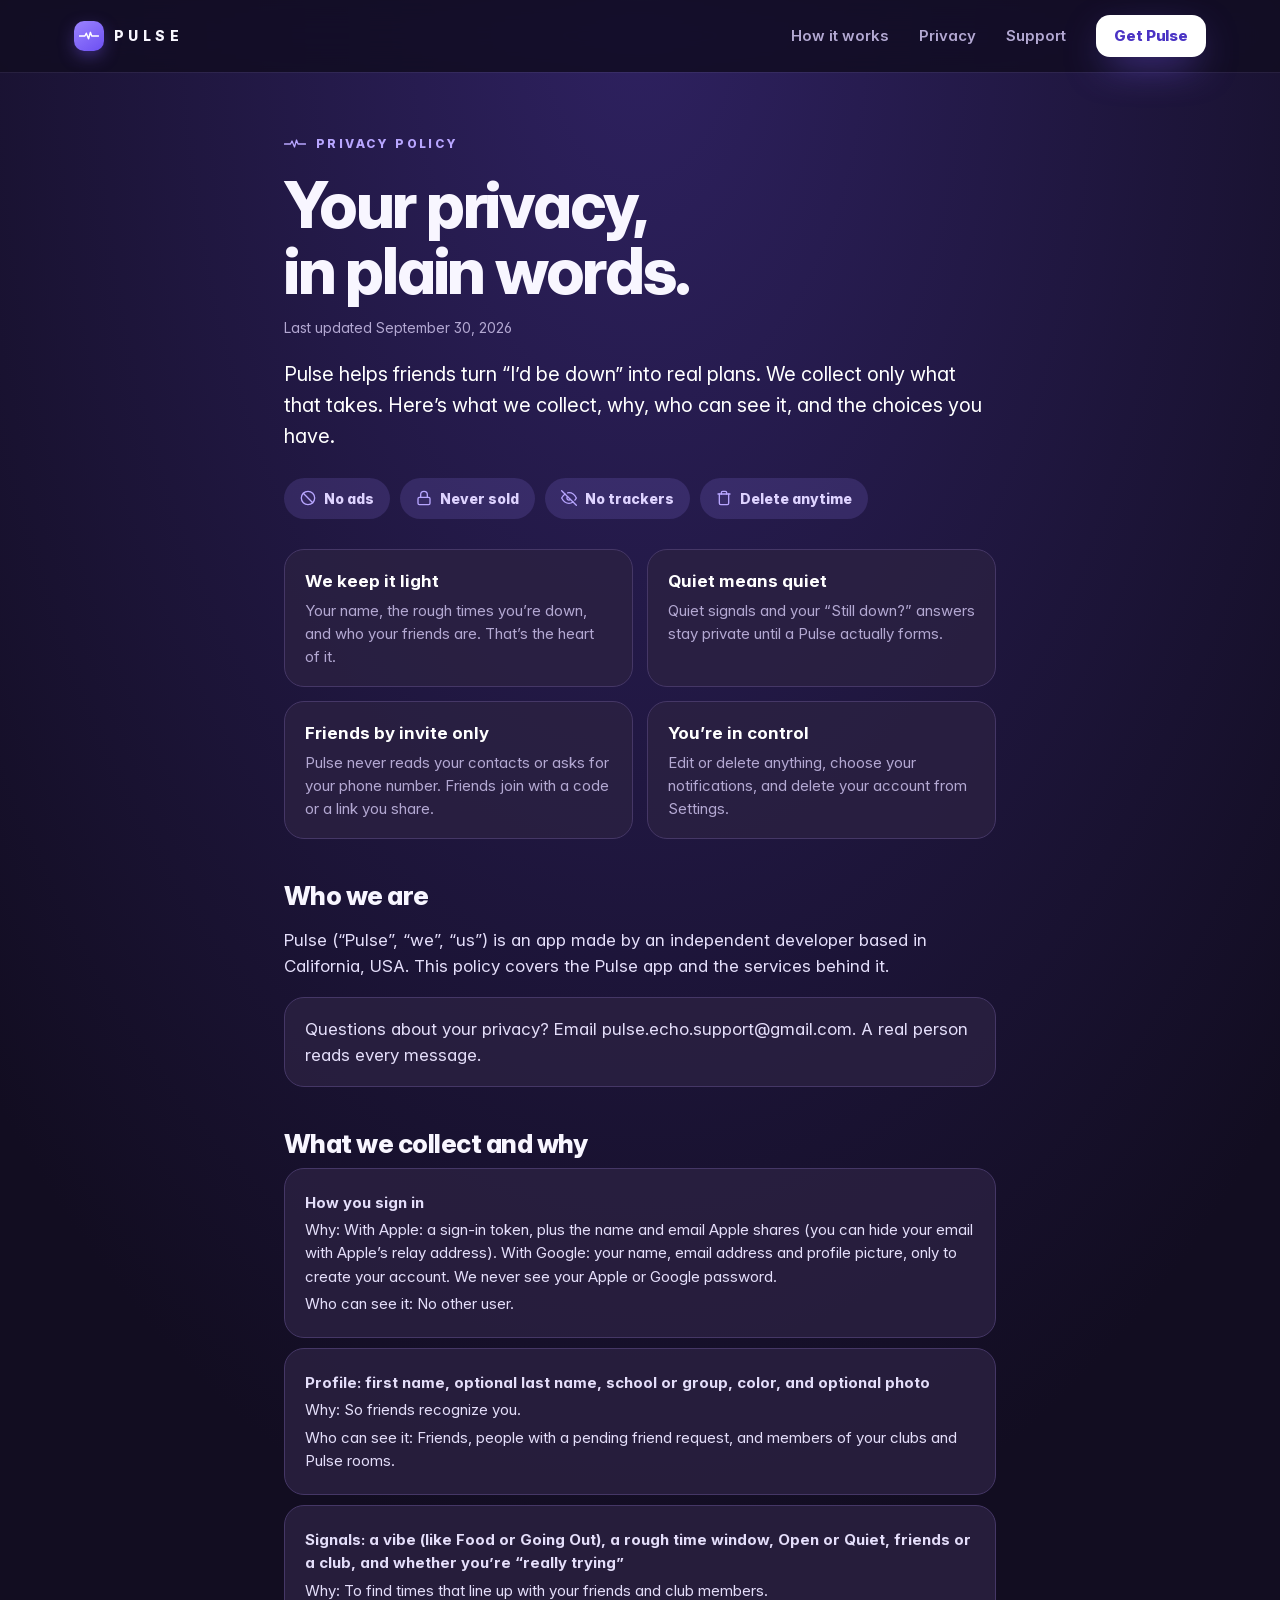
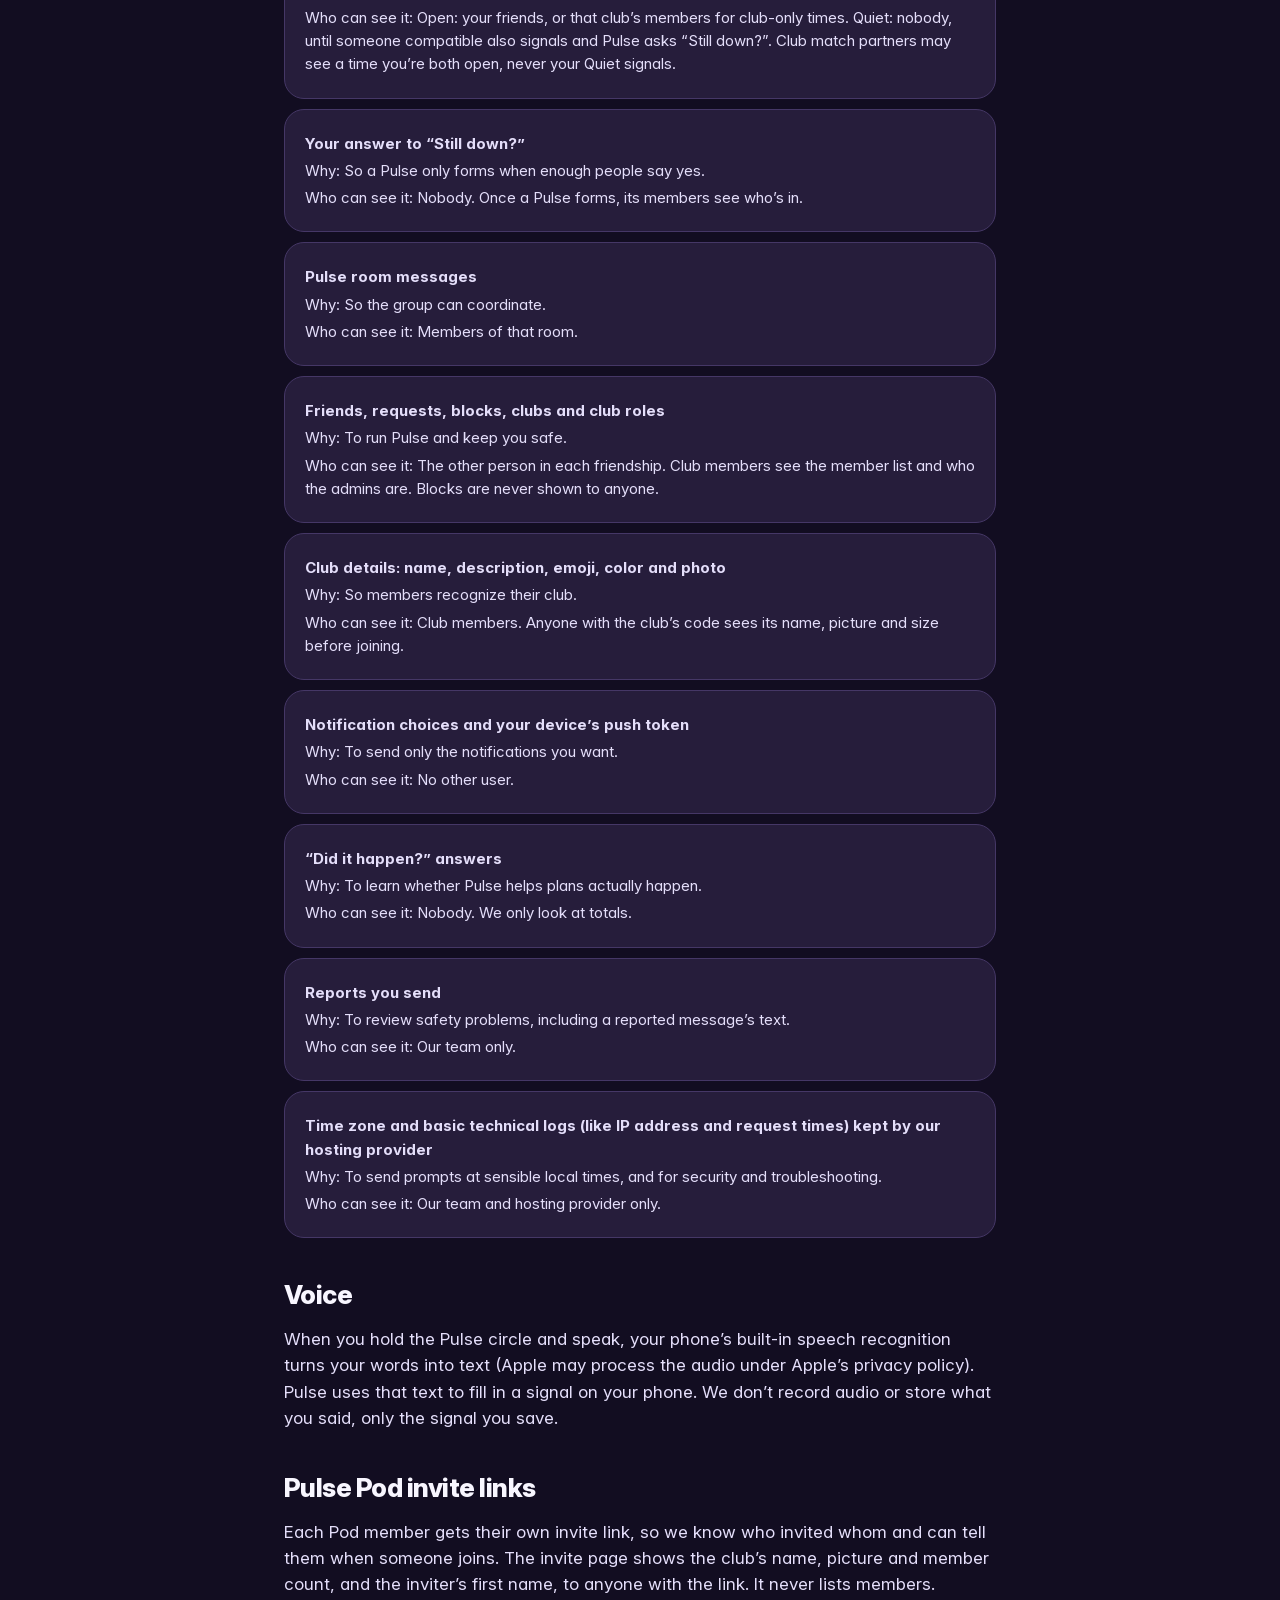
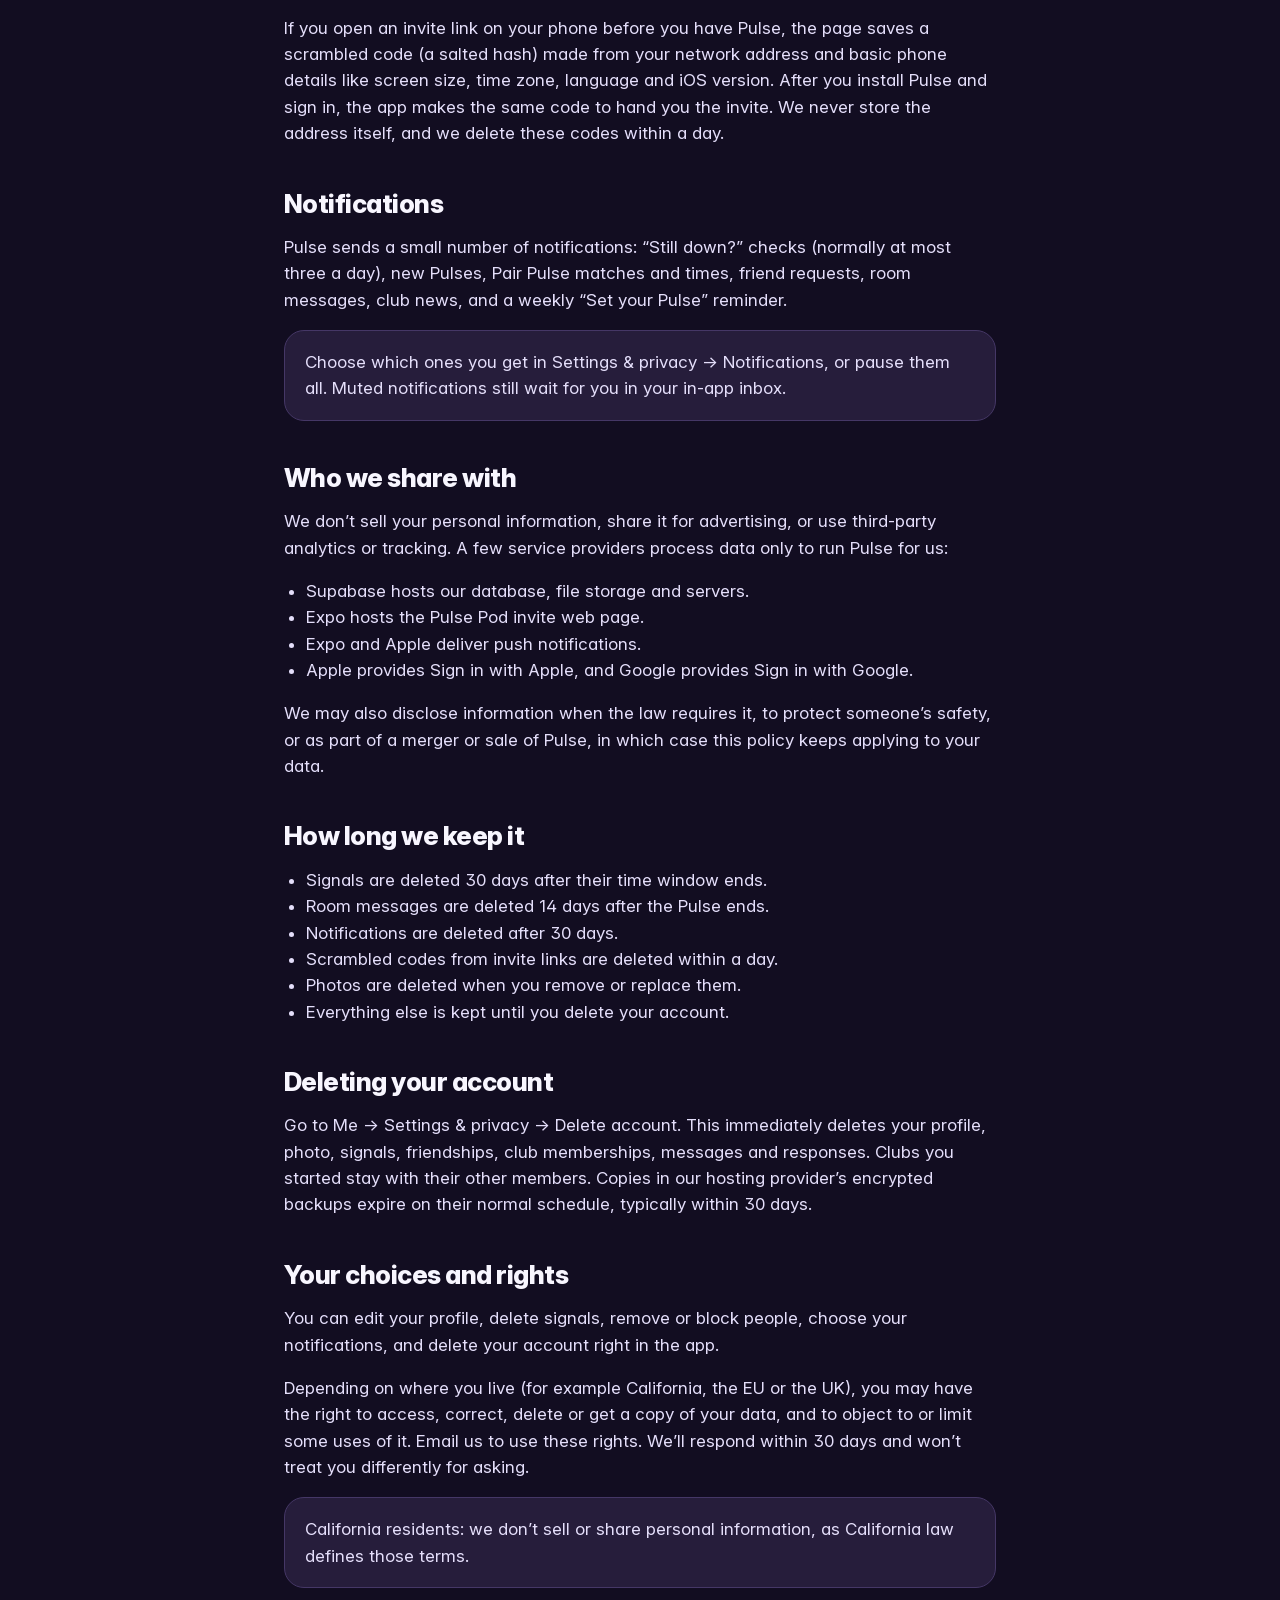
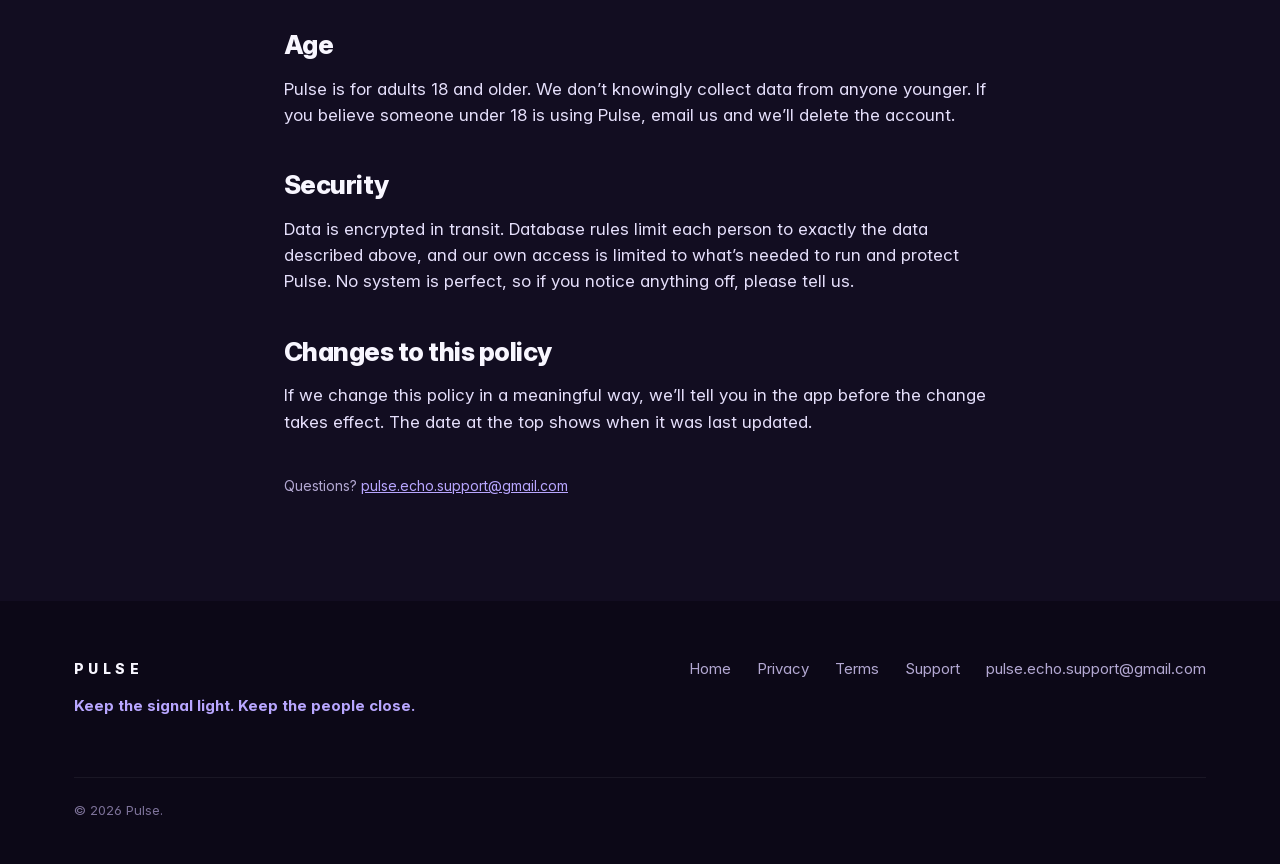
<file: privacy.html>
<!doctype html>
<html lang="en">
<head>
<meta charset="utf-8">
<meta name="viewport" content="width=device-width, initial-scale=1, viewport-fit=cover">
<title>Privacy Policy · Pulse</title>
<meta name="description" content="Pulse Privacy Policy, in plain words.">
<meta name="theme-color" content="#120d21">
<link rel="icon" href="favicon.png">
<link rel="preload" href="fonts/InterVariable.woff2" as="font" type="font/woff2" crossorigin>
<link rel="stylesheet" href="site.css?v=muohyvvu">
</head>
<body class="doc-page">
<header class="nav scrolled">
  <div class="wrap">
    <a class="logo" href="./" aria-label="Pulse home"><span class="logo-mark"><svg viewBox="0 0 44 20" fill="none" stroke="#fff" stroke-width="3.2" stroke-linecap="round" stroke-linejoin="round"><path d="M1 10h12l3-6 5 12 4-14 3 8h15"/></svg></span>PULSE</a>
    <nav class="nav-links" aria-label="Main"><a href="./#how">How it works</a><a href="privacy.html">Privacy</a><a href="support.html">Support</a><a class="btn btn-primary" href="https://apps.apple.com/app/id6816788315">Get Pulse</a></nav>
  </div>
</header>
<main class="doc">
<span class="eyebrow">PRIVACY POLICY</span>
<h1>Your privacy,
in plain words.</h1>
<p class="meta">Last updated September 30, 2026</p>
<p class="intro">Pulse helps friends turn “I’d be down” into real plans. We collect only what that takes. Here’s what we collect, why, who can see it, and the choices you have.</p>
<div class="promises"><span><svg viewBox="0 0 24 24" fill="none" stroke="currentColor" stroke-width="2" stroke-linecap="round" stroke-linejoin="round" aria-hidden="true"><circle cx="12" cy="12" r="10"/><line x1="4.93" y1="4.93" x2="19.07" y2="19.07"/></svg>No ads</span><span><svg viewBox="0 0 24 24" fill="none" stroke="currentColor" stroke-width="2" stroke-linecap="round" stroke-linejoin="round" aria-hidden="true"><rect x="3" y="11" width="18" height="11" rx="2" ry="2"/><path d="M7 11V7a5 5 0 0 1 10 0v4"/></svg>Never sold</span><span><svg viewBox="0 0 24 24" fill="none" stroke="currentColor" stroke-width="2" stroke-linecap="round" stroke-linejoin="round" aria-hidden="true"><path d="M17.94 17.94A10.07 10.07 0 0 1 12 20c-7 0-11-8-11-8a18.45 18.45 0 0 1 5.06-5.94M9.9 4.24A9.12 9.12 0 0 1 12 4c7 0 11 8 11 8a18.5 18.5 0 0 1-2.16 3.19m-6.72-1.07a3 3 0 1 1-4.24-4.24"/><line x1="1" y1="1" x2="23" y2="23"/></svg>No trackers</span><span><svg viewBox="0 0 24 24" fill="none" stroke="currentColor" stroke-width="2" stroke-linecap="round" stroke-linejoin="round" aria-hidden="true"><polyline points="3 6 5 6 21 6"/><path d="M19 6v14a2 2 0 0 1-2 2H7a2 2 0 0 1-2-2V6m3 0V4a2 2 0 0 1 2-2h4a2 2 0 0 1 2 2v2"/></svg>Delete anytime</span></div>
<div class="summary"><div><b>We keep it light</b><p>Your name, the rough times you’re down, and who your friends are. That’s the heart of it.</p></div><div><b>Quiet means quiet</b><p>Quiet signals and your “Still down?” answers stay private until a Pulse actually forms.</p></div><div><b>Friends by invite only</b><p>Pulse never reads your contacts or asks for your phone number. Friends join with a code or a link you share.</p></div><div><b>You’re in control</b><p>Edit or delete anything, choose your notifications, and delete your account from Settings.</p></div></div>
<h2 id="who">Who we are</h2><p>Pulse (“Pulse”, “we”, “us”) is an app made by an independent developer based in California, USA. This policy covers the Pulse app and the services behind it.</p><div class="note"><p>Questions about your privacy? Email pulse.echo.support@gmail.com. A real person reads every message.</p></div>
<h2 id="collect">What we collect and why</h2><div class="row"><p><b>How you sign in</b></p><p>Why: With Apple: a sign-in token, plus the name and email Apple shares (you can hide your email with Apple’s relay address). With Google: your name, email address and profile picture, only to create your account. We never see your Apple or Google password.</p><p>Who can see it: No other user.</p></div><div class="row"><p><b>Profile: first name, optional last name, school or group, color, and optional photo</b></p><p>Why: So friends recognize you.</p><p>Who can see it: Friends, people with a pending friend request, and members of your clubs and Pulse rooms.</p></div><div class="row"><p><b>Signals: a vibe (like Food or Going Out), a rough time window, Open or Quiet, friends or a club, and whether you’re “really trying”</b></p><p>Why: To find times that line up with your friends and club members.</p><p>Who can see it: Open: your friends, or that club’s members for club-only times. Quiet: nobody, until someone compatible also signals and Pulse asks “Still down?”. Club match partners may see a time you’re both open, never your Quiet signals.</p></div><div class="row"><p><b>Your answer to “Still down?”</b></p><p>Why: So a Pulse only forms when enough people say yes.</p><p>Who can see it: Nobody. Once a Pulse forms, its members see who’s in.</p></div><div class="row"><p><b>Pulse room messages</b></p><p>Why: So the group can coordinate.</p><p>Who can see it: Members of that room.</p></div><div class="row"><p><b>Friends, requests, blocks, clubs and club roles</b></p><p>Why: To run Pulse and keep you safe.</p><p>Who can see it: The other person in each friendship. Club members see the member list and who the admins are. Blocks are never shown to anyone.</p></div><div class="row"><p><b>Club details: name, description, emoji, color and photo</b></p><p>Why: So members recognize their club.</p><p>Who can see it: Club members. Anyone with the club’s code sees its name, picture and size before joining.</p></div><div class="row"><p><b>Notification choices and your device’s push token</b></p><p>Why: To send only the notifications you want.</p><p>Who can see it: No other user.</p></div><div class="row"><p><b>“Did it happen?” answers</b></p><p>Why: To learn whether Pulse helps plans actually happen.</p><p>Who can see it: Nobody. We only look at totals.</p></div><div class="row"><p><b>Reports you send</b></p><p>Why: To review safety problems, including a reported message’s text.</p><p>Who can see it: Our team only.</p></div><div class="row"><p><b>Time zone and basic technical logs (like IP address and request times) kept by our hosting provider</b></p><p>Why: To send prompts at sensible local times, and for security and troubleshooting.</p><p>Who can see it: Our team and hosting provider only.</p></div>
<h2 id="voice">Voice</h2><p>When you hold the Pulse circle and speak, your phone’s built-in speech recognition turns your words into text (Apple may process the audio under Apple’s privacy policy). Pulse uses that text to fill in a signal on your phone. We don’t record audio or store what you said, only the signal you save.</p>
<h2 id="invites">Pulse Pod invite links</h2><p>Each Pod member gets their own invite link, so we know who invited whom and can tell them when someone joins. The invite page shows the club’s name, picture and member count, and the inviter’s first name, to anyone with the link. It never lists members.</p><p>If you open an invite link on your phone before you have Pulse, the page saves a scrambled code (a salted hash) made from your network address and basic phone details like screen size, time zone, language and iOS version. After you install Pulse and sign in, the app makes the same code to hand you the invite. We never store the address itself, and we delete these codes within a day.</p>
<h2 id="notifications">Notifications</h2><p>Pulse sends a small number of notifications: “Still down?” checks (normally at most three a day), new Pulses, Pair Pulse matches and times, friend requests, room messages, club news, and a weekly “Set your Pulse” reminder.</p><div class="note"><p>Choose which ones you get in Settings &amp; privacy → Notifications, or pause them all. Muted notifications still wait for you in your in-app inbox.</p></div>
<h2 id="sharing">Who we share with</h2><p>We don’t sell your personal information, share it for advertising, or use third-party analytics or tracking. A few service providers process data only to run Pulse for us:</p><ul><li>Supabase hosts our database, file storage and servers.</li><li>Expo hosts the Pulse Pod invite web page.</li><li>Expo and Apple deliver push notifications.</li><li>Apple provides Sign in with Apple, and Google provides Sign in with Google.</li></ul><p>We may also disclose information when the law requires it, to protect someone’s safety, or as part of a merger or sale of Pulse, in which case this policy keeps applying to your data.</p>
<h2 id="retention">How long we keep it</h2><ul><li>Signals are deleted 30 days after their time window ends.</li><li>Room messages are deleted 14 days after the Pulse ends.</li><li>Notifications are deleted after 30 days.</li><li>Scrambled codes from invite links are deleted within a day.</li><li>Photos are deleted when you remove or replace them.</li><li>Everything else is kept until you delete your account.</li></ul>
<h2 id="delete">Deleting your account</h2><p>Go to Me → Settings &amp; privacy → Delete account. This immediately deletes your profile, photo, signals, friendships, club memberships, messages and responses. Clubs you started stay with their other members. Copies in our hosting provider’s encrypted backups expire on their normal schedule, typically within 30 days.</p>
<h2 id="rights">Your choices and rights</h2><p>You can edit your profile, delete signals, remove or block people, choose your notifications, and delete your account right in the app.</p><p>Depending on where you live (for example California, the EU or the UK), you may have the right to access, correct, delete or get a copy of your data, and to object to or limit some uses of it. Email us to use these rights. We’ll respond within 30 days and won’t treat you differently for asking.</p><div class="note"><p>California residents: we don’t sell or share personal information, as California law defines those terms.</p></div>
<h2 id="age">Age</h2><p>Pulse is for adults 18 and older. We don’t knowingly collect data from anyone younger. If you believe someone under 18 is using Pulse, email us and we’ll delete the account.</p>
<h2 id="security">Security</h2><p>Data is encrypted in transit. Database rules limit each person to exactly the data described above, and our own access is limited to what’s needed to run and protect Pulse. No system is perfect, so if you notice anything off, please tell us.</p>
<h2 id="changes">Changes to this policy</h2><p>If we change this policy in a meaningful way, we’ll tell you in the app before the change takes effect. The date at the top shows when it was last updated.</p>
<p class="meta" style="margin-top:40px">Questions? <a href="mailto:pulse.echo.support@gmail.com">pulse.echo.support@gmail.com</a></p>
</main>
<footer class="foot">
  <div class="wrap">
    <div><a class="logo" href="./">PULSE</a><p class="motto">Keep the signal light. Keep the people close.</p></div>
    <nav aria-label="Footer"><a href="./">Home</a><a href="privacy.html">Privacy</a><a href="terms.html">Terms</a><a href="support.html">Support</a><a href="mailto:pulse.echo.support@gmail.com">pulse.echo.support@gmail.com</a></nav>
    <div class="copy">© 2026 Pulse.</div>
  </div>
</footer>
</body>
</html>
</file>
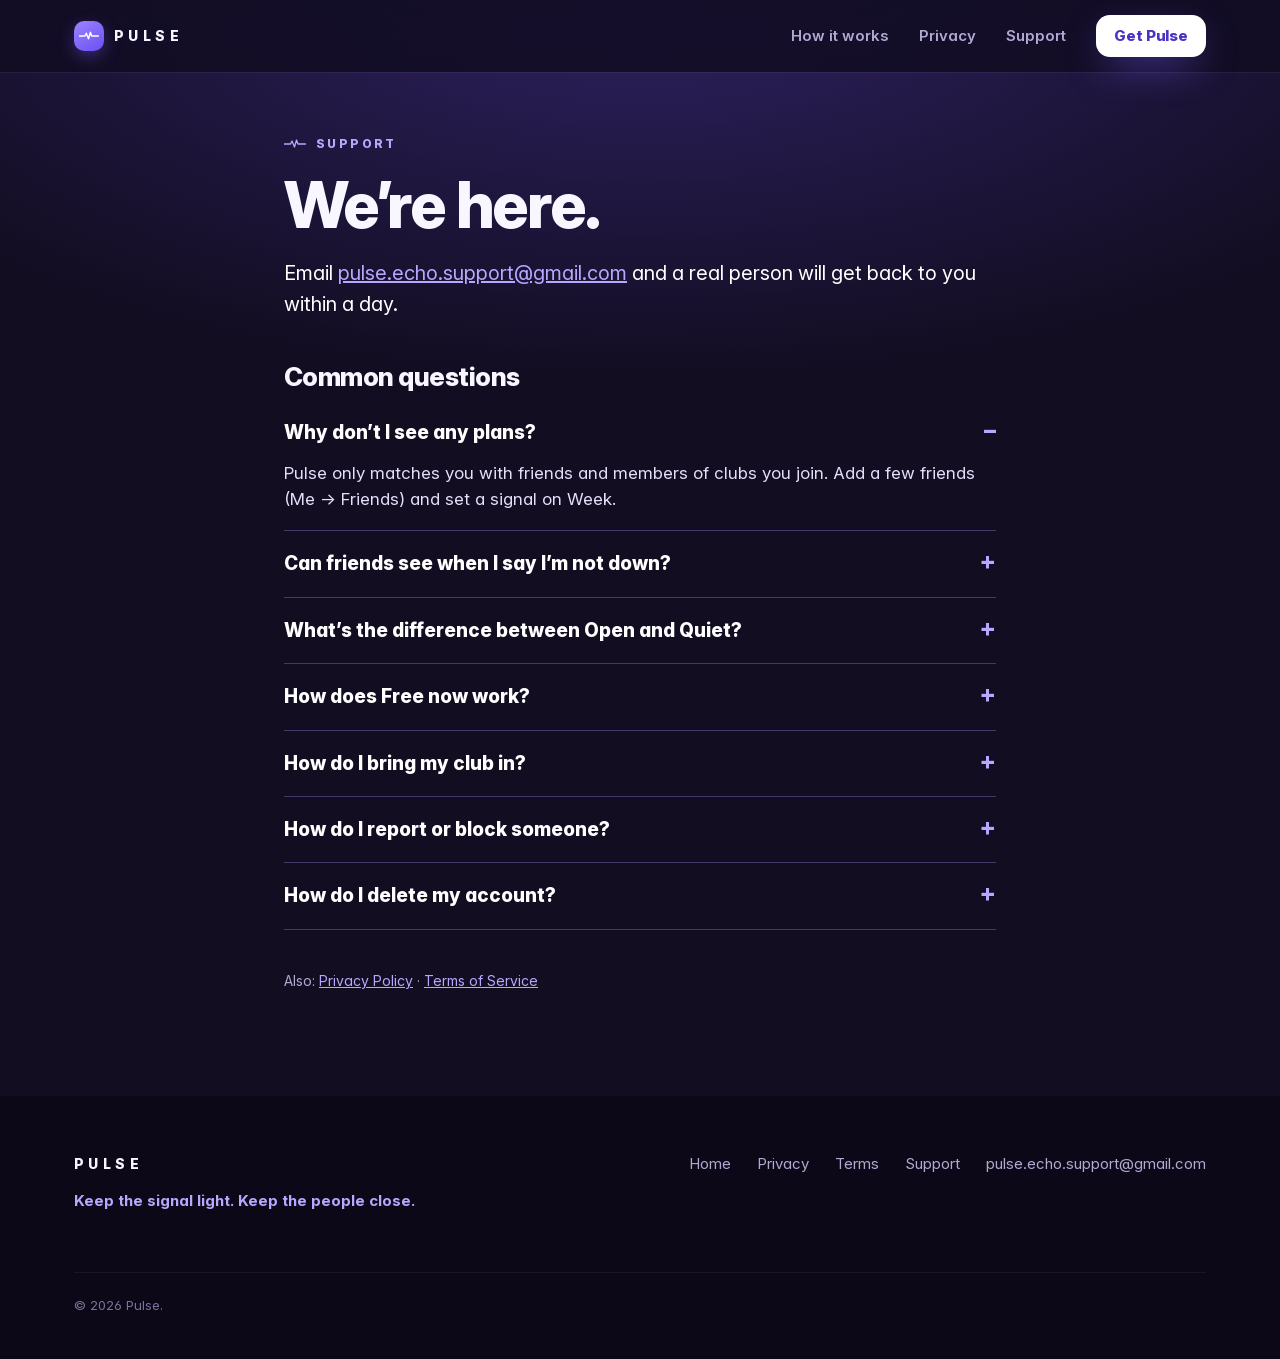
<file: support.html>
<!doctype html>
<html lang="en">
<head>
<meta charset="utf-8">
<meta name="viewport" content="width=device-width, initial-scale=1, viewport-fit=cover">
<title>Support · Pulse</title>
<meta name="description" content="Get help with Pulse.">
<meta name="theme-color" content="#120d21">
<link rel="icon" href="favicon.png">
<link rel="preload" href="fonts/InterVariable.woff2" as="font" type="font/woff2" crossorigin>
<link rel="stylesheet" href="site.css?v=muohyvvu">
</head>
<body class="doc-page">
<header class="nav scrolled">
  <div class="wrap">
    <a class="logo" href="./" aria-label="Pulse home"><span class="logo-mark"><svg viewBox="0 0 44 20" fill="none" stroke="#fff" stroke-width="3.2" stroke-linecap="round" stroke-linejoin="round"><path d="M1 10h12l3-6 5 12 4-14 3 8h15"/></svg></span>PULSE</a>
    <nav class="nav-links" aria-label="Main"><a href="./#how">How it works</a><a href="privacy.html">Privacy</a><a href="support.html">Support</a><a class="btn btn-primary" href="https://apps.apple.com/app/id6816788315">Get Pulse</a></nav>
  </div>
</header>
<main class="doc">
<span class="eyebrow">Support</span>
<h1>We’re here.</h1>
<p class="intro">Email <a href="mailto:pulse.echo.support@gmail.com">pulse.echo.support@gmail.com</a> and a real person will get back to you within a day.</p>
<h2>Common questions</h2>
<details open><summary>Why don’t I see any plans?</summary><p>Pulse only matches you with friends and members of clubs you join. Add a few friends (Me → Friends) and set a signal on Week.</p></details>
<details><summary>Can friends see when I say I’m not down?</summary><p>No. Your answer to “Still down?” is private. A Pulse only forms when enough people say yes.</p></details>
<details><summary>What’s the difference between Open and Quiet?</summary><p>Friends can see Open signals. Quiet signals stay hidden unless a friend is compatible.</p></details>
<details><summary>How does Free now work?</summary><p>Tap Free now on Home, pick what you’re up for and for how long. Friends see you’re free until it runs out. Pulse never shares where you are.</p></details>
<details><summary>How do I bring my club in?</summary><p>Open your club (Me → Pulse Pods), tap Invite, and share your link. People who don’t have Pulse yet get the invite right after they sign up.</p></details>
<details><summary>How do I report or block someone?</summary><p>Tap their name in Friends, or the ••• menu in a Pulse room. You can also long-press a message to report it.</p></details>
<details><summary>How do I delete my account?</summary><p>Me → Settings &amp; privacy → Delete account.</p></details>
<p class="meta" style="margin-top:40px">Also: <a href="privacy.html">Privacy Policy</a> · <a href="terms.html">Terms of Service</a></p>
</main>
<footer class="foot">
  <div class="wrap">
    <div><a class="logo" href="./">PULSE</a><p class="motto">Keep the signal light. Keep the people close.</p></div>
    <nav aria-label="Footer"><a href="./">Home</a><a href="privacy.html">Privacy</a><a href="terms.html">Terms</a><a href="support.html">Support</a><a href="mailto:pulse.echo.support@gmail.com">pulse.echo.support@gmail.com</a></nav>
    <div class="copy">© 2026 Pulse.</div>
  </div>
</footer>
</body>
</html>
</file>
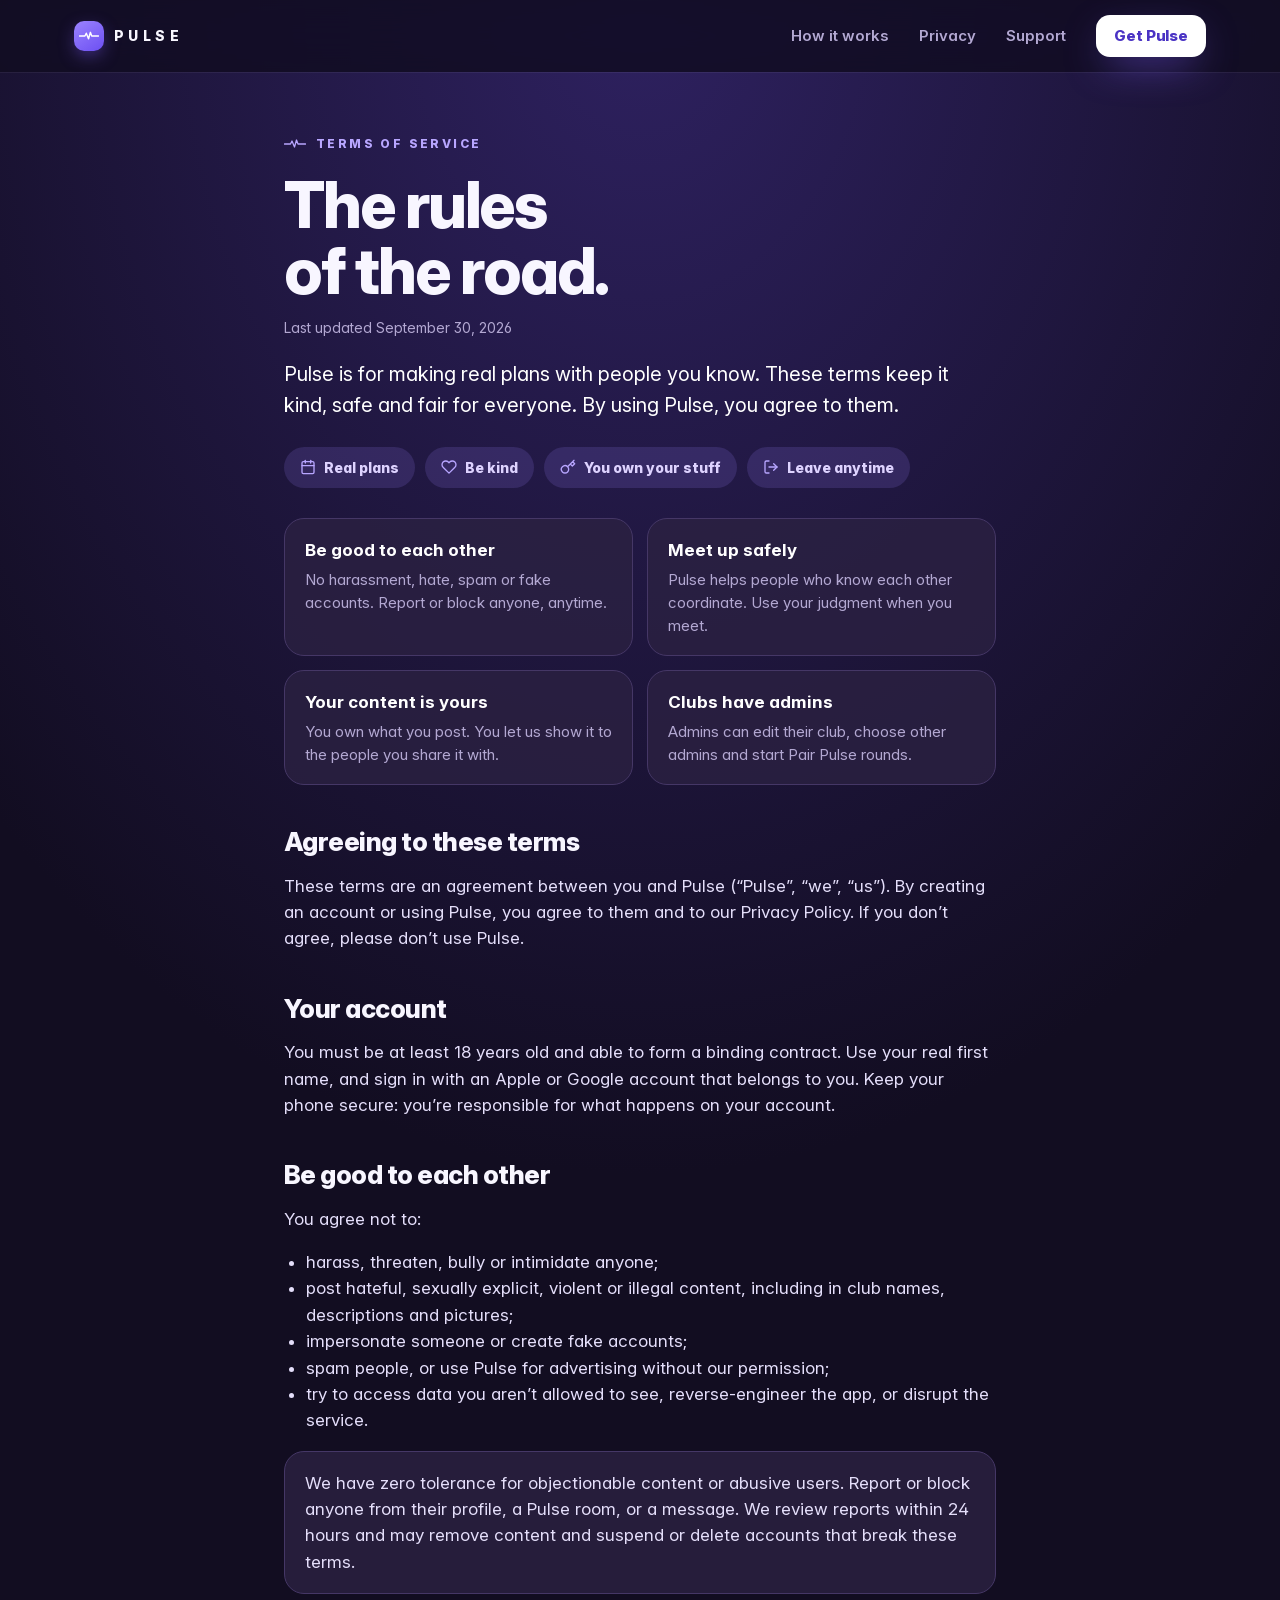
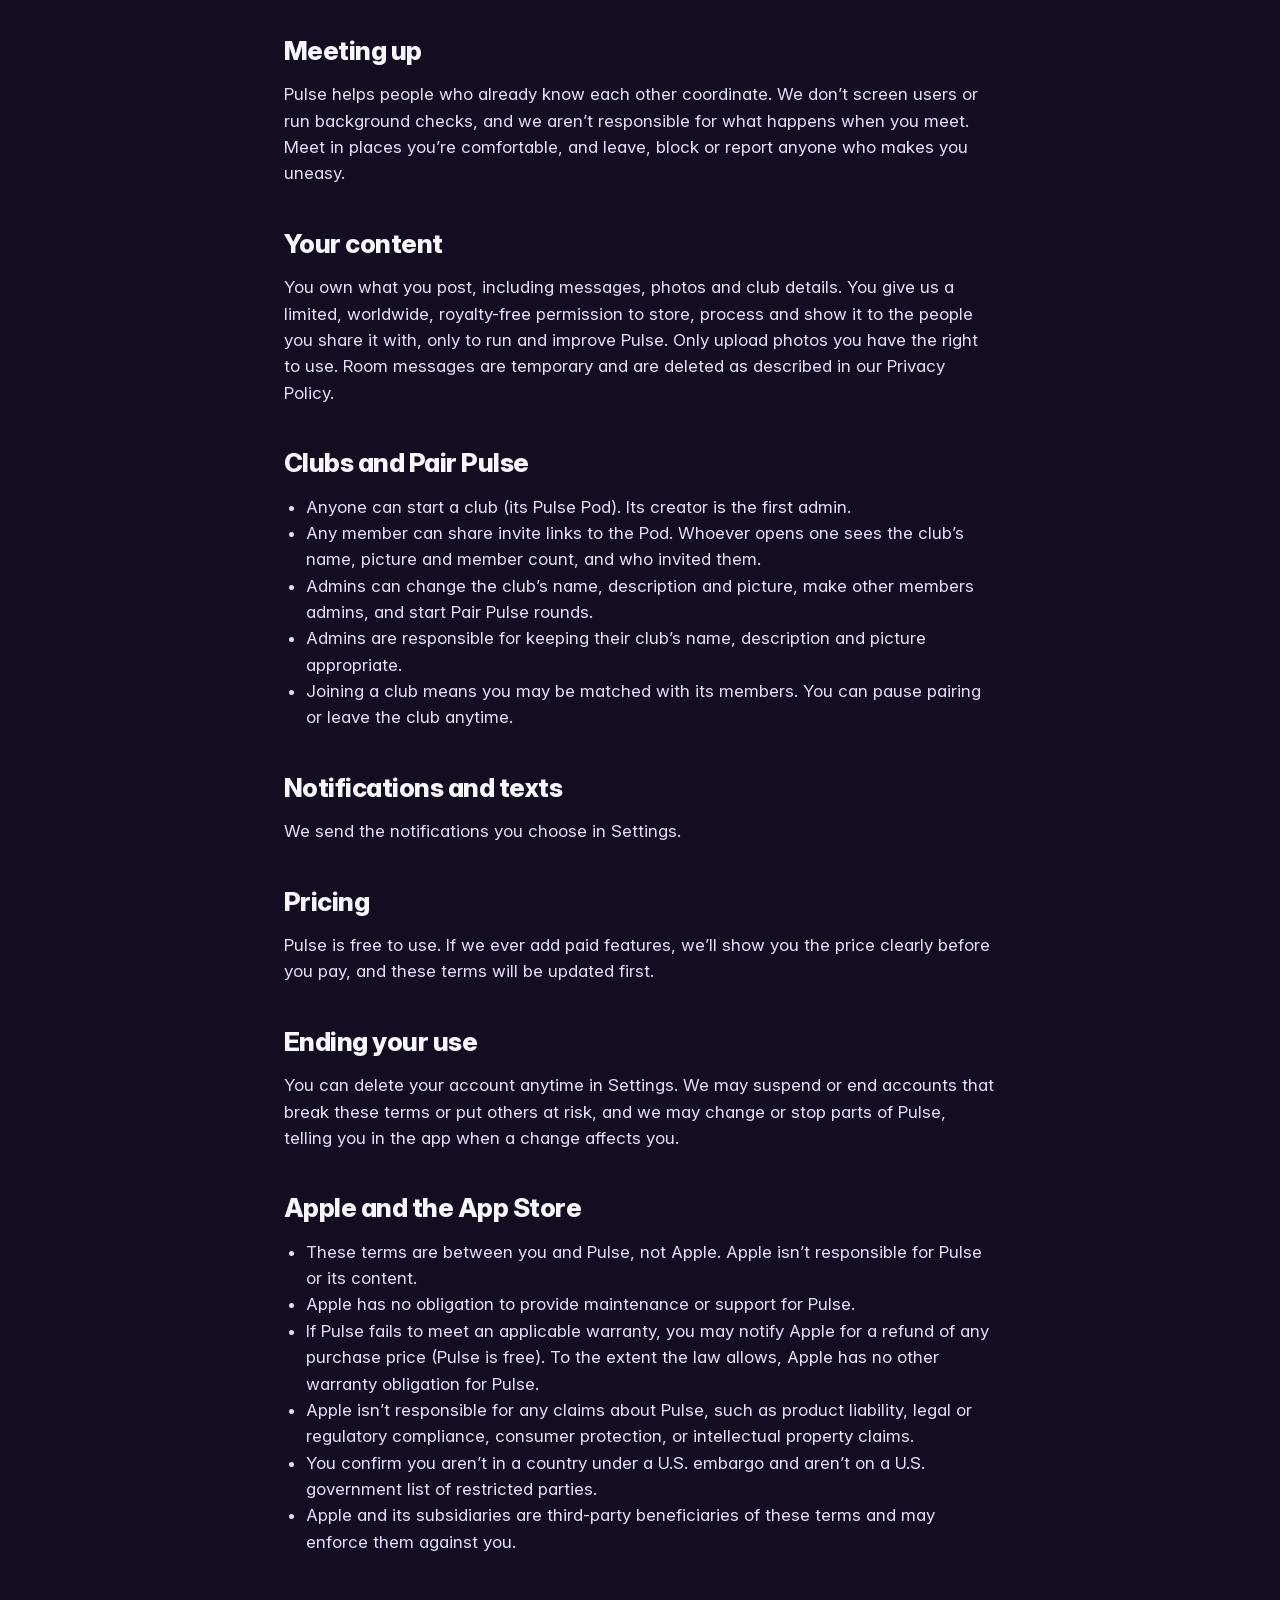
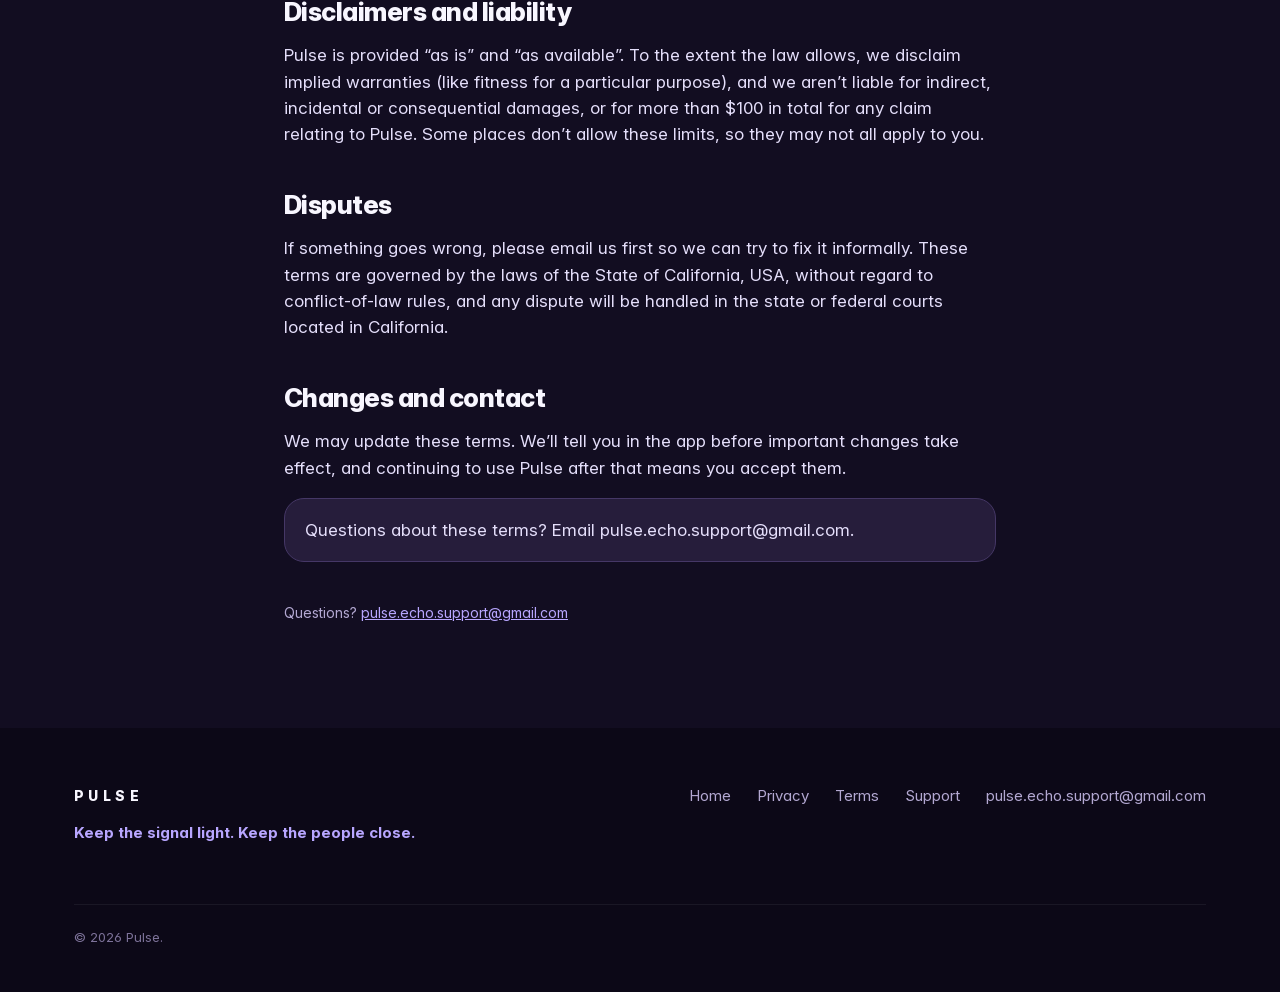
<file: terms.html>
<!doctype html>
<html lang="en">
<head>
<meta charset="utf-8">
<meta name="viewport" content="width=device-width, initial-scale=1, viewport-fit=cover">
<title>Terms of Service · Pulse</title>
<meta name="description" content="Pulse Terms of Service, in plain words.">
<meta name="theme-color" content="#120d21">
<link rel="icon" href="favicon.png">
<link rel="preload" href="fonts/InterVariable.woff2" as="font" type="font/woff2" crossorigin>
<link rel="stylesheet" href="site.css?v=muohyvvu">
</head>
<body class="doc-page">
<header class="nav scrolled">
  <div class="wrap">
    <a class="logo" href="./" aria-label="Pulse home"><span class="logo-mark"><svg viewBox="0 0 44 20" fill="none" stroke="#fff" stroke-width="3.2" stroke-linecap="round" stroke-linejoin="round"><path d="M1 10h12l3-6 5 12 4-14 3 8h15"/></svg></span>PULSE</a>
    <nav class="nav-links" aria-label="Main"><a href="./#how">How it works</a><a href="privacy.html">Privacy</a><a href="support.html">Support</a><a class="btn btn-primary" href="https://apps.apple.com/app/id6816788315">Get Pulse</a></nav>
  </div>
</header>
<main class="doc">
<span class="eyebrow">TERMS OF SERVICE</span>
<h1>The rules
of the road.</h1>
<p class="meta">Last updated September 30, 2026</p>
<p class="intro">Pulse is for making real plans with people you know. These terms keep it kind, safe and fair for everyone. By using Pulse, you agree to them.</p>
<div class="promises"><span><svg viewBox="0 0 24 24" fill="none" stroke="currentColor" stroke-width="2" stroke-linecap="round" stroke-linejoin="round" aria-hidden="true"><rect x="3" y="4" width="18" height="18" rx="2" ry="2"/><line x1="16" y1="2" x2="16" y2="6"/><line x1="8" y1="2" x2="8" y2="6"/><line x1="3" y1="10" x2="21" y2="10"/></svg>Real plans</span><span><svg viewBox="0 0 24 24" fill="none" stroke="currentColor" stroke-width="2" stroke-linecap="round" stroke-linejoin="round" aria-hidden="true"><path d="M20.84 4.61a5.5 5.5 0 0 0-7.78 0L12 5.67l-1.06-1.06a5.5 5.5 0 0 0-7.78 7.78l1.06 1.06L12 21.23l7.78-7.78 1.06-1.06a5.5 5.5 0 0 0 0-7.78z"/></svg>Be kind</span><span><svg viewBox="0 0 24 24" fill="none" stroke="currentColor" stroke-width="2" stroke-linecap="round" stroke-linejoin="round" aria-hidden="true"><path d="M21 2l-2 2m-7.61 7.61a5.5 5.5 0 1 1-7.778 7.778 5.5 5.5 0 0 1 7.777-7.777zm0 0L15.5 7.5m0 0l3 3L22 7l-3-3m-3.5 3.5L19 4"/></svg>You own your stuff</span><span><svg viewBox="0 0 24 24" fill="none" stroke="currentColor" stroke-width="2" stroke-linecap="round" stroke-linejoin="round" aria-hidden="true"><path d="M9 21H5a2 2 0 0 1-2-2V5a2 2 0 0 1 2-2h4"/><polyline points="16 17 21 12 16 7"/><line x1="21" y1="12" x2="9" y2="12"/></svg>Leave anytime</span></div>
<div class="summary"><div><b>Be good to each other</b><p>No harassment, hate, spam or fake accounts. Report or block anyone, anytime.</p></div><div><b>Meet up safely</b><p>Pulse helps people who know each other coordinate. Use your judgment when you meet.</p></div><div><b>Your content is yours</b><p>You own what you post. You let us show it to the people you share it with.</p></div><div><b>Clubs have admins</b><p>Admins can edit their club, choose other admins and start Pair Pulse rounds.</p></div></div>
<h2 id="agree">Agreeing to these terms</h2><p>These terms are an agreement between you and Pulse (“Pulse”, “we”, “us”). By creating an account or using Pulse, you agree to them and to our Privacy Policy. If you don’t agree, please don’t use Pulse.</p>
<h2 id="account">Your account</h2><p>You must be at least 18 years old and able to form a binding contract. Use your real first name, and sign in with an Apple or Google account that belongs to you. Keep your phone secure: you’re responsible for what happens on your account.</p>
<h2 id="conduct">Be good to each other</h2><p>You agree not to:</p><ul><li>harass, threaten, bully or intimidate anyone;</li><li>post hateful, sexually explicit, violent or illegal content, including in club names, descriptions and pictures;</li><li>impersonate someone or create fake accounts;</li><li>spam people, or use Pulse for advertising without our permission;</li><li>try to access data you aren’t allowed to see, reverse-engineer the app, or disrupt the service.</li></ul><div class="note"><p>We have zero tolerance for objectionable content or abusive users. Report or block anyone from their profile, a Pulse room, or a message. We review reports within 24 hours and may remove content and suspend or delete accounts that break these terms.</p></div>
<h2 id="meeting">Meeting up</h2><p>Pulse helps people who already know each other coordinate. We don’t screen users or run background checks, and we aren’t responsible for what happens when you meet. Meet in places you’re comfortable, and leave, block or report anyone who makes you uneasy.</p>
<h2 id="content">Your content</h2><p>You own what you post, including messages, photos and club details. You give us a limited, worldwide, royalty-free permission to store, process and show it to the people you share it with, only to run and improve Pulse. Only upload photos you have the right to use. Room messages are temporary and are deleted as described in our Privacy Policy.</p>
<h2 id="clubs">Clubs and Pair Pulse</h2><ul><li>Anyone can start a club (its Pulse Pod). Its creator is the first admin.</li><li>Any member can share invite links to the Pod. Whoever opens one sees the club’s name, picture and member count, and who invited them.</li><li>Admins can change the club’s name, description and picture, make other members admins, and start Pair Pulse rounds.</li><li>Admins are responsible for keeping their club’s name, description and picture appropriate.</li><li>Joining a club means you may be matched with its members. You can pause pairing or leave the club anytime.</li></ul>
<h2 id="messages">Notifications and texts</h2><p>We send the notifications you choose in Settings.</p>
<h2 id="price">Pricing</h2><p>Pulse is free to use. If we ever add paid features, we’ll show you the price clearly before you pay, and these terms will be updated first.</p>
<h2 id="ending">Ending your use</h2><p>You can delete your account anytime in Settings. We may suspend or end accounts that break these terms or put others at risk, and we may change or stop parts of Pulse, telling you in the app when a change affects you.</p>
<h2 id="apple">Apple and the App Store</h2><ul><li>These terms are between you and Pulse, not Apple. Apple isn’t responsible for Pulse or its content.</li><li>Apple has no obligation to provide maintenance or support for Pulse.</li><li>If Pulse fails to meet an applicable warranty, you may notify Apple for a refund of any purchase price (Pulse is free). To the extent the law allows, Apple has no other warranty obligation for Pulse.</li><li>Apple isn’t responsible for any claims about Pulse, such as product liability, legal or regulatory compliance, consumer protection, or intellectual property claims.</li><li>You confirm you aren’t in a country under a U.S. embargo and aren’t on a U.S. government list of restricted parties.</li><li>Apple and its subsidiaries are third-party beneficiaries of these terms and may enforce them against you.</li></ul>
<h2 id="liability">Disclaimers and liability</h2><p>Pulse is provided “as is” and “as available”. To the extent the law allows, we disclaim implied warranties (like fitness for a particular purpose), and we aren’t liable for indirect, incidental or consequential damages, or for more than $100 in total for any claim relating to Pulse. Some places don’t allow these limits, so they may not all apply to you.</p>
<h2 id="disputes">Disputes</h2><p>If something goes wrong, please email us first so we can try to fix it informally. These terms are governed by the laws of the State of California, USA, without regard to conflict-of-law rules, and any dispute will be handled in the state or federal courts located in California.</p>
<h2 id="changes">Changes and contact</h2><p>We may update these terms. We’ll tell you in the app before important changes take effect, and continuing to use Pulse after that means you accept them.</p><div class="note"><p>Questions about these terms? Email pulse.echo.support@gmail.com.</p></div>
<p class="meta" style="margin-top:40px">Questions? <a href="mailto:pulse.echo.support@gmail.com">pulse.echo.support@gmail.com</a></p>
</main>
<footer class="foot">
  <div class="wrap">
    <div><a class="logo" href="./">PULSE</a><p class="motto">Keep the signal light. Keep the people close.</p></div>
    <nav aria-label="Footer"><a href="./">Home</a><a href="privacy.html">Privacy</a><a href="terms.html">Terms</a><a href="support.html">Support</a><a href="mailto:pulse.echo.support@gmail.com">pulse.echo.support@gmail.com</a></nav>
    <div class="copy">© 2026 Pulse.</div>
  </div>
</footer>
</body>
</html>
</file>
<file: site.css>
:root {
  --night: #120d21;
  --aubergine: #211a32;
  --plum: #2b2142;
  --plum-2: #30234d;
  --line: #453766;
  --violet: #7b5cfa;
  --violet-2: #9b83ff;
  --lilac: #b8a6ff;
  --mist: #ded3ff;
  --beat: #4fd2ff;
  --spark: #1fa8f0;
  --ink: #2b2142;
  --ink-soft: #5d4a96;
  --muted: #857aa3;
  --paper: #ffffff;
  --paper-2: #f8f6ff;
  --paper-3: #f3f0ff;
  --text-on-dark: #f8f6ff;
  --muted-on-dark: #b3a8d2;
  --radius: 22px;
  --wrap: 1180px;
  --ease: cubic-bezier(.2, .8, .2, 1);
  color-scheme: dark;
}

@font-face { font-family: 'Inter'; font-style: normal; font-weight: 100 900; font-display: swap; src: url('fonts/InterVariable.woff2') format('woff2'); }

* { box-sizing: border-box; }
html { scroll-behavior: smooth; -webkit-text-size-adjust: 100%; overflow-x: clip; }
body {
  margin: 0;
  background: var(--night);
  color: var(--text-on-dark);
  font-family: 'Inter', -apple-system, BlinkMacSystemFont, 'SF Pro Text', system-ui, sans-serif;
  font-size: 17px;
  line-height: 1.55;
  -webkit-font-smoothing: antialiased;
  overflow-x: clip;
  font-feature-settings: 'cv11', 'ss01';
}
img { max-width: 100%; display: block; }
a { color: inherit; }
.wrap { width: 100%; max-width: var(--wrap); margin: 0 auto; padding: 0 24px; }
.sr-only { position: absolute; width: 1px; height: 1px; overflow: hidden; clip: rect(0 0 0 0); white-space: nowrap; }
:focus-visible { outline: 3px solid var(--beat); outline-offset: 3px; border-radius: 8px; }

/* type */
.eyebrow {
  display: inline-flex; align-items: center; gap: 10px;
  font-size: 12px; font-weight: 800; letter-spacing: .2em; text-transform: uppercase;
  color: var(--lilac);
}
.eyebrow::before { content: ''; width: 22px; height: 10px; background: currentColor; -webkit-mask: var(--beat-mask) center / contain no-repeat; mask: var(--beat-mask) center / contain no-repeat; }
:root { --beat-mask: url("data:image/svg+xml,%3Csvg xmlns='http://www.w3.org/2000/svg' viewBox='0 0 44 20'%3E%3Cpath d='M1 10h12l3-6 5 12 4-14 3 8h15' fill='none' stroke='black' stroke-width='2.6' stroke-linecap='round' stroke-linejoin='round'/%3E%3C/svg%3E"); }
.paper .eyebrow { color: var(--violet); }
h1, h2, h3 { margin: 0; letter-spacing: -.035em; line-height: 1.02; font-weight: 800; text-wrap: balance; }
h1 { font-size: clamp(44px, 5.5vw, 80px); }
h2 { font-size: clamp(36px, 5.2vw, 68px); }
h3 { font-size: clamp(22px, 2.2vw, 28px); letter-spacing: -.02em; line-height: 1.15; }
.lede { font-size: clamp(18px, 1.6vw, 21px); color: var(--muted-on-dark); max-width: 34em; }
.paper .lede { color: var(--ink-soft); }
.grad {
  background: linear-gradient(100deg, var(--lilac) 0%, var(--beat) 55%, #a6e9ff 100%);
  -webkit-background-clip: text; background-clip: text; color: transparent;
}
.paper .grad { background-image: linear-gradient(100deg, var(--violet) 0%, var(--spark) 70%); }
em.hand { font-style: normal; position: relative; white-space: nowrap; }
em.hand::after {
  content: ''; position: absolute; left: -2%; right: -2%; bottom: -.08em; height: .22em;
  background: url("data:image/svg+xml,%3Csvg xmlns='http://www.w3.org/2000/svg' viewBox='0 0 200 12' preserveAspectRatio='none'%3E%3Cpath d='M2 8 Q50 2 100 7 T198 5' fill='none' stroke='%234fd2ff' stroke-width='4' stroke-linecap='round'/%3E%3C/svg%3E") center / 100% 100% no-repeat;
}

/* buttons */
.btn {
  display: inline-flex; align-items: center; justify-content: center; gap: 10px;
  min-height: 56px; padding: 0 26px; border-radius: 18px;
  font-weight: 800; font-size: 17px; text-decoration: none; letter-spacing: -.01em;
  transition: transform .25s var(--ease), box-shadow .25s var(--ease), background .25s;
}
.btn svg { width: 20px; height: 20px; }
.btn-primary { background: #fff; color: #4a33c4; box-shadow: 0 14px 40px -12px rgba(123, 92, 250, .8); }
.btn-primary:hover { transform: translateY(-2px); box-shadow: 0 20px 50px -12px rgba(123, 92, 250, .95); }
.btn-ghost { color: var(--text-on-dark); border: 1.5px solid rgba(255, 255, 255, .22); }
.btn-ghost:hover { background: rgba(255, 255, 255, .08); }
.paper .btn-primary { background: var(--violet); color: #fff; }
.btn .apple { width: 18px; height: 22px; }

/* nav */
.nav {
  position: fixed; inset: 0 0 auto; z-index: 50;
  transition: background .3s, backdrop-filter .3s, box-shadow .3s;
}
.nav.scrolled { background: rgba(18, 13, 33, .88); backdrop-filter: blur(18px) saturate(1.4); -webkit-backdrop-filter: blur(18px) saturate(1.4); box-shadow: 0 1px 0 rgba(255, 255, 255, .06); }
.nav .wrap { display: flex; align-items: center; justify-content: space-between; height: 72px; }
.logo { display: inline-flex; align-items: center; gap: 10px; font-weight: 800; letter-spacing: .32em; font-size: 14px; text-decoration: none; color: var(--text-on-dark); }
.logo-mark { width: 30px; height: 30px; border-radius: 10px; background: linear-gradient(145deg, #9b83ff, #6c4ff2); display: grid; place-items: center; box-shadow: 0 6px 20px -6px rgba(123, 92, 250, .9); }
.logo-mark svg { width: 20px; height: 12px; }
.nav-links { display: flex; align-items: center; gap: 30px; font-size: 15px; font-weight: 600; }
.nav-links a { text-decoration: none; color: var(--muted-on-dark); transition: color .2s; }
.nav-links a:hover { color: #fff; }
.nav-links .btn { min-height: 42px; padding: 0 18px; font-size: 15px; border-radius: 14px; color: #4a33c4; }
@media (max-width: 820px) { .nav-links a:not(.btn) { display: none; } }

/* sections */
section { position: relative; }
.dark { background: var(--night); color: var(--text-on-dark); }
.paper { background: var(--paper); color: var(--ink); color-scheme: light; }
.paper-2 { background: var(--paper-2); }
.pad { padding: clamp(96px, 13vw, 170px) 0; }
.center { text-align: center; }
.center .lede { margin-left: auto; margin-right: auto; }

/* stars */
.stars { position: absolute; inset: 0; pointer-events: none; }
.stars i { position: absolute; width: 2px; height: 2px; border-radius: 50%; background: #fff; opacity: .5; animation: twinkle 4s ease-in-out infinite; }
@keyframes twinkle { 50% { opacity: .1; } }

/* parallax layers move with JS; their children float on their own */
[data-depth] { will-change: transform; }
.layer { position: absolute; inset: 0; }
.float { animation: float 6s ease-in-out infinite; }
@keyframes float { 50% { transform: translateY(-14px); } }

/* hero */
.hero { min-height: 100vh; min-height: 100svh; overflow: hidden; display: flex; align-items: center; padding: 120px 0 90px; isolation: isolate; }
.hero-sky {
  position: absolute; inset: -10% 0 0; z-index: -2;
  background:
    radial-gradient(60% 55% at 72% 38%, rgba(123, 92, 250, .55), transparent 70%),
    radial-gradient(40% 40% at 12% 12%, rgba(79, 210, 255, .16), transparent 70%),
    radial-gradient(90% 60% at 50% 110%, #2e2160 0%, transparent 70%),
    var(--night);
}
.glow-follow { position: absolute; inset: 0; z-index: -1; pointer-events: none; background: radial-gradient(420px circle at var(--mx, 70%) var(--my, 40%), rgba(155, 131, 255, .18), transparent 70%); }
.orb { position: absolute; border-radius: 50%; filter: blur(2px); pointer-events: none; }
.orb.one { width: 340px; height: 340px; right: -80px; top: 8%; background: radial-gradient(circle at 35% 30%, rgba(184, 166, 255, .5), rgba(108, 79, 242, .05) 70%); }
.orb.two { width: 180px; height: 180px; left: 6%; bottom: 10%; background: radial-gradient(circle at 35% 30%, rgba(79, 210, 255, .35), transparent 70%); }
.hero-grid { display: grid; grid-template-columns: 1.15fr .85fr; gap: 40px; align-items: center; }
.hero h1 { margin: 20px 0 24px; }
.hero .cta { display: flex; flex-wrap: wrap; gap: 14px; margin-top: 34px; }
.hero .fine { margin-top: 18px; font-size: 14px; color: var(--muted-on-dark); display: flex; gap: 16px; flex-wrap: wrap; }
.hero .fine span { display: inline-flex; align-items: center; gap: 6px; }
.hero .fine span::before { content: ''; width: 6px; height: 6px; border-radius: 50%; background: var(--beat); box-shadow: 0 0 10px var(--beat); }
.hero-stage { position: relative; height: 680px; }
.hero-stage .phone { position: absolute; left: 50%; top: 50%; width: 300px; margin: -305px 0 0 -150px; transform: rotate(4deg); }
.hero-pip { position: absolute; width: 190px; left: -30px; bottom: 30px; z-index: 3; }
.hero-pip .pip { width: 100%; filter: drop-shadow(0 20px 30px rgba(10, 5, 30, .55)); }
.bubble {
  position: absolute; background: #fff; color: var(--ink); border-radius: 18px; padding: 10px 16px;
  font-weight: 800; font-size: 15px; white-space: nowrap; box-shadow: 0 16px 40px -10px rgba(10, 5, 30, .6);
}
.bubble::after { content: ''; position: absolute; width: 14px; height: 14px; background: #fff; border-radius: 3px; transform: rotate(45deg); left: 26px; bottom: -6px; }
.hero-pip .bubble { top: -26px; left: 70px; }
.heartline { position: absolute; left: 0; right: 0; bottom: 70px; height: 120px; z-index: -1; opacity: .5; }
.heartline path { fill: none; stroke: url(#beatGrad); stroke-width: 2.5; stroke-linecap: round; stroke-linejoin: round; stroke-dasharray: 260 1700; animation: ecg 3.4s linear infinite; }
.heartline path.base { stroke: rgba(184, 166, 255, .12); stroke-dasharray: none; animation: none; }
@keyframes ecg { from { stroke-dashoffset: 1960; } to { stroke-dashoffset: 0; } }

/* signal chips, like the app's */
.chip {
  position: absolute; display: inline-flex; align-items: center; gap: 10px;
  padding: 10px 16px 10px 10px; border-radius: 18px;
  background: rgba(43, 33, 66, .78); border: 1px solid rgba(184, 166, 255, .22);
  backdrop-filter: blur(12px); -webkit-backdrop-filter: blur(12px);
  box-shadow: 0 18px 40px -16px rgba(0, 0, 0, .7);
  font-size: 14px; font-weight: 700; white-space: nowrap; color: #fff;
}
.chip .ic { width: 32px; height: 32px; border-radius: 11px; display: grid; place-items: center; background: rgba(155, 131, 255, .25); color: var(--lilac); }
.chip .ic svg { width: 17px; height: 17px; }
.chip small { display: block; font-weight: 600; font-size: 12px; color: var(--muted-on-dark); margin-top: 1px; }
.chip.strong { border-color: rgba(79, 210, 255, .55); box-shadow: 0 0 0 4px rgba(79, 210, 255, .08), 0 18px 40px -16px rgba(0, 0, 0, .7); }
.chip.strong .ic { background: rgba(79, 210, 255, .2); color: var(--beat); }
.chip .av { width: 28px; height: 28px; border-radius: 50%; display: grid; place-items: center; font-size: 11px; font-weight: 800; color: var(--ink); }
.chip.light { background: #fff; color: var(--ink); border-color: transparent; }
.chip.light small { color: var(--muted); }
.chip.light .ic { background: var(--paper-3); color: var(--violet); }

/* phone frame */
.phone {
  position: relative; width: 300px; aspect-ratio: 393 / 852;
  border-radius: 50px; padding: 11px; background: linear-gradient(145deg, #3a2d5c, #120d21 60%, #2a2046);
  box-shadow: 0 0 0 1.5px rgba(255, 255, 255, .12) inset, 0 40px 90px -20px rgba(5, 2, 20, .8), 0 0 0 1px rgba(0, 0, 0, .4);
}
.phone::before { content: ''; position: absolute; top: 22px; left: 50%; width: 30%; height: 26px; margin-left: -15%; background: #05030a; border-radius: 20px; z-index: 3; }
.phone .screen-wrap { position: relative; width: 100%; height: 100%; border-radius: 40px; overflow: hidden; background: #fff; }
.phone .status { position: absolute; inset: 0 0 auto; height: 5.5%; z-index: 2; display: flex; align-items: center; justify-content: space-between; padding: 0 9% 0 11%; font-size: 12.5px; font-weight: 700; color: var(--ink); background: #fff; }
.phone.dark-ui .status, .phone.dark-ui .screen-wrap { background: #211a32; color: #fff; }
.phone .status svg { height: 10px; width: auto; }
.phone .shot { position: absolute; left: 0; right: 0; bottom: 0; top: 5.5%; width: 100%; height: 94.5%; object-fit: cover; object-position: top; }
.phone .shot.full { top: 0; height: 100%; }
.phone.big { width: 330px; }

/* ticker */
.ticker { background: linear-gradient(90deg, #6c4ff2, #7b5cfa 50%, #1fa8f0); overflow: hidden; padding: 18px 0; transform: rotate(-1.6deg); margin: -26px -20px 0; position: relative; z-index: 4; box-shadow: 0 20px 50px -20px rgba(123, 92, 250, .7); }
.ticker-track { display: flex; gap: 42px; width: max-content; animation: marquee 34s linear infinite; font-weight: 800; font-size: clamp(18px, 2vw, 24px); letter-spacing: -.01em; color: #fff; }
.ticker-track span { display: inline-flex; align-items: center; gap: 42px; white-space: nowrap; }
.ticker-track span::after { content: '✦'; color: rgba(255, 255, 255, .6); font-size: .8em; }
@keyframes marquee { to { transform: translateX(-50%); } }

/* problem */
.problem { overflow: hidden; }
.problem-grid { display: grid; grid-template-columns: 1fr 1fr; gap: 80px; align-items: center; }
.problem h2 { margin: 18px 0 22px; }
.problem p.lede strong { color: var(--ink); }
.chat {
  position: relative; background: #fff; border-radius: 32px; padding: 22px 22px 28px;
  box-shadow: 0 50px 100px -40px rgba(48, 35, 77, .45), 0 0 0 1px var(--mist);
  max-width: 440px; margin-left: auto;
}
.chat-head { display: flex; align-items: center; gap: 12px; padding-bottom: 16px; border-bottom: 1px solid #efeaff; margin-bottom: 16px; }
.chat-head .stack { display: flex; }
.chat-head .stack b { width: 30px; height: 30px; border-radius: 50%; border: 2px solid #fff; margin-left: -8px; display: grid; place-items: center; font-size: 11px; color: var(--ink); }
.chat-head .stack b:first-child { margin-left: 0; }
.chat-head strong { display: block; font-size: 15px; }
.chat-head small { color: var(--muted); font-size: 12px; }
.msg { display: flex; flex-direction: column; margin: 8px 0; max-width: 78%; opacity: 0; transform: translateY(12px) scale(.96); transition: opacity .45s var(--ease), transform .45s var(--ease), filter .8s; }
.msg small { font-size: 11px; color: var(--muted); margin: 0 0 3px 12px; font-weight: 600; }
.msg span { padding: 10px 15px; border-radius: 20px; background: #f1eef9; font-size: 15px; line-height: 1.35; }
.msg.me { margin-left: auto; align-items: flex-end; }
.msg.me span { background: var(--violet); color: #fff; }
.chat .seen { text-align: right; font-size: 12px; color: var(--muted); margin-top: 6px; opacity: 0; transition: opacity .6s; }
.chat.play .msg { opacity: 1; transform: none; }
.chat.play .seen { opacity: 1; transition-delay: 3.5s; }
.chat.play.dead .msg { filter: grayscale(1) opacity(.35); }
.flat { margin-top: 18px; height: 40px; }
.flat path { fill: none; stroke: #c9bfe6; stroke-width: 2.5; stroke-linecap: round; stroke-linejoin: round; stroke-dasharray: 520; stroke-dashoffset: 520; }
.chat.play .flat path { animation: draw 2.4s var(--ease) forwards 4s; }
@keyframes draw { to { stroke-dashoffset: 0; } }
.chat .snooze { position: absolute; width: 96px; right: -30px; bottom: -44px; opacity: 0; transform: translateY(10px); transition: opacity .8s 5.5s, transform .8s 5.5s; }
.chat.play .snooze { opacity: 1; transform: none; }
.chat .snooze .pip { width: 100%; }

/* mission */
.mission { overflow: hidden; background: radial-gradient(80% 60% at 50% 0%, #2e2160, var(--night) 70%); }
.mission h2 { font-size: clamp(38px, 6vw, 84px); max-width: 15em; margin: 22px auto 30px; }
.mission h2 .dim { color: rgba(248, 246, 255, .35); }
.pillars { display: grid; grid-template-columns: repeat(3, 1fr); gap: 22px; margin-top: 70px; text-align: left; }
.pillar { position: relative; padding: 30px; border-radius: 28px; background: linear-gradient(180deg, rgba(48, 35, 77, .85), rgba(33, 26, 50, .85)); border: 1px solid rgba(184, 166, 255, .16); overflow: hidden; }
.pillar::before { content: ''; position: absolute; inset: -1px; border-radius: inherit; padding: 1px; background: linear-gradient(140deg, rgba(79, 210, 255, .5), transparent 40%); -webkit-mask: linear-gradient(#000 0 0) content-box, linear-gradient(#000 0 0); -webkit-mask-composite: xor; mask-composite: exclude; pointer-events: none; }
.pillar .ic { width: 48px; height: 48px; border-radius: 16px; background: rgba(155, 131, 255, .18); color: var(--lilac); display: grid; place-items: center; margin-bottom: 22px; }
.pillar .ic svg { width: 22px; height: 22px; }
.pillar p { color: var(--muted-on-dark); margin: 10px 0 0; font-size: 16px; }
.floaty { position: absolute; pointer-events: none; }

/* try it */
.try { overflow: hidden; }
.try-grid { display: grid; grid-template-columns: .95fr 1.05fr; gap: 70px; align-items: center; }
.try h2 { margin: 18px 0 20px; }
.demo { position: relative; background: linear-gradient(180deg, #fff, var(--paper-2)); border-radius: 36px; padding: 44px 32px 34px; box-shadow: 0 50px 100px -40px rgba(48, 35, 77, .4), 0 0 0 1px var(--mist); text-align: center; }
.demo .say { min-height: 64px; font-size: 22px; font-weight: 800; letter-spacing: -.02em; color: var(--ink); }
.demo .say .caret { display: inline-block; width: 2px; height: 1.05em; background: var(--violet); vertical-align: -3px; margin-left: 2px; animation: blink 1s steps(1) infinite; }
.demo .say .hint { color: var(--muted); font-weight: 600; font-size: 17px; }
@keyframes blink { 50% { opacity: 0; } }
.hold {
  --p: 0; position: relative; width: 190px; height: 190px; margin: 18px auto 26px; border-radius: 50%; border: 0; cursor: pointer;
  background: radial-gradient(circle at 35% 30%, #9b83ff, #6c4ff2 70%); color: #fff; font: inherit; font-weight: 800; font-size: 15px; letter-spacing: .02em;
  box-shadow: 0 30px 60px -20px rgba(108, 79, 242, .8), inset 0 -10px 30px rgba(33, 26, 50, .25);
  touch-action: none; user-select: none; -webkit-user-select: none; -webkit-touch-callout: none;
  transition: transform .3s var(--ease);
}
.hold svg { width: 34px; height: 34px; display: block; margin: 0 auto 8px; }
.hold::before, .hold::after { content: ''; position: absolute; inset: -14px; border-radius: 50%; border: 2px solid rgba(123, 92, 250, .35); animation: ring 2.4s ease-out infinite; pointer-events: none; }
.hold::after { animation-delay: 1.2s; }
.hold.on { transform: scale(1.06); }
.hold.on::before, .hold.on::after { border-color: rgba(79, 210, 255, .6); animation-duration: 1s; }
@keyframes ring { from { transform: scale(.9); opacity: 1; } to { transform: scale(1.35); opacity: 0; } }
.week-strip { display: grid; grid-template-columns: repeat(7, 1fr); gap: 8px; text-align: center; }
.week-strip div { padding: 10px 0 12px; border-radius: 16px; background: var(--paper-3); font-size: 12px; font-weight: 700; color: var(--muted); position: relative; transition: background .4s, color .4s, transform .4s var(--ease); }
.week-strip b { display: block; font-size: 18px; color: var(--ink); }
.week-strip div.lit { background: var(--violet); color: #e8e0ff; transform: translateY(-4px); }
.week-strip div.lit b { color: #fff; }
.demo .result { margin-top: 22px; min-height: 64px; display: flex; justify-content: center; gap: 10px; flex-wrap: wrap; }
.demo .result .chip { text-align: left; position: static; opacity: 0; transform: translateY(10px) scale(.95); transition: .5s var(--ease); }
.demo .result .chip.in { opacity: 1; transform: none; }
.demo .again { margin-top: 10px; background: none; border: 0; color: var(--violet); font: inherit; font-weight: 700; font-size: 14px; cursor: pointer; visibility: hidden; }
.demo .again.show { visibility: visible; }
.demo-pip { position: absolute; width: 110px; right: -34px; top: -56px; }
.demo-pip .pip { width: 100%; }

/* how it works */
.how { background: linear-gradient(180deg, var(--night), #1a1330 50%, var(--night)); }
.how-head { max-width: 760px; margin-bottom: 40px; }
.how-head h2 { margin: 18px 0 20px; }
.how-grid { display: grid; grid-template-columns: 1fr 440px; gap: 60px; }
.steps { position: relative; padding-left: 64px; }
.rail { position: absolute; left: 21px; top: 30px; bottom: 30px; width: 3px; border-radius: 3px; background: rgba(184, 166, 255, .15); }
.rail i { position: absolute; left: 0; top: 0; width: 100%; height: 0; border-radius: inherit; background: linear-gradient(var(--violet-2), var(--beat)); box-shadow: 0 0 16px var(--beat); }
.step { min-height: 78vh; display: flex; flex-direction: column; justify-content: center; position: relative; opacity: .35; transition: opacity .5s; }
.step.on { opacity: 1; }
.step .num {
  position: absolute; left: -64px; top: 50%; width: 46px; height: 46px; margin-top: -23px; border-radius: 50%;
  display: grid; place-items: center; font-weight: 800; font-size: 15px; background: var(--plum); border: 2px solid var(--line); color: var(--muted-on-dark);
  transition: .4s var(--ease);
}
.step.on .num { background: var(--violet); border-color: var(--lilac); color: #fff; box-shadow: 0 0 0 8px rgba(123, 92, 250, .18), 0 0 30px rgba(79, 210, 255, .5); }
.step .stage { font-size: 12px; font-weight: 800; letter-spacing: .2em; text-transform: uppercase; color: var(--beat); }
.step h3 { font-size: clamp(32px, 3.6vw, 48px); letter-spacing: -.035em; margin: 10px 0 14px; }
.step p { color: var(--muted-on-dark); max-width: 30em; margin: 0; font-size: 18px; }
.step .feel { align-self: flex-start; display: inline-block; margin-top: 20px; padding: 8px 14px; border-radius: 12px; background: rgba(155, 131, 255, .14); color: var(--mist); font-weight: 700; font-size: 15px; font-style: italic; }
.step .inline-phone { display: none; }
.sticky { position: sticky; top: calc(50vh - 330px); height: 660px; }
.sticky .phone { position: absolute; left: 50%; top: 0; margin-left: -165px; width: 330px; }
.sticky .shot { opacity: 0; transform: scale(1.04); transition: opacity .6s var(--ease), transform .8s var(--ease); }
.sticky .shot.on { opacity: 1; transform: none; }
.sticky-pips { position: absolute; width: 130px; height: 150px; left: -40px; bottom: -10px; z-index: 4; }
.sticky-pips .pip { position: absolute; inset: 0; width: 100%; opacity: 0; transform: translateY(16px) scale(.9); transition: .5s var(--ease); filter: drop-shadow(0 16px 24px rgba(0, 0, 0, .45)); }
.sticky-pips .pip.on { opacity: 1; transform: none; }
.sticky-say { position: absolute; right: -24px; top: 90px; z-index: 5; }
.sticky-say .bubble { position: relative; display: none; }
.sticky-say .bubble.on { display: inline-block; animation: pop .5s var(--ease); }
.sticky-say .bubble::after { left: auto; right: 30px; }
@keyframes pop { from { transform: scale(.7); opacity: 0; } }

/* not */
.not { padding: clamp(90px, 12vw, 150px) 0; overflow: hidden; }
.not-lines { font-size: clamp(32px, 4.8vw, 66px); font-weight: 800; letter-spacing: -.04em; line-height: 1.1; }
.not-lines div { color: var(--ink); }
.not-lines div s {
  text-decoration: none; color: var(--ink);
  background: linear-gradient(var(--violet), var(--violet)) no-repeat 0 58% / 0% .085em;
  transition: background-size .7s var(--ease), color .6s .3s;
}
.not-lines div.struck s { color: #cfc6ea; background-size: 100% .085em; }
.not-lines .prefix { color: var(--muted); font-weight: 700; }
.not-final { margin-top: 38px; font-size: clamp(26px, 3.4vw, 44px); font-weight: 800; letter-spacing: -.03em; line-height: 1.15; max-width: 22em; }
.not-grid { display: grid; grid-template-columns: 1.35fr .65fr; gap: 40px; align-items: center; }
.not-pip { position: relative; }
.not-pip .pip { width: 100%; max-width: 280px; margin: 0 auto; }

/* free now */
.live-grid { display: grid; grid-template-columns: 1fr 1fr; gap: 80px; align-items: center; }
.live h2 { margin: 18px 0 20px; }
.radar { position: relative; height: 640px; display: grid; place-items: center; }
.radar .ring { position: absolute; width: 420px; height: 420px; border-radius: 50%; border: 2px solid rgba(123, 92, 250, .3); animation: radar 3.6s ease-out infinite; }
.radar .ring:nth-child(2) { animation-delay: 1.2s; }
.radar .ring:nth-child(3) { animation-delay: 2.4s; }
@keyframes radar { from { transform: scale(.55); opacity: 1; } to { transform: scale(1.5); opacity: 0; } }
.radar .phone { z-index: 2; }
.radar .chip { z-index: 3; }
.live-pip { position: absolute; width: 150px; right: 0; bottom: 20px; z-index: 4; }
.live-pip .pip { width: 100%; }
.ticks { list-style: none; padding: 0; margin: 28px 0 0; display: grid; gap: 14px; }
.ticks li { display: flex; gap: 14px; align-items: flex-start; font-size: 17px; color: var(--ink-soft); }
.ticks li b { color: var(--ink); }
.ticks .ic { flex: none; width: 34px; height: 34px; border-radius: 12px; display: grid; place-items: center; background: var(--paper-3); color: var(--violet); }
.ticks .ic svg { width: 17px; height: 17px; }
.dark .ticks li { color: var(--muted-on-dark); }
.dark .ticks li b { color: #fff; }
.dark .ticks .ic { background: rgba(155, 131, 255, .16); color: var(--lilac); }

/* clubs */
.clubs { overflow: hidden; padding-bottom: clamp(96px, 13vw, 170px);
  background: linear-gradient(180deg, #7fc3ea 0, #a5b9f3 260px, #6a4be8 900px, #6a4be8 1000px, #3b2a8f 1300px, #1d1540 1700px, var(--night) 100%); }
.peaks { position: absolute; left: -6%; right: -6%; pointer-events: none; height: 600px; }
.peaks svg { width: 100%; height: 100%; display: block; }
.peaks.back { top: 200px; opacity: .7; }
.peaks.mid { top: 290px; }
.peaks.front { top: 400px; }
.peaks.front::after { content: ''; position: absolute; left: 0; right: 0; top: 100%; height: 400px; background: linear-gradient(#6a4be8, rgba(106, 75, 232, 0)); }
.sun { position: absolute; width: 170px; height: 170px; border-radius: 50%; right: 14%; top: 90px; background: radial-gradient(circle, #fff 0 38%, rgba(255, 255, 255, .5) 40%, transparent 70%); }
.clubs-inner { position: relative; z-index: 2; padding-top: 540px; }
.clubs .eyebrow { color: #fff; }
.clubs .lede { color: #e8e0ff; }
.clubs-head { max-width: 820px; }
.clubs h2 { margin: 18px 0 22px; }
.clubs-grid { display: grid; grid-template-columns: 1fr 1fr; gap: 60px; align-items: center; margin-top: 60px; }
.club-phones { position: relative; height: 640px; }
.club-phones .phone { position: absolute; }
.club-phones .phone { width: 270px; }
.club-phones .phone.a { left: 0; top: 0; transform: rotate(-6deg); }
.club-phones .phone.b { right: 0; top: 60px; transform: rotate(5deg); }
.club-pip { position: absolute; width: 140px; left: 50%; bottom: -30px; margin-left: -70px; z-index: 5; }
.club-pip .pip { width: 100%; }
.feature-cards { display: grid; gap: 18px; }
.fcard { padding: 26px 28px; border-radius: 26px; background: rgba(33, 26, 50, .72); border: 1px solid rgba(184, 166, 255, .18); backdrop-filter: blur(10px); -webkit-backdrop-filter: blur(10px); }
.fcard .tag { font-size: 12px; font-weight: 800; letter-spacing: .18em; color: var(--beat); text-transform: uppercase; }
.fcard h3 { margin: 8px 0 8px; }
.fcard p { margin: 0; color: var(--muted-on-dark); font-size: 16px; }
.pairs { display: flex; gap: 10px; margin-top: 16px; flex-wrap: wrap; }
.pairs span { display: inline-flex; align-items: center; padding: 6px 10px 6px 6px; border-radius: 999px; background: rgba(255, 255, 255, .08); font-size: 13px; font-weight: 700; gap: 2px; }
.pairs b { width: 24px; height: 24px; border-radius: 50%; display: grid; place-items: center; font-size: 10px; color: var(--ink); border: 2px solid #2b2142; }
.pairs b + b { margin-left: -8px; margin-right: 6px; }

/* privacy */
.privacy-head { display: grid; grid-template-columns: 1fr 260px; gap: 40px; align-items: end; }
.privacy h2 { margin: 18px 0 20px; }
.privacy-pip .pip { width: 100%; }
.promises { display: flex; flex-wrap: wrap; gap: 10px; margin: 26px 0 0; }
.promises span { display: inline-flex; gap: 8px; align-items: center; padding: 10px 16px; border-radius: 999px; background: var(--paper-3); color: var(--ink-soft); font-weight: 800; font-size: 14px; }
.promises svg { width: 16px; height: 16px; color: var(--violet); }
.pgrid { display: grid; grid-template-columns: repeat(3, 1fr); gap: 20px; margin-top: 54px; }
.pcard { padding: 28px; border-radius: 26px; background: var(--paper-2); border: 1px solid var(--mist); transition: transform .35s var(--ease), box-shadow .35s var(--ease); }
.pcard:hover { transform: translateY(-4px); box-shadow: 0 24px 50px -30px rgba(48, 35, 77, .5); }
.pcard .ic { width: 46px; height: 46px; border-radius: 15px; background: var(--violet); color: #fff; display: grid; place-items: center; margin-bottom: 18px; }
.pcard .ic svg { width: 21px; height: 21px; }
.pcard h3 { font-size: 21px; }
.pcard p { margin: 8px 0 0; color: var(--ink-soft); font-size: 16px; }
.privacy .more { margin-top: 34px; font-weight: 700; }
.privacy .more a { color: var(--violet); }

/* final */
.final { overflow: hidden; padding: clamp(120px, 15vw, 200px) 0 clamp(80px, 10vw, 120px); background: radial-gradient(70% 70% at 50% 100%, #4a33c4 0%, #2e2160 35%, var(--night) 75%); }
.final h2 { font-size: clamp(52px, 9vw, 128px); margin: 20px 0 22px; }
.final .cta { display: flex; justify-content: center; gap: 14px; flex-wrap: wrap; margin-top: 34px; }
.parade { position: relative; height: 240px; margin-top: 110px; }
.parade > div { position: absolute; bottom: 0; }
.parade .pip { width: 100%; filter: drop-shadow(0 18px 24px rgba(0, 0, 0, .45)); }
.parade .ground { position: absolute; left: -10%; right: -10%; bottom: -30px; height: 60px; background: radial-gradient(50% 50% at 50% 50%, rgba(79, 210, 255, .18), transparent 70%); }

/* footer */
.foot { background: #0c0817; color: var(--muted-on-dark); padding: 56px 0 44px; font-size: 15px; }
.foot .wrap { display: flex; justify-content: space-between; gap: 30px; flex-wrap: wrap; align-items: flex-start; }
.foot .motto { margin: 14px 0 0; color: var(--lilac); font-weight: 700; }
.foot nav { display: flex; gap: 26px; flex-wrap: wrap; }
.foot nav a { text-decoration: none; }
.foot nav a:hover { color: #fff; }
.foot .copy { width: 100%; margin-top: 30px; padding-top: 22px; border-top: 1px solid rgba(255, 255, 255, .06); font-size: 13px; color: #7d7299; }

/* reveal */
.reveal { opacity: 0; transform: translateY(30px); transition: opacity .9s var(--ease), transform .9s var(--ease); }
.reveal.in { opacity: 1; transform: none; }
.reveal.d1 { transition-delay: .1s; } .reveal.d2 { transition-delay: .2s; } .reveal.d3 { transition-delay: .3s; }

/* Pip moves */
.pip { overflow: visible; display: block; }
.pip * { transform-box: view-box; }
.pip-all { transform-origin: 50px 104px; }
.pip-eyes { transform-origin: 50px 18.5px; animation: pip-blink 4s infinite; }
.pip-beat { animation: pip-beat 1.1s infinite; }
.pip-fin-l { transform-origin: 11px 36px; }
.pip-fin-r { transform-origin: 89px 36px; }
.pip-foot-l, .pip-foot-r { transform-origin: 50px 98px; }
.pip-shadow { transform-origin: 50px 110.5px; }
@keyframes pip-blink { 0%, 70%, 74%, 100% { transform: scaleY(1); } 72% { transform: scaleY(.1); } }
@keyframes pip-beat { 0%, 50%, 100% { opacity: .55; } 10% { opacity: 1; } 20% { opacity: .7; } 32% { opacity: .95; } }

.pip-idle .pip-all { animation: pip-bob 2.6s ease-in-out infinite; }
.pip-idle .pip-fin-l { animation: pip-sway-l 2.6s ease-in-out infinite; }
.pip-idle .pip-fin-r { animation: pip-sway-r 2.6s ease-in-out infinite; }
@keyframes pip-bob { 50% { transform: translateY(-2.6px); } }
@keyframes pip-sway-l { 50% { transform: rotate(5deg); } 0%, 100% { transform: rotate(-2deg); } }
@keyframes pip-sway-r { 50% { transform: rotate(-5deg); } 0%, 100% { transform: rotate(2deg); } }

.pip-wave .pip-all { animation: pip-bob 2.6s ease-in-out infinite; }
.pip-wave .pip-fin-l { transform-origin: 13px 44px; animation: pip-wave 1.3s ease-in-out infinite; }
.pip-wave .pip-fin-r { animation: pip-sway-r 2.6s ease-in-out infinite; }
@keyframes pip-wave { 0%, 50%, 100% { transform: rotate(-6deg); } 25%, 75% { transform: rotate(-24deg); } }

.pip-cheer .pip-all { animation: pip-jump .95s ease-in-out infinite; }
.pip-cheer .pip-shadow { animation: pip-shadow-jump .95s ease-in-out infinite; }
.pip-cheer .pip-fin-l { transform-origin: 13px 44px; animation: pip-cheer-l .95s ease-in-out infinite; }
.pip-cheer .pip-fin-r { transform-origin: 87px 44px; animation: pip-cheer-r .95s ease-in-out infinite; }
@keyframes pip-jump { 0%, 8%, 92%, 100% { transform: translateY(0) scaleY(1); } 4%, 96% { transform: translateY(0) scaleY(.93); } 45%, 55% { transform: translateY(-19px) scaleY(1.02); } }
@keyframes pip-shadow-jump { 0%, 8%, 92%, 100% { transform: scale(1); } 50% { transform: scale(.6); } }
@keyframes pip-cheer-l { 0%, 100% { transform: rotate(-4deg); } 50% { transform: rotate(-20deg); } }
@keyframes pip-cheer-r { 0%, 100% { transform: rotate(4deg); } 50% { transform: rotate(20deg); } }
.pip-spark { transform-origin: center; transform-box: fill-box; animation: pip-spark 1.2s ease-in-out infinite; }
@keyframes pip-spark { 0%, 100% { transform: scale(.4); opacity: .3; } 50% { transform: scale(1.1); opacity: 1; } }

.pip-run .pip-all { animation: pip-run .44s ease-in-out infinite; }
.pip-run .pip-fin-l { animation: pip-run-l .44s ease-in-out infinite; }
.pip-run .pip-fin-r { animation: pip-run-r .44s ease-in-out infinite; }
.pip-run .pip-foot-l { animation: pip-step .44s ease-in-out infinite; }
.pip-run .pip-foot-r { animation: pip-step .44s ease-in-out infinite .22s; }
@keyframes pip-run { 0%, 50%, 100% { transform: rotate(7deg) translateY(0); } 25%, 75% { transform: rotate(7deg) translateY(-3.6px); } }
@keyframes pip-run-l { 0%, 100% { transform: rotate(32deg); } 50% { transform: rotate(6deg); } }
@keyframes pip-run-r { 0%, 100% { transform: rotate(-6deg); } 50% { transform: rotate(-32deg); } }
@keyframes pip-step { 0%, 50%, 100% { transform: translateY(0); } 25% { transform: translateY(-4.6px); } }
.pip-speed { animation: pip-speed .44s linear infinite; }
@keyframes pip-speed { 0%, 100% { opacity: .25; transform: translateX(4px); } 50% { opacity: .8; transform: translateX(-6px); } }

.pip-dance .pip-all { animation: pip-dance 1s ease-in-out infinite; }
.pip-dance .pip-fin-l { animation: pip-dance-l 1s ease-in-out infinite; }
.pip-dance .pip-fin-r { animation: pip-dance-r 1s ease-in-out infinite; }
.pip-dance .pip-foot-l { animation: pip-step 1s ease-in-out infinite; }
.pip-dance .pip-foot-r { animation: pip-step 1s ease-in-out infinite .5s; }
@keyframes pip-dance { 0%, 100% { transform: rotate(-8deg) translateY(0); } 25%, 75% { transform: rotate(0) translateY(-4.6px); } 50% { transform: rotate(8deg) translateY(0); } }
@keyframes pip-dance-l { 0%, 100% { transform: rotate(52deg); } 50% { transform: rotate(8deg); } }
@keyframes pip-dance-r { 0%, 100% { transform: rotate(-8deg); } 50% { transform: rotate(-52deg); } }
.pip-note { animation: pip-note 2s ease-in-out infinite; }
@keyframes pip-note { 0% { opacity: 0; transform: translateY(6px); } 30%, 70% { opacity: 1; } 100% { opacity: 0; transform: translateY(-10px); } }

.pip-swim .pip-all { animation: pip-swim 1.9s ease-in-out infinite; }
.pip-swim .pip-fin-l { animation: pip-paddle-l 1.9s ease-in-out infinite; }
.pip-swim .pip-fin-r { animation: pip-paddle-r 1.9s ease-in-out infinite; }
.pip-swim .pip-foot-l { animation: pip-step .95s ease-in-out infinite; }
.pip-swim .pip-foot-r { animation: pip-step .95s ease-in-out infinite .47s; }
.pip-swim .pip-shadow { opacity: .12; }
@keyframes pip-swim { 0%, 100% { transform: translateY(-2px) rotate(-4deg); } 50% { transform: translateY(-8px) rotate(4deg); } }
@keyframes pip-paddle-l { 0%, 100% { transform: rotate(18deg); } 50% { transform: rotate(58deg); } }
@keyframes pip-paddle-r { 0%, 100% { transform: rotate(-18deg); } 50% { transform: rotate(-58deg); } }
.pip-bubble { animation: pip-bubble 2.4s ease-in infinite; }
@keyframes pip-bubble { 0% { opacity: 0; transform: translateY(8px); } 20% { opacity: 1; } 100% { opacity: 0; transform: translateY(-22px); } }

.pip-sleep .pip-all { animation: pip-breathe 3.2s ease-in-out infinite; }
.pip-sleep .pip-eyes { animation: none; }
.pip-sleep .pip-beat { animation: pip-beat-slow 3.2s infinite; }
@keyframes pip-breathe { 50% { transform: scaleY(1.03); } }
@keyframes pip-beat-slow { 0%, 100% { opacity: .35; } 50% { opacity: .6; } }
.pip-z { animation: pip-z 3.2s ease-in-out infinite; }
@keyframes pip-z { 0% { opacity: 0; transform: translate(0, 4px); } 30%, 70% { opacity: 1; } 100% { opacity: 0; transform: translate(6px, -10px); } }

/* small screens */
.hero-grid > *, .problem-grid > *, .try-grid > *, .live-grid > *, .clubs-grid > *, .not-grid > *, .how-grid > *, .privacy-head > * { min-width: 0; }
@media (max-width: 980px) {
  .floaty, .m-hide { display: none; }
  .chat { width: 100%; }
  .hero-grid, .problem-grid, .try-grid, .live-grid, .clubs-grid, .not-grid, .privacy-head { grid-template-columns: 1fr; }
  .hero { padding-top: 110px; }
  .hero-stage { height: 560px; margin-top: 10px; }
  .hero-stage .phone { width: 250px; margin: -262px 0 0 -125px; }
  .hero-pip { width: 140px; left: 0; bottom: 10px; }
  .chat { margin: 0 auto; }
  .how-grid { grid-template-columns: 1fr; }
  .sticky { display: none; }
  .steps { padding-left: 54px; }
  .rail { left: 17px; }
  .step { min-height: 0; padding: 40px 0; opacity: 1; }
  .step .num { left: -54px; top: 40px; margin-top: 0; width: 38px; height: 38px; font-size: 14px; }
  .step .inline-phone { display: block; margin: 34px 0 0; }
  .step .inline-phone .phone { width: 260px; margin: 0 auto; }
  .pillars, .pgrid { grid-template-columns: 1fr; }
  .radar { height: 560px; }
  .club-phones { height: 560px; max-width: 520px; margin: 0 auto; width: 100%; }
  .club-phones .phone { width: 230px; }
  .privacy-pip { width: 180px; }
  .not-pip { display: none; }
}
@media (max-width: 560px) {
  body { font-size: 16px; }
  .wrap { padding: 0 16px; }
  .hero-stage { height: 500px; }
  .hero-stage .phone { width: 220px; margin: -238px 0 0 -110px; }
  .hero-stage .chip { transform: scale(.86); }
  .chat .snooze { right: 0; }
  .demo { padding: 36px 18px 28px; }
  .demo-pip { right: -6px; width: 86px; top: -50px; }
  .hold { width: 160px; height: 160px; }
  .radar { height: 600px; }
  .radar .phone { width: 250px; }
  .radar .ring { width: 320px; height: 320px; }
  .parade .pip { width: 62%; }
  .live-pip { width: 110px; }
  .club-phones { height: 480px; }
  .club-phones .phone { width: 190px; }
  .parade { height: 170px; }
}

@media (prefers-reduced-motion: reduce) {
  *, *::before, *::after { animation: none !important; transition: none !important; scroll-behavior: auto !important; }
  .reveal { opacity: 1; transform: none; }
  .msg, .chat .seen, .chat .snooze { opacity: 1; transform: none; }
  .flat path { stroke-dashoffset: 0; }
}

/* legal + support pages */
.doc-page { background: radial-gradient(100% 40% at 50% 0%, #2e2160, var(--night) 70%) no-repeat, var(--night); }
.doc { max-width: 760px; margin: 0 auto; padding: 130px 24px 90px; }
.doc h1 { font-size: clamp(40px, 6vw, 64px); white-space: pre-line; margin: 16px 0 14px; }
.doc .meta { color: var(--muted-on-dark); font-size: 14px; }
.doc .intro { font-size: 20px; color: #fff; }
.doc h2 { font-size: 26px; letter-spacing: -.02em; margin: 44px 0 10px; }
.doc p, .doc li { color: #e4defa; font-size: 17px; }
.doc ul { padding-left: 22px; }
.doc a { color: var(--lilac); }
.doc .summary { display: grid; grid-template-columns: 1fr 1fr; gap: 14px; margin: 30px 0 10px; }
.doc .summary div, .doc .note, .doc .row { background: rgba(43, 33, 66, .8); border: 1px solid var(--line); border-radius: 20px; padding: 18px 20px; }
.doc .summary b { display: block; color: #fff; margin-bottom: 4px; }
.doc .summary p { margin: 0; font-size: 15px; color: var(--muted-on-dark); }
.doc .row { margin: 10px 0; }
.doc .row p { margin: 4px 0; font-size: 15px; }
.doc .note { margin: 14px 0; }
.doc .note p { margin: 0; }
.doc .promises span { background: rgba(155, 131, 255, .16); color: var(--mist); }
.doc .promises svg { color: var(--lilac); }
.doc details { border-bottom: 1px solid var(--line); padding: 18px 0; }
.doc summary { cursor: pointer; font-weight: 800; font-size: 19px; color: #fff; list-style: none; display: flex; justify-content: space-between; gap: 20px; }
.doc summary::after { content: '+'; color: var(--lilac); font-size: 24px; line-height: 1; }
.doc details[open] summary::after { content: '–'; }
.doc details p { margin: 12px 0 0; }
@media (max-width: 640px) { .doc .summary { grid-template-columns: 1fr; } }
</file>
